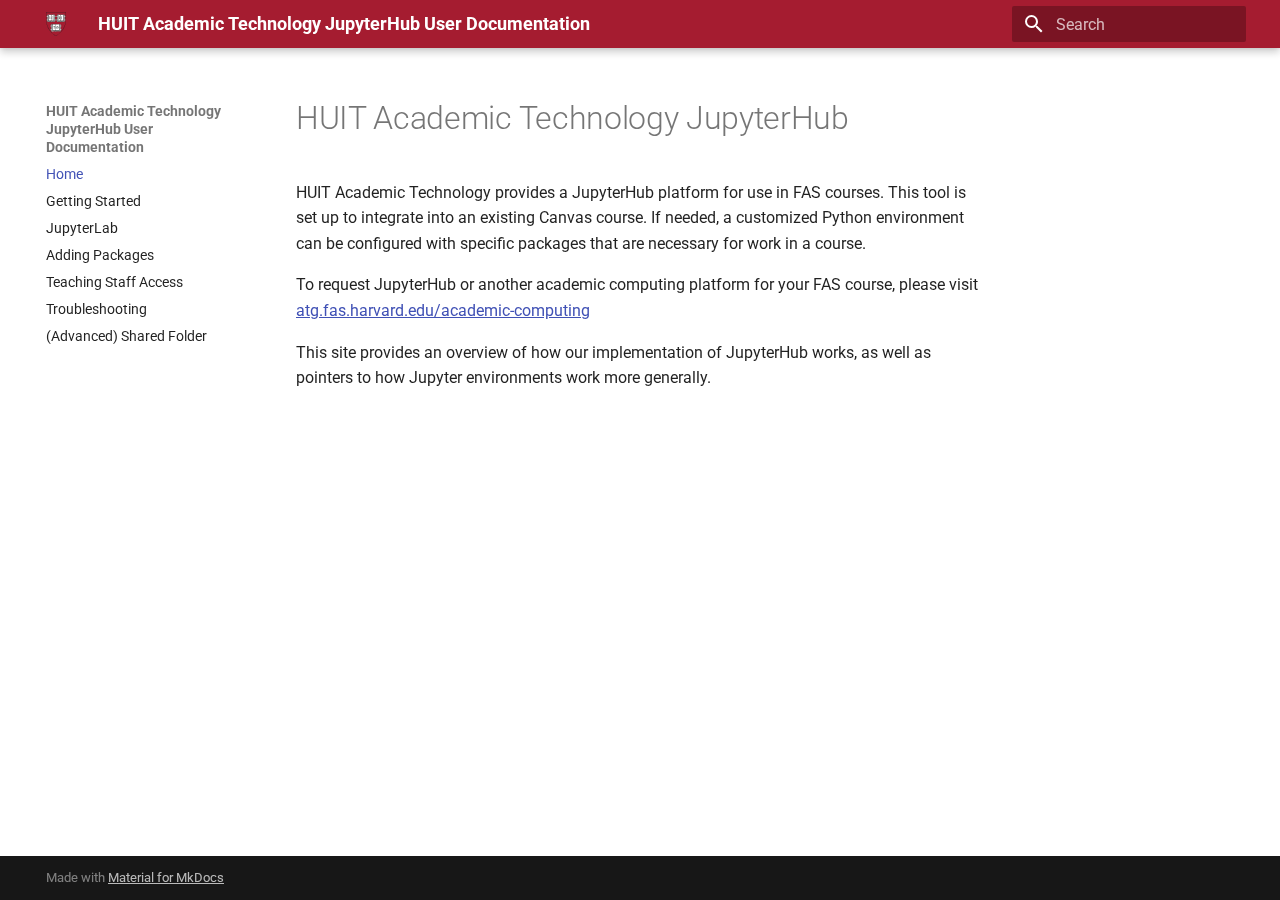
<file: index.html>
<!doctype html>
<html lang="en" class="no-js">
  <head>
    
      <meta charset="utf-8">
      <meta name="viewport" content="width=device-width,initial-scale=1">
      
      
      
      
      
        <link rel="next" href="getting-started/">
      
      <link rel="icon" href="assets/favicon.ico">
      <meta name="generator" content="mkdocs-1.5.2, mkdocs-material-9.1.21">
    
    
      
        <title>HUIT Academic Technology JupyterHub User Documentation</title>
      
    
    
      <link rel="stylesheet" href="assets/stylesheets/main.eebd395e.min.css">
      
        
        <link rel="stylesheet" href="assets/stylesheets/palette.ecc896b0.min.css">
      
      

    
    
    
      
        
        
        <link rel="preconnect" href="https://fonts.gstatic.com" crossorigin>
        <link rel="stylesheet" href="https://fonts.googleapis.com/css?family=Roboto:300,300i,400,400i,700,700i%7CRoboto+Mono:400,400i,700,700i&display=fallback">
        <style>:root{--md-text-font:"Roboto";--md-code-font:"Roboto Mono"}</style>
      
    
    
      <link rel="stylesheet" href="stylesheets/extra.css">
    
    <script>__md_scope=new URL(".",location),__md_hash=e=>[...e].reduce((e,_)=>(e<<5)-e+_.charCodeAt(0),0),__md_get=(e,_=localStorage,t=__md_scope)=>JSON.parse(_.getItem(t.pathname+"."+e)),__md_set=(e,_,t=localStorage,a=__md_scope)=>{try{t.setItem(a.pathname+"."+e,JSON.stringify(_))}catch(e){}}</script>
    
      

    
    
    
  </head>
  
  
    
    
    
    
    
    <body dir="ltr" data-md-color-scheme="harvard" data-md-color-primary="indigo" data-md-color-accent="indigo">
  
    
    
    <input class="md-toggle" data-md-toggle="drawer" type="checkbox" id="__drawer" autocomplete="off">
    <input class="md-toggle" data-md-toggle="search" type="checkbox" id="__search" autocomplete="off">
    <label class="md-overlay" for="__drawer"></label>
    <div data-md-component="skip">
      
        
        <a href="#huit-academic-technology-jupyterhub" class="md-skip">
          Skip to content
        </a>
      
    </div>
    <div data-md-component="announce">
      
    </div>
    
    
      

  

<header class="md-header md-header--shadow" data-md-component="header">
  <nav class="md-header__inner md-grid" aria-label="Header">
    <a href="." title="HUIT Academic Technology JupyterHub User Documentation" class="md-header__button md-logo" aria-label="HUIT Academic Technology JupyterHub User Documentation" data-md-component="logo">
      
  <img src="assets/harvard_shield.svg" alt="logo">

    </a>
    <label class="md-header__button md-icon" for="__drawer">
      <svg xmlns="http://www.w3.org/2000/svg" viewBox="0 0 24 24"><path d="M3 6h18v2H3V6m0 5h18v2H3v-2m0 5h18v2H3v-2Z"/></svg>
    </label>
    <div class="md-header__title" data-md-component="header-title">
      <div class="md-header__ellipsis">
        <div class="md-header__topic">
          <span class="md-ellipsis">
            HUIT Academic Technology JupyterHub User Documentation
          </span>
        </div>
        <div class="md-header__topic" data-md-component="header-topic">
          <span class="md-ellipsis">
            
              Home
            
          </span>
        </div>
      </div>
    </div>
    
      
    
    
    
      <label class="md-header__button md-icon" for="__search">
        <svg xmlns="http://www.w3.org/2000/svg" viewBox="0 0 24 24"><path d="M9.5 3A6.5 6.5 0 0 1 16 9.5c0 1.61-.59 3.09-1.56 4.23l.27.27h.79l5 5-1.5 1.5-5-5v-.79l-.27-.27A6.516 6.516 0 0 1 9.5 16 6.5 6.5 0 0 1 3 9.5 6.5 6.5 0 0 1 9.5 3m0 2C7 5 5 7 5 9.5S7 14 9.5 14 14 12 14 9.5 12 5 9.5 5Z"/></svg>
      </label>
      <div class="md-search" data-md-component="search" role="dialog">
  <label class="md-search__overlay" for="__search"></label>
  <div class="md-search__inner" role="search">
    <form class="md-search__form" name="search">
      <input type="text" class="md-search__input" name="query" aria-label="Search" placeholder="Search" autocapitalize="off" autocorrect="off" autocomplete="off" spellcheck="false" data-md-component="search-query" required>
      <label class="md-search__icon md-icon" for="__search">
        <svg xmlns="http://www.w3.org/2000/svg" viewBox="0 0 24 24"><path d="M9.5 3A6.5 6.5 0 0 1 16 9.5c0 1.61-.59 3.09-1.56 4.23l.27.27h.79l5 5-1.5 1.5-5-5v-.79l-.27-.27A6.516 6.516 0 0 1 9.5 16 6.5 6.5 0 0 1 3 9.5 6.5 6.5 0 0 1 9.5 3m0 2C7 5 5 7 5 9.5S7 14 9.5 14 14 12 14 9.5 12 5 9.5 5Z"/></svg>
        <svg xmlns="http://www.w3.org/2000/svg" viewBox="0 0 24 24"><path d="M20 11v2H8l5.5 5.5-1.42 1.42L4.16 12l7.92-7.92L13.5 5.5 8 11h12Z"/></svg>
      </label>
      <nav class="md-search__options" aria-label="Search">
        
        <button type="reset" class="md-search__icon md-icon" title="Clear" aria-label="Clear" tabindex="-1">
          <svg xmlns="http://www.w3.org/2000/svg" viewBox="0 0 24 24"><path d="M19 6.41 17.59 5 12 10.59 6.41 5 5 6.41 10.59 12 5 17.59 6.41 19 12 13.41 17.59 19 19 17.59 13.41 12 19 6.41Z"/></svg>
        </button>
      </nav>
      
    </form>
    <div class="md-search__output">
      <div class="md-search__scrollwrap" data-md-scrollfix>
        <div class="md-search-result" data-md-component="search-result">
          <div class="md-search-result__meta">
            Initializing search
          </div>
          <ol class="md-search-result__list" role="presentation"></ol>
        </div>
      </div>
    </div>
  </div>
</div>
    
    
  </nav>
  
</header>
    
    <div class="md-container" data-md-component="container">
      
      
        
          
        
      
      <main class="md-main" data-md-component="main">
        <div class="md-main__inner md-grid">
          
            
              
              <div class="md-sidebar md-sidebar--primary" data-md-component="sidebar" data-md-type="navigation" >
                <div class="md-sidebar__scrollwrap">
                  <div class="md-sidebar__inner">
                    


<nav class="md-nav md-nav--primary" aria-label="Navigation" data-md-level="0">
  <label class="md-nav__title" for="__drawer">
    <a href="." title="HUIT Academic Technology JupyterHub User Documentation" class="md-nav__button md-logo" aria-label="HUIT Academic Technology JupyterHub User Documentation" data-md-component="logo">
      
  <img src="assets/harvard_shield.svg" alt="logo">

    </a>
    HUIT Academic Technology JupyterHub User Documentation
  </label>
  
  <ul class="md-nav__list" data-md-scrollfix>
    
      
      
      

  
  
    
  
  
    <li class="md-nav__item md-nav__item--active">
      
      <input class="md-nav__toggle md-toggle" type="checkbox" id="__toc">
      
      
        
      
      
      <a href="." class="md-nav__link md-nav__link--active">
        Home
      </a>
      
    </li>
  

    
      
      
      

  
  
  
    <li class="md-nav__item">
      <a href="getting-started/" class="md-nav__link">
        Getting Started
      </a>
    </li>
  

    
      
      
      

  
  
  
    <li class="md-nav__item">
      <a href="jupyterlab/" class="md-nav__link">
        JupyterLab
      </a>
    </li>
  

    
      
      
      

  
  
  
    <li class="md-nav__item">
      <a href="adding-packages/" class="md-nav__link">
        Adding Packages
      </a>
    </li>
  

    
      
      
      

  
  
  
    <li class="md-nav__item">
      <a href="teaching-staff-access/" class="md-nav__link">
        Teaching Staff Access
      </a>
    </li>
  

    
      
      
      

  
  
  
    <li class="md-nav__item">
      <a href="troubleshooting/" class="md-nav__link">
        Troubleshooting
      </a>
    </li>
  

    
      
      
      

  
  
  
    <li class="md-nav__item">
      <a href="shared-folder/" class="md-nav__link">
        (Advanced) Shared Folder
      </a>
    </li>
  

    
  </ul>
</nav>
                  </div>
                </div>
              </div>
            
            
              
              <div class="md-sidebar md-sidebar--secondary" data-md-component="sidebar" data-md-type="toc" >
                <div class="md-sidebar__scrollwrap">
                  <div class="md-sidebar__inner">
                    

<nav class="md-nav md-nav--secondary" aria-label="Table of contents">
  
  
  
    
  
  
</nav>
                  </div>
                </div>
              </div>
            
          
          
            <div class="md-content" data-md-component="content">
              <article class="md-content__inner md-typeset">
                
                  


<h1 id="huit-academic-technology-jupyterhub">HUIT Academic Technology JupyterHub</h1>
<p>HUIT Academic Technology provides a JupyterHub platform for use in FAS courses. This tool is set up to integrate into an existing Canvas course. If needed, a customized Python environment can be configured with specific packages that are necessary for work in a course.</p>
<p>To request JupyterHub or another academic computing platform for your FAS course, please visit <a href="https://atg.fas.harvard.edu/academic-computing">atg.fas.harvard.edu/academic-computing</a></p>
<p>This site provides an overview of how our implementation of JupyterHub works, as well as pointers to how Jupyter environments work more generally.</p>





                
              </article>
            </div>
          
          
        </div>
        
      </main>
      
        <footer class="md-footer">
  
  <div class="md-footer-meta md-typeset">
    <div class="md-footer-meta__inner md-grid">
      <div class="md-copyright">
  
  
    Made with
    <a href="https://squidfunk.github.io/mkdocs-material/" target="_blank" rel="noopener">
      Material for MkDocs
    </a>
  
</div>
      
    </div>
  </div>
</footer>
      
    </div>
    <div class="md-dialog" data-md-component="dialog">
      <div class="md-dialog__inner md-typeset"></div>
    </div>
    
    <script id="__config" type="application/json">{"base": ".", "features": [], "search": "assets/javascripts/workers/search.74e28a9f.min.js", "translations": {"clipboard.copied": "Copied to clipboard", "clipboard.copy": "Copy to clipboard", "search.result.more.one": "1 more on this page", "search.result.more.other": "# more on this page", "search.result.none": "No matching documents", "search.result.one": "1 matching document", "search.result.other": "# matching documents", "search.result.placeholder": "Type to start searching", "search.result.term.missing": "Missing", "select.version": "Select version"}}</script>
    
    
      <script src="assets/javascripts/bundle.220ee61c.min.js"></script>
      
    
  </body>
</html>
</file>
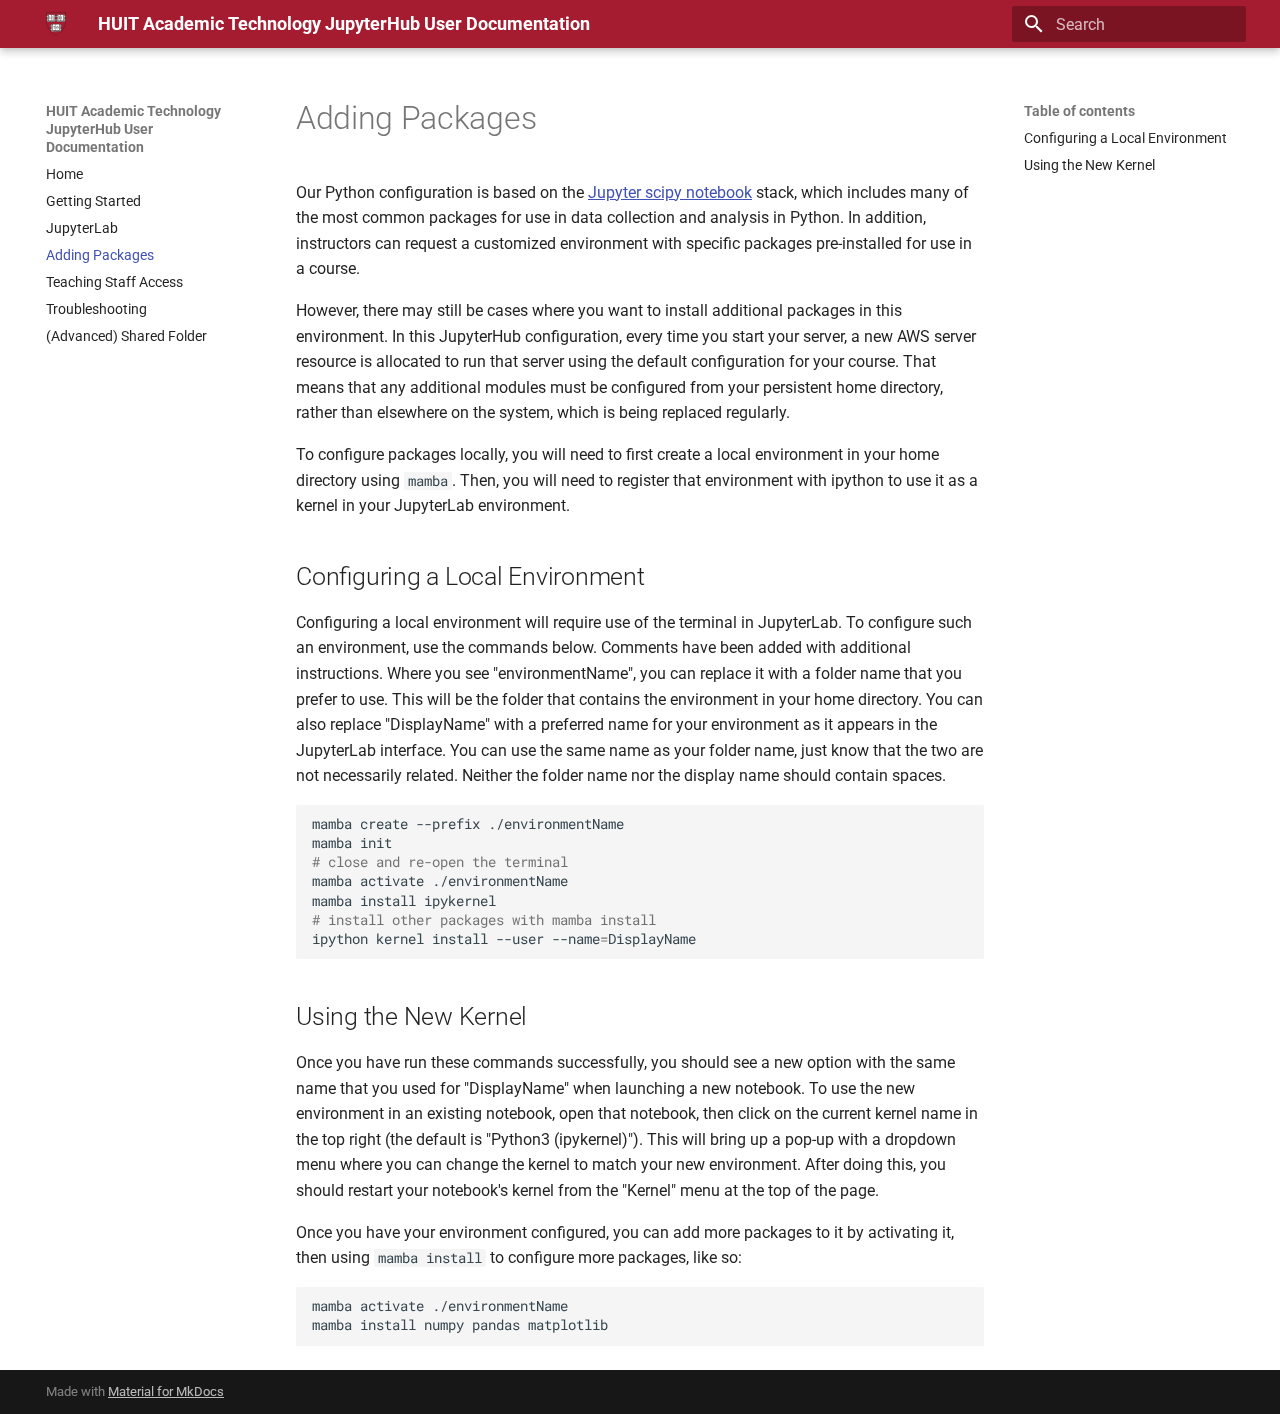
<file: adding-packages/index.html>
<!doctype html>
<html lang="en" class="no-js">
  <head>
    
      <meta charset="utf-8">
      <meta name="viewport" content="width=device-width,initial-scale=1">
      
      
      
      
        <link rel="prev" href="../jupyterlab/">
      
      
        <link rel="next" href="../teaching-staff-access/">
      
      <link rel="icon" href="../assets/favicon.ico">
      <meta name="generator" content="mkdocs-1.5.2, mkdocs-material-9.1.21">
    
    
      
        <title>Adding Packages - HUIT Academic Technology JupyterHub User Documentation</title>
      
    
    
      <link rel="stylesheet" href="../assets/stylesheets/main.eebd395e.min.css">
      
        
        <link rel="stylesheet" href="../assets/stylesheets/palette.ecc896b0.min.css">
      
      

    
    
    
      
        
        
        <link rel="preconnect" href="https://fonts.gstatic.com" crossorigin>
        <link rel="stylesheet" href="https://fonts.googleapis.com/css?family=Roboto:300,300i,400,400i,700,700i%7CRoboto+Mono:400,400i,700,700i&display=fallback">
        <style>:root{--md-text-font:"Roboto";--md-code-font:"Roboto Mono"}</style>
      
    
    
      <link rel="stylesheet" href="../stylesheets/extra.css">
    
    <script>__md_scope=new URL("..",location),__md_hash=e=>[...e].reduce((e,_)=>(e<<5)-e+_.charCodeAt(0),0),__md_get=(e,_=localStorage,t=__md_scope)=>JSON.parse(_.getItem(t.pathname+"."+e)),__md_set=(e,_,t=localStorage,a=__md_scope)=>{try{t.setItem(a.pathname+"."+e,JSON.stringify(_))}catch(e){}}</script>
    
      

    
    
    
  </head>
  
  
    
    
    
    
    
    <body dir="ltr" data-md-color-scheme="harvard" data-md-color-primary="indigo" data-md-color-accent="indigo">
  
    
    
    <input class="md-toggle" data-md-toggle="drawer" type="checkbox" id="__drawer" autocomplete="off">
    <input class="md-toggle" data-md-toggle="search" type="checkbox" id="__search" autocomplete="off">
    <label class="md-overlay" for="__drawer"></label>
    <div data-md-component="skip">
      
        
        <a href="#adding-packages" class="md-skip">
          Skip to content
        </a>
      
    </div>
    <div data-md-component="announce">
      
    </div>
    
    
      

  

<header class="md-header md-header--shadow" data-md-component="header">
  <nav class="md-header__inner md-grid" aria-label="Header">
    <a href=".." title="HUIT Academic Technology JupyterHub User Documentation" class="md-header__button md-logo" aria-label="HUIT Academic Technology JupyterHub User Documentation" data-md-component="logo">
      
  <img src="../assets/harvard_shield.svg" alt="logo">

    </a>
    <label class="md-header__button md-icon" for="__drawer">
      <svg xmlns="http://www.w3.org/2000/svg" viewBox="0 0 24 24"><path d="M3 6h18v2H3V6m0 5h18v2H3v-2m0 5h18v2H3v-2Z"/></svg>
    </label>
    <div class="md-header__title" data-md-component="header-title">
      <div class="md-header__ellipsis">
        <div class="md-header__topic">
          <span class="md-ellipsis">
            HUIT Academic Technology JupyterHub User Documentation
          </span>
        </div>
        <div class="md-header__topic" data-md-component="header-topic">
          <span class="md-ellipsis">
            
              Adding Packages
            
          </span>
        </div>
      </div>
    </div>
    
      
    
    
    
      <label class="md-header__button md-icon" for="__search">
        <svg xmlns="http://www.w3.org/2000/svg" viewBox="0 0 24 24"><path d="M9.5 3A6.5 6.5 0 0 1 16 9.5c0 1.61-.59 3.09-1.56 4.23l.27.27h.79l5 5-1.5 1.5-5-5v-.79l-.27-.27A6.516 6.516 0 0 1 9.5 16 6.5 6.5 0 0 1 3 9.5 6.5 6.5 0 0 1 9.5 3m0 2C7 5 5 7 5 9.5S7 14 9.5 14 14 12 14 9.5 12 5 9.5 5Z"/></svg>
      </label>
      <div class="md-search" data-md-component="search" role="dialog">
  <label class="md-search__overlay" for="__search"></label>
  <div class="md-search__inner" role="search">
    <form class="md-search__form" name="search">
      <input type="text" class="md-search__input" name="query" aria-label="Search" placeholder="Search" autocapitalize="off" autocorrect="off" autocomplete="off" spellcheck="false" data-md-component="search-query" required>
      <label class="md-search__icon md-icon" for="__search">
        <svg xmlns="http://www.w3.org/2000/svg" viewBox="0 0 24 24"><path d="M9.5 3A6.5 6.5 0 0 1 16 9.5c0 1.61-.59 3.09-1.56 4.23l.27.27h.79l5 5-1.5 1.5-5-5v-.79l-.27-.27A6.516 6.516 0 0 1 9.5 16 6.5 6.5 0 0 1 3 9.5 6.5 6.5 0 0 1 9.5 3m0 2C7 5 5 7 5 9.5S7 14 9.5 14 14 12 14 9.5 12 5 9.5 5Z"/></svg>
        <svg xmlns="http://www.w3.org/2000/svg" viewBox="0 0 24 24"><path d="M20 11v2H8l5.5 5.5-1.42 1.42L4.16 12l7.92-7.92L13.5 5.5 8 11h12Z"/></svg>
      </label>
      <nav class="md-search__options" aria-label="Search">
        
        <button type="reset" class="md-search__icon md-icon" title="Clear" aria-label="Clear" tabindex="-1">
          <svg xmlns="http://www.w3.org/2000/svg" viewBox="0 0 24 24"><path d="M19 6.41 17.59 5 12 10.59 6.41 5 5 6.41 10.59 12 5 17.59 6.41 19 12 13.41 17.59 19 19 17.59 13.41 12 19 6.41Z"/></svg>
        </button>
      </nav>
      
    </form>
    <div class="md-search__output">
      <div class="md-search__scrollwrap" data-md-scrollfix>
        <div class="md-search-result" data-md-component="search-result">
          <div class="md-search-result__meta">
            Initializing search
          </div>
          <ol class="md-search-result__list" role="presentation"></ol>
        </div>
      </div>
    </div>
  </div>
</div>
    
    
  </nav>
  
</header>
    
    <div class="md-container" data-md-component="container">
      
      
        
          
        
      
      <main class="md-main" data-md-component="main">
        <div class="md-main__inner md-grid">
          
            
              
              <div class="md-sidebar md-sidebar--primary" data-md-component="sidebar" data-md-type="navigation" >
                <div class="md-sidebar__scrollwrap">
                  <div class="md-sidebar__inner">
                    


<nav class="md-nav md-nav--primary" aria-label="Navigation" data-md-level="0">
  <label class="md-nav__title" for="__drawer">
    <a href=".." title="HUIT Academic Technology JupyterHub User Documentation" class="md-nav__button md-logo" aria-label="HUIT Academic Technology JupyterHub User Documentation" data-md-component="logo">
      
  <img src="../assets/harvard_shield.svg" alt="logo">

    </a>
    HUIT Academic Technology JupyterHub User Documentation
  </label>
  
  <ul class="md-nav__list" data-md-scrollfix>
    
      
      
      

  
  
  
    <li class="md-nav__item">
      <a href=".." class="md-nav__link">
        Home
      </a>
    </li>
  

    
      
      
      

  
  
  
    <li class="md-nav__item">
      <a href="../getting-started/" class="md-nav__link">
        Getting Started
      </a>
    </li>
  

    
      
      
      

  
  
  
    <li class="md-nav__item">
      <a href="../jupyterlab/" class="md-nav__link">
        JupyterLab
      </a>
    </li>
  

    
      
      
      

  
  
    
  
  
    <li class="md-nav__item md-nav__item--active">
      
      <input class="md-nav__toggle md-toggle" type="checkbox" id="__toc">
      
      
        
      
      
        <label class="md-nav__link md-nav__link--active" for="__toc">
          Adding Packages
          <span class="md-nav__icon md-icon"></span>
        </label>
      
      <a href="./" class="md-nav__link md-nav__link--active">
        Adding Packages
      </a>
      
        

<nav class="md-nav md-nav--secondary" aria-label="Table of contents">
  
  
  
    
  
  
    <label class="md-nav__title" for="__toc">
      <span class="md-nav__icon md-icon"></span>
      Table of contents
    </label>
    <ul class="md-nav__list" data-md-component="toc" data-md-scrollfix>
      
        <li class="md-nav__item">
  <a href="#configuring-a-local-environment" class="md-nav__link">
    Configuring a Local Environment
  </a>
  
</li>
      
        <li class="md-nav__item">
  <a href="#using-the-new-kernel" class="md-nav__link">
    Using the New Kernel
  </a>
  
</li>
      
    </ul>
  
</nav>
      
    </li>
  

    
      
      
      

  
  
  
    <li class="md-nav__item">
      <a href="../teaching-staff-access/" class="md-nav__link">
        Teaching Staff Access
      </a>
    </li>
  

    
      
      
      

  
  
  
    <li class="md-nav__item">
      <a href="../troubleshooting/" class="md-nav__link">
        Troubleshooting
      </a>
    </li>
  

    
      
      
      

  
  
  
    <li class="md-nav__item">
      <a href="../shared-folder/" class="md-nav__link">
        (Advanced) Shared Folder
      </a>
    </li>
  

    
  </ul>
</nav>
                  </div>
                </div>
              </div>
            
            
              
              <div class="md-sidebar md-sidebar--secondary" data-md-component="sidebar" data-md-type="toc" >
                <div class="md-sidebar__scrollwrap">
                  <div class="md-sidebar__inner">
                    

<nav class="md-nav md-nav--secondary" aria-label="Table of contents">
  
  
  
    
  
  
    <label class="md-nav__title" for="__toc">
      <span class="md-nav__icon md-icon"></span>
      Table of contents
    </label>
    <ul class="md-nav__list" data-md-component="toc" data-md-scrollfix>
      
        <li class="md-nav__item">
  <a href="#configuring-a-local-environment" class="md-nav__link">
    Configuring a Local Environment
  </a>
  
</li>
      
        <li class="md-nav__item">
  <a href="#using-the-new-kernel" class="md-nav__link">
    Using the New Kernel
  </a>
  
</li>
      
    </ul>
  
</nav>
                  </div>
                </div>
              </div>
            
          
          
            <div class="md-content" data-md-component="content">
              <article class="md-content__inner md-typeset">
                
                  


<h1 id="adding-packages">Adding Packages</h1>
<p>Our Python configuration is based on the <a href="https://jupyter-docker-stacks.readthedocs.io/en/latest/using/selecting.html#jupyter-scipy-notebook">Jupyter scipy notebook</a> stack, which includes many of the most common packages for use in data collection and analysis in Python. In addition, instructors can request a customized environment with specific packages pre-installed for use in a course.</p>
<p>However, there may still be cases where you want to install additional packages in this environment. In this JupyterHub configuration, every time you start your server, a new AWS server resource is allocated to run that server using the default configuration for your course. That means that any additional modules must be configured from your persistent home directory, rather than elsewhere on the system, which is being replaced regularly.</p>
<p>To configure packages locally, you will need to first create a local environment in your home directory using <code>mamba</code>. Then, you will need to register that environment with ipython to use it as a kernel in your JupyterLab environment.</p>
<h2 id="configuring-a-local-environment">Configuring a Local Environment</h2>
<p>Configuring a local environment will require use of the terminal in JupyterLab. To configure such an environment, use the commands below. Comments have been added with additional instructions. Where you see "environmentName", you can replace it with a folder name that you prefer to use. This will be the folder that contains the environment in your home directory. You can also replace "DisplayName" with a preferred name for your environment as it appears in the JupyterLab interface. You can use the same name as your folder name, just know that the two are not necessarily related. Neither the folder name nor the display name should contain spaces.</p>
<div class="highlight"><pre><span></span><code>mamba<span class="w"> </span>create<span class="w"> </span>--prefix<span class="w"> </span>./environmentName
mamba<span class="w"> </span>init
<span class="c1"># close and re-open the terminal</span>
mamba<span class="w"> </span>activate<span class="w"> </span>./environmentName
mamba<span class="w"> </span>install<span class="w"> </span>ipykernel
<span class="c1"># install other packages with mamba install</span>
ipython<span class="w"> </span>kernel<span class="w"> </span>install<span class="w"> </span>--user<span class="w"> </span>--name<span class="o">=</span>DisplayName
</code></pre></div>
<h2 id="using-the-new-kernel">Using the New Kernel</h2>
<p>Once you have run these commands successfully, you should see a new option with the same name that you used for "DisplayName" when launching a new notebook. To use the new environment in an existing notebook, open that notebook, then click on the current kernel name in the top right (the default is "Python3 (ipykernel)"). This will bring up a pop-up with a dropdown menu where you can change the kernel to match your new environment. After doing this, you should restart your notebook's kernel from the "Kernel" menu at the top of the page.</p>
<p>Once you have your environment configured, you can add more packages to it by activating it, then using <code>mamba install</code> to configure more packages, like so:</p>
<div class="highlight"><pre><span></span><code>mamba<span class="w"> </span>activate<span class="w"> </span>./environmentName
mamba<span class="w"> </span>install<span class="w"> </span>numpy<span class="w"> </span>pandas<span class="w"> </span>matplotlib
</code></pre></div>





                
              </article>
            </div>
          
          
        </div>
        
      </main>
      
        <footer class="md-footer">
  
  <div class="md-footer-meta md-typeset">
    <div class="md-footer-meta__inner md-grid">
      <div class="md-copyright">
  
  
    Made with
    <a href="https://squidfunk.github.io/mkdocs-material/" target="_blank" rel="noopener">
      Material for MkDocs
    </a>
  
</div>
      
    </div>
  </div>
</footer>
      
    </div>
    <div class="md-dialog" data-md-component="dialog">
      <div class="md-dialog__inner md-typeset"></div>
    </div>
    
    <script id="__config" type="application/json">{"base": "..", "features": [], "search": "../assets/javascripts/workers/search.74e28a9f.min.js", "translations": {"clipboard.copied": "Copied to clipboard", "clipboard.copy": "Copy to clipboard", "search.result.more.one": "1 more on this page", "search.result.more.other": "# more on this page", "search.result.none": "No matching documents", "search.result.one": "1 matching document", "search.result.other": "# matching documents", "search.result.placeholder": "Type to start searching", "search.result.term.missing": "Missing", "select.version": "Select version"}}</script>
    
    
      <script src="../assets/javascripts/bundle.220ee61c.min.js"></script>
      
    
  </body>
</html>
</file>
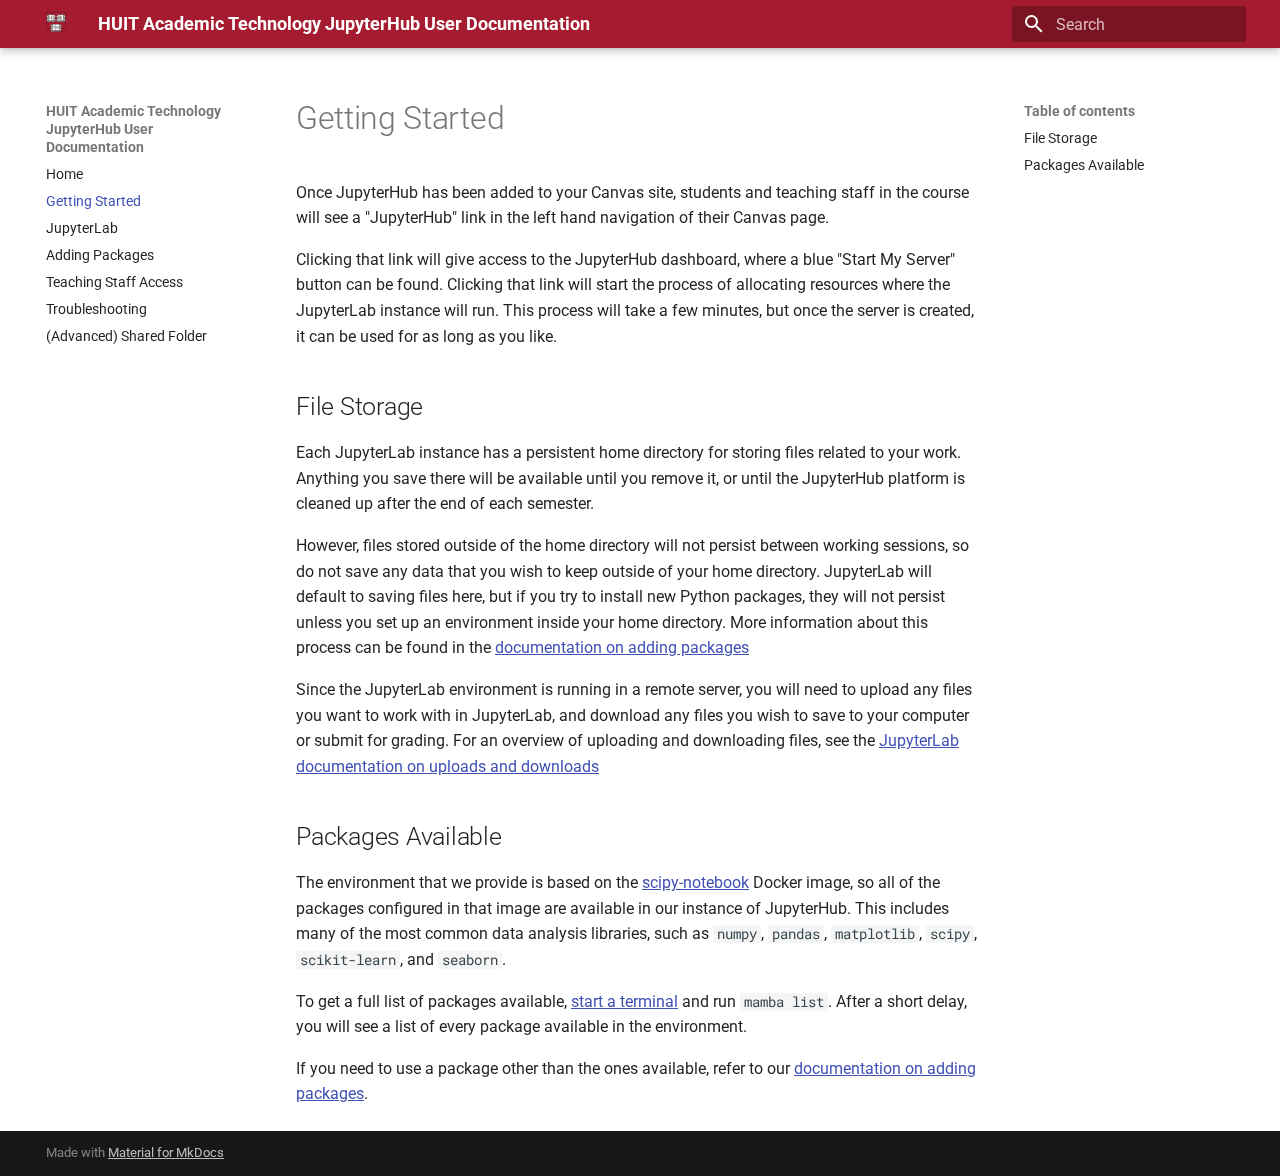
<file: getting-started/index.html>
<!doctype html>
<html lang="en" class="no-js">
  <head>
    
      <meta charset="utf-8">
      <meta name="viewport" content="width=device-width,initial-scale=1">
      
      
      
      
        <link rel="prev" href="..">
      
      
        <link rel="next" href="../jupyterlab/">
      
      <link rel="icon" href="../assets/favicon.ico">
      <meta name="generator" content="mkdocs-1.5.2, mkdocs-material-9.1.21">
    
    
      
        <title>Getting Started - HUIT Academic Technology JupyterHub User Documentation</title>
      
    
    
      <link rel="stylesheet" href="../assets/stylesheets/main.eebd395e.min.css">
      
        
        <link rel="stylesheet" href="../assets/stylesheets/palette.ecc896b0.min.css">
      
      

    
    
    
      
        
        
        <link rel="preconnect" href="https://fonts.gstatic.com" crossorigin>
        <link rel="stylesheet" href="https://fonts.googleapis.com/css?family=Roboto:300,300i,400,400i,700,700i%7CRoboto+Mono:400,400i,700,700i&display=fallback">
        <style>:root{--md-text-font:"Roboto";--md-code-font:"Roboto Mono"}</style>
      
    
    
      <link rel="stylesheet" href="../stylesheets/extra.css">
    
    <script>__md_scope=new URL("..",location),__md_hash=e=>[...e].reduce((e,_)=>(e<<5)-e+_.charCodeAt(0),0),__md_get=(e,_=localStorage,t=__md_scope)=>JSON.parse(_.getItem(t.pathname+"."+e)),__md_set=(e,_,t=localStorage,a=__md_scope)=>{try{t.setItem(a.pathname+"."+e,JSON.stringify(_))}catch(e){}}</script>
    
      

    
    
    
  </head>
  
  
    
    
    
    
    
    <body dir="ltr" data-md-color-scheme="harvard" data-md-color-primary="indigo" data-md-color-accent="indigo">
  
    
    
    <input class="md-toggle" data-md-toggle="drawer" type="checkbox" id="__drawer" autocomplete="off">
    <input class="md-toggle" data-md-toggle="search" type="checkbox" id="__search" autocomplete="off">
    <label class="md-overlay" for="__drawer"></label>
    <div data-md-component="skip">
      
        
        <a href="#getting-started" class="md-skip">
          Skip to content
        </a>
      
    </div>
    <div data-md-component="announce">
      
    </div>
    
    
      

  

<header class="md-header md-header--shadow" data-md-component="header">
  <nav class="md-header__inner md-grid" aria-label="Header">
    <a href=".." title="HUIT Academic Technology JupyterHub User Documentation" class="md-header__button md-logo" aria-label="HUIT Academic Technology JupyterHub User Documentation" data-md-component="logo">
      
  <img src="../assets/harvard_shield.svg" alt="logo">

    </a>
    <label class="md-header__button md-icon" for="__drawer">
      <svg xmlns="http://www.w3.org/2000/svg" viewBox="0 0 24 24"><path d="M3 6h18v2H3V6m0 5h18v2H3v-2m0 5h18v2H3v-2Z"/></svg>
    </label>
    <div class="md-header__title" data-md-component="header-title">
      <div class="md-header__ellipsis">
        <div class="md-header__topic">
          <span class="md-ellipsis">
            HUIT Academic Technology JupyterHub User Documentation
          </span>
        </div>
        <div class="md-header__topic" data-md-component="header-topic">
          <span class="md-ellipsis">
            
              Getting Started
            
          </span>
        </div>
      </div>
    </div>
    
      
    
    
    
      <label class="md-header__button md-icon" for="__search">
        <svg xmlns="http://www.w3.org/2000/svg" viewBox="0 0 24 24"><path d="M9.5 3A6.5 6.5 0 0 1 16 9.5c0 1.61-.59 3.09-1.56 4.23l.27.27h.79l5 5-1.5 1.5-5-5v-.79l-.27-.27A6.516 6.516 0 0 1 9.5 16 6.5 6.5 0 0 1 3 9.5 6.5 6.5 0 0 1 9.5 3m0 2C7 5 5 7 5 9.5S7 14 9.5 14 14 12 14 9.5 12 5 9.5 5Z"/></svg>
      </label>
      <div class="md-search" data-md-component="search" role="dialog">
  <label class="md-search__overlay" for="__search"></label>
  <div class="md-search__inner" role="search">
    <form class="md-search__form" name="search">
      <input type="text" class="md-search__input" name="query" aria-label="Search" placeholder="Search" autocapitalize="off" autocorrect="off" autocomplete="off" spellcheck="false" data-md-component="search-query" required>
      <label class="md-search__icon md-icon" for="__search">
        <svg xmlns="http://www.w3.org/2000/svg" viewBox="0 0 24 24"><path d="M9.5 3A6.5 6.5 0 0 1 16 9.5c0 1.61-.59 3.09-1.56 4.23l.27.27h.79l5 5-1.5 1.5-5-5v-.79l-.27-.27A6.516 6.516 0 0 1 9.5 16 6.5 6.5 0 0 1 3 9.5 6.5 6.5 0 0 1 9.5 3m0 2C7 5 5 7 5 9.5S7 14 9.5 14 14 12 14 9.5 12 5 9.5 5Z"/></svg>
        <svg xmlns="http://www.w3.org/2000/svg" viewBox="0 0 24 24"><path d="M20 11v2H8l5.5 5.5-1.42 1.42L4.16 12l7.92-7.92L13.5 5.5 8 11h12Z"/></svg>
      </label>
      <nav class="md-search__options" aria-label="Search">
        
        <button type="reset" class="md-search__icon md-icon" title="Clear" aria-label="Clear" tabindex="-1">
          <svg xmlns="http://www.w3.org/2000/svg" viewBox="0 0 24 24"><path d="M19 6.41 17.59 5 12 10.59 6.41 5 5 6.41 10.59 12 5 17.59 6.41 19 12 13.41 17.59 19 19 17.59 13.41 12 19 6.41Z"/></svg>
        </button>
      </nav>
      
    </form>
    <div class="md-search__output">
      <div class="md-search__scrollwrap" data-md-scrollfix>
        <div class="md-search-result" data-md-component="search-result">
          <div class="md-search-result__meta">
            Initializing search
          </div>
          <ol class="md-search-result__list" role="presentation"></ol>
        </div>
      </div>
    </div>
  </div>
</div>
    
    
  </nav>
  
</header>
    
    <div class="md-container" data-md-component="container">
      
      
        
          
        
      
      <main class="md-main" data-md-component="main">
        <div class="md-main__inner md-grid">
          
            
              
              <div class="md-sidebar md-sidebar--primary" data-md-component="sidebar" data-md-type="navigation" >
                <div class="md-sidebar__scrollwrap">
                  <div class="md-sidebar__inner">
                    


<nav class="md-nav md-nav--primary" aria-label="Navigation" data-md-level="0">
  <label class="md-nav__title" for="__drawer">
    <a href=".." title="HUIT Academic Technology JupyterHub User Documentation" class="md-nav__button md-logo" aria-label="HUIT Academic Technology JupyterHub User Documentation" data-md-component="logo">
      
  <img src="../assets/harvard_shield.svg" alt="logo">

    </a>
    HUIT Academic Technology JupyterHub User Documentation
  </label>
  
  <ul class="md-nav__list" data-md-scrollfix>
    
      
      
      

  
  
  
    <li class="md-nav__item">
      <a href=".." class="md-nav__link">
        Home
      </a>
    </li>
  

    
      
      
      

  
  
    
  
  
    <li class="md-nav__item md-nav__item--active">
      
      <input class="md-nav__toggle md-toggle" type="checkbox" id="__toc">
      
      
        
      
      
        <label class="md-nav__link md-nav__link--active" for="__toc">
          Getting Started
          <span class="md-nav__icon md-icon"></span>
        </label>
      
      <a href="./" class="md-nav__link md-nav__link--active">
        Getting Started
      </a>
      
        

<nav class="md-nav md-nav--secondary" aria-label="Table of contents">
  
  
  
    
  
  
    <label class="md-nav__title" for="__toc">
      <span class="md-nav__icon md-icon"></span>
      Table of contents
    </label>
    <ul class="md-nav__list" data-md-component="toc" data-md-scrollfix>
      
        <li class="md-nav__item">
  <a href="#file-storage" class="md-nav__link">
    File Storage
  </a>
  
</li>
      
        <li class="md-nav__item">
  <a href="#packages-available" class="md-nav__link">
    Packages Available
  </a>
  
</li>
      
    </ul>
  
</nav>
      
    </li>
  

    
      
      
      

  
  
  
    <li class="md-nav__item">
      <a href="../jupyterlab/" class="md-nav__link">
        JupyterLab
      </a>
    </li>
  

    
      
      
      

  
  
  
    <li class="md-nav__item">
      <a href="../adding-packages/" class="md-nav__link">
        Adding Packages
      </a>
    </li>
  

    
      
      
      

  
  
  
    <li class="md-nav__item">
      <a href="../teaching-staff-access/" class="md-nav__link">
        Teaching Staff Access
      </a>
    </li>
  

    
      
      
      

  
  
  
    <li class="md-nav__item">
      <a href="../troubleshooting/" class="md-nav__link">
        Troubleshooting
      </a>
    </li>
  

    
      
      
      

  
  
  
    <li class="md-nav__item">
      <a href="../shared-folder/" class="md-nav__link">
        (Advanced) Shared Folder
      </a>
    </li>
  

    
  </ul>
</nav>
                  </div>
                </div>
              </div>
            
            
              
              <div class="md-sidebar md-sidebar--secondary" data-md-component="sidebar" data-md-type="toc" >
                <div class="md-sidebar__scrollwrap">
                  <div class="md-sidebar__inner">
                    

<nav class="md-nav md-nav--secondary" aria-label="Table of contents">
  
  
  
    
  
  
    <label class="md-nav__title" for="__toc">
      <span class="md-nav__icon md-icon"></span>
      Table of contents
    </label>
    <ul class="md-nav__list" data-md-component="toc" data-md-scrollfix>
      
        <li class="md-nav__item">
  <a href="#file-storage" class="md-nav__link">
    File Storage
  </a>
  
</li>
      
        <li class="md-nav__item">
  <a href="#packages-available" class="md-nav__link">
    Packages Available
  </a>
  
</li>
      
    </ul>
  
</nav>
                  </div>
                </div>
              </div>
            
          
          
            <div class="md-content" data-md-component="content">
              <article class="md-content__inner md-typeset">
                
                  


<h1 id="getting-started">Getting Started</h1>
<p>Once JupyterHub has been added to your Canvas site, students and teaching staff in the course will see a "JupyterHub" link in the left hand navigation of their Canvas page.</p>
<p>Clicking that link will give access to the JupyterHub dashboard, where a blue "Start My Server" button can be found. Clicking that link will start the process of allocating resources where the JupyterLab instance will run. This process will take a few minutes, but once the server is created, it can be used for as long as you like.</p>
<h2 id="file-storage">File Storage</h2>
<p>Each JupyterLab instance has a persistent home directory for storing files related to your work. Anything you save there will be available until you remove it, or until the JupyterHub platform is cleaned up after the end of each semester.</p>
<p>However, files stored outside of the home directory will not persist between working sessions, so do not save any data that you wish to keep outside of your home directory. JupyterLab will default to saving files here, but if you try to install new Python packages, they will not persist unless you set up an environment inside your home directory. More information about this process can be found in the <a href="../adding-packages/">documentation on adding packages</a></p>
<p>Since the JupyterLab environment is running in a remote server, you will need to upload any files you want to work with in JupyterLab, and download any files you wish to save to your computer or submit for grading. For an overview of uploading and downloading files, see the <a href="https://jupyterlab.readthedocs.io/en/latest/user/files.html#uploading-and-downloading">JupyterLab documentation on uploads and downloads</a></p>
<h2 id="packages-available">Packages Available</h2>
<p>The environment that we provide is based on the <a href="https://jupyter-docker-stacks.readthedocs.io/en/latest/using/selecting.html#jupyter-scipy-notebook">scipy-notebook</a> Docker image, so all of the packages configured in that image are available in our instance of JupyterHub. This includes many of the most common data analysis libraries, such as <code>numpy</code>, <code>pandas</code>, <code>matplotlib</code>, <code>scipy</code>, <code>scikit-learn</code>, and <code>seaborn</code>.</p>
<p>To get a full list of packages available, <a href="https://jupyterlab.readthedocs.io/en/latest/user/terminal.html">start a terminal</a> and run <code>mamba list</code>. After a short delay, you will see a list of every package available in the environment.</p>
<p>If you need to use a package other than the ones available, refer to our <a href="../adding-packages/">documentation on adding packages</a>.</p>





                
              </article>
            </div>
          
          
        </div>
        
      </main>
      
        <footer class="md-footer">
  
  <div class="md-footer-meta md-typeset">
    <div class="md-footer-meta__inner md-grid">
      <div class="md-copyright">
  
  
    Made with
    <a href="https://squidfunk.github.io/mkdocs-material/" target="_blank" rel="noopener">
      Material for MkDocs
    </a>
  
</div>
      
    </div>
  </div>
</footer>
      
    </div>
    <div class="md-dialog" data-md-component="dialog">
      <div class="md-dialog__inner md-typeset"></div>
    </div>
    
    <script id="__config" type="application/json">{"base": "..", "features": [], "search": "../assets/javascripts/workers/search.74e28a9f.min.js", "translations": {"clipboard.copied": "Copied to clipboard", "clipboard.copy": "Copy to clipboard", "search.result.more.one": "1 more on this page", "search.result.more.other": "# more on this page", "search.result.none": "No matching documents", "search.result.one": "1 matching document", "search.result.other": "# matching documents", "search.result.placeholder": "Type to start searching", "search.result.term.missing": "Missing", "select.version": "Select version"}}</script>
    
    
      <script src="../assets/javascripts/bundle.220ee61c.min.js"></script>
      
    
  </body>
</html>
</file>
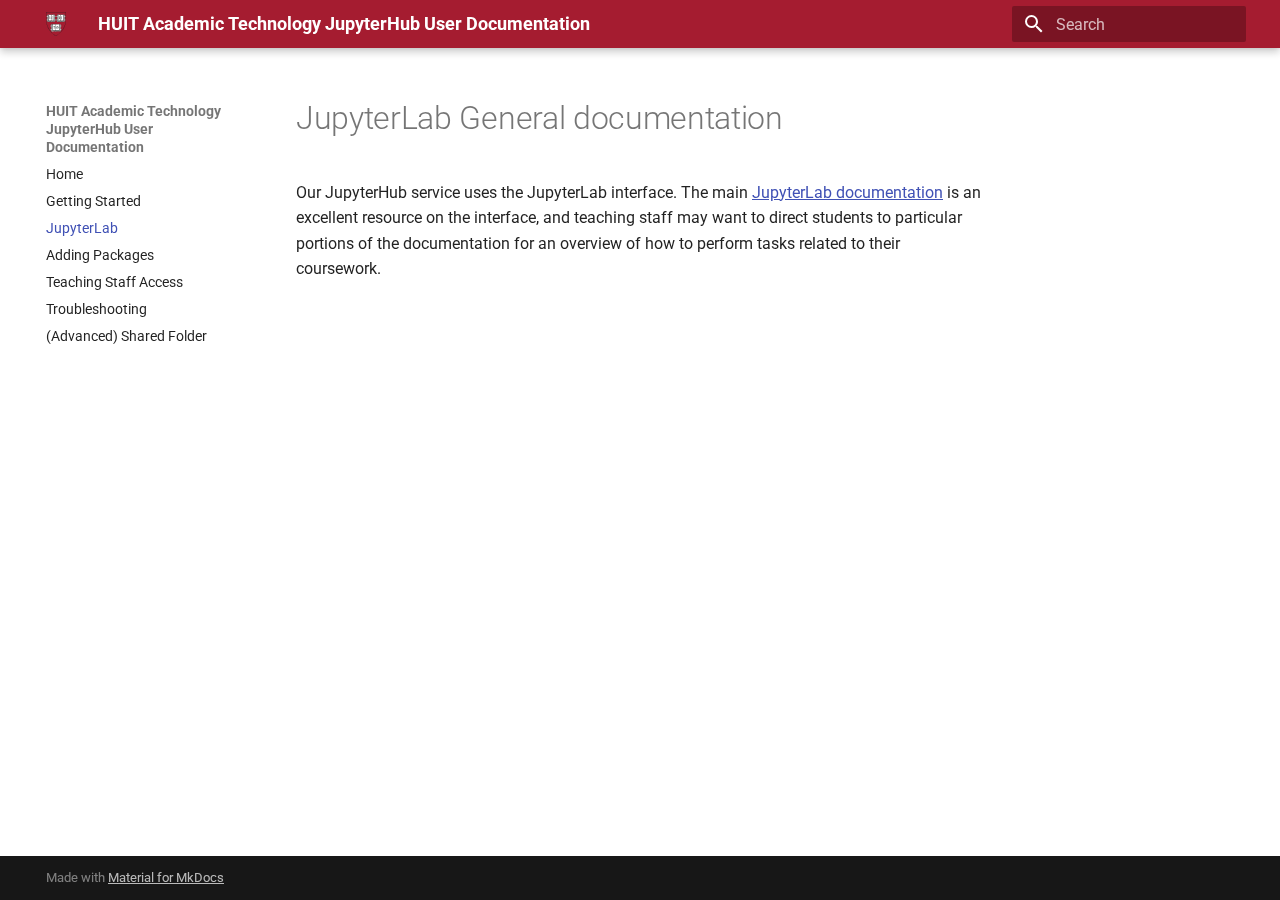
<file: jupyterlab/index.html>
<!doctype html>
<html lang="en" class="no-js">
  <head>
    
      <meta charset="utf-8">
      <meta name="viewport" content="width=device-width,initial-scale=1">
      
      
      
      
        <link rel="prev" href="../getting-started/">
      
      
        <link rel="next" href="../adding-packages/">
      
      <link rel="icon" href="../assets/favicon.ico">
      <meta name="generator" content="mkdocs-1.5.2, mkdocs-material-9.1.21">
    
    
      
        <title>JupyterLab - HUIT Academic Technology JupyterHub User Documentation</title>
      
    
    
      <link rel="stylesheet" href="../assets/stylesheets/main.eebd395e.min.css">
      
        
        <link rel="stylesheet" href="../assets/stylesheets/palette.ecc896b0.min.css">
      
      

    
    
    
      
        
        
        <link rel="preconnect" href="https://fonts.gstatic.com" crossorigin>
        <link rel="stylesheet" href="https://fonts.googleapis.com/css?family=Roboto:300,300i,400,400i,700,700i%7CRoboto+Mono:400,400i,700,700i&display=fallback">
        <style>:root{--md-text-font:"Roboto";--md-code-font:"Roboto Mono"}</style>
      
    
    
      <link rel="stylesheet" href="../stylesheets/extra.css">
    
    <script>__md_scope=new URL("..",location),__md_hash=e=>[...e].reduce((e,_)=>(e<<5)-e+_.charCodeAt(0),0),__md_get=(e,_=localStorage,t=__md_scope)=>JSON.parse(_.getItem(t.pathname+"."+e)),__md_set=(e,_,t=localStorage,a=__md_scope)=>{try{t.setItem(a.pathname+"."+e,JSON.stringify(_))}catch(e){}}</script>
    
      

    
    
    
  </head>
  
  
    
    
    
    
    
    <body dir="ltr" data-md-color-scheme="harvard" data-md-color-primary="indigo" data-md-color-accent="indigo">
  
    
    
    <input class="md-toggle" data-md-toggle="drawer" type="checkbox" id="__drawer" autocomplete="off">
    <input class="md-toggle" data-md-toggle="search" type="checkbox" id="__search" autocomplete="off">
    <label class="md-overlay" for="__drawer"></label>
    <div data-md-component="skip">
      
        
        <a href="#jupyterlab-general-documentation" class="md-skip">
          Skip to content
        </a>
      
    </div>
    <div data-md-component="announce">
      
    </div>
    
    
      

  

<header class="md-header md-header--shadow" data-md-component="header">
  <nav class="md-header__inner md-grid" aria-label="Header">
    <a href=".." title="HUIT Academic Technology JupyterHub User Documentation" class="md-header__button md-logo" aria-label="HUIT Academic Technology JupyterHub User Documentation" data-md-component="logo">
      
  <img src="../assets/harvard_shield.svg" alt="logo">

    </a>
    <label class="md-header__button md-icon" for="__drawer">
      <svg xmlns="http://www.w3.org/2000/svg" viewBox="0 0 24 24"><path d="M3 6h18v2H3V6m0 5h18v2H3v-2m0 5h18v2H3v-2Z"/></svg>
    </label>
    <div class="md-header__title" data-md-component="header-title">
      <div class="md-header__ellipsis">
        <div class="md-header__topic">
          <span class="md-ellipsis">
            HUIT Academic Technology JupyterHub User Documentation
          </span>
        </div>
        <div class="md-header__topic" data-md-component="header-topic">
          <span class="md-ellipsis">
            
              JupyterLab
            
          </span>
        </div>
      </div>
    </div>
    
      
    
    
    
      <label class="md-header__button md-icon" for="__search">
        <svg xmlns="http://www.w3.org/2000/svg" viewBox="0 0 24 24"><path d="M9.5 3A6.5 6.5 0 0 1 16 9.5c0 1.61-.59 3.09-1.56 4.23l.27.27h.79l5 5-1.5 1.5-5-5v-.79l-.27-.27A6.516 6.516 0 0 1 9.5 16 6.5 6.5 0 0 1 3 9.5 6.5 6.5 0 0 1 9.5 3m0 2C7 5 5 7 5 9.5S7 14 9.5 14 14 12 14 9.5 12 5 9.5 5Z"/></svg>
      </label>
      <div class="md-search" data-md-component="search" role="dialog">
  <label class="md-search__overlay" for="__search"></label>
  <div class="md-search__inner" role="search">
    <form class="md-search__form" name="search">
      <input type="text" class="md-search__input" name="query" aria-label="Search" placeholder="Search" autocapitalize="off" autocorrect="off" autocomplete="off" spellcheck="false" data-md-component="search-query" required>
      <label class="md-search__icon md-icon" for="__search">
        <svg xmlns="http://www.w3.org/2000/svg" viewBox="0 0 24 24"><path d="M9.5 3A6.5 6.5 0 0 1 16 9.5c0 1.61-.59 3.09-1.56 4.23l.27.27h.79l5 5-1.5 1.5-5-5v-.79l-.27-.27A6.516 6.516 0 0 1 9.5 16 6.5 6.5 0 0 1 3 9.5 6.5 6.5 0 0 1 9.5 3m0 2C7 5 5 7 5 9.5S7 14 9.5 14 14 12 14 9.5 12 5 9.5 5Z"/></svg>
        <svg xmlns="http://www.w3.org/2000/svg" viewBox="0 0 24 24"><path d="M20 11v2H8l5.5 5.5-1.42 1.42L4.16 12l7.92-7.92L13.5 5.5 8 11h12Z"/></svg>
      </label>
      <nav class="md-search__options" aria-label="Search">
        
        <button type="reset" class="md-search__icon md-icon" title="Clear" aria-label="Clear" tabindex="-1">
          <svg xmlns="http://www.w3.org/2000/svg" viewBox="0 0 24 24"><path d="M19 6.41 17.59 5 12 10.59 6.41 5 5 6.41 10.59 12 5 17.59 6.41 19 12 13.41 17.59 19 19 17.59 13.41 12 19 6.41Z"/></svg>
        </button>
      </nav>
      
    </form>
    <div class="md-search__output">
      <div class="md-search__scrollwrap" data-md-scrollfix>
        <div class="md-search-result" data-md-component="search-result">
          <div class="md-search-result__meta">
            Initializing search
          </div>
          <ol class="md-search-result__list" role="presentation"></ol>
        </div>
      </div>
    </div>
  </div>
</div>
    
    
  </nav>
  
</header>
    
    <div class="md-container" data-md-component="container">
      
      
        
          
        
      
      <main class="md-main" data-md-component="main">
        <div class="md-main__inner md-grid">
          
            
              
              <div class="md-sidebar md-sidebar--primary" data-md-component="sidebar" data-md-type="navigation" >
                <div class="md-sidebar__scrollwrap">
                  <div class="md-sidebar__inner">
                    


<nav class="md-nav md-nav--primary" aria-label="Navigation" data-md-level="0">
  <label class="md-nav__title" for="__drawer">
    <a href=".." title="HUIT Academic Technology JupyterHub User Documentation" class="md-nav__button md-logo" aria-label="HUIT Academic Technology JupyterHub User Documentation" data-md-component="logo">
      
  <img src="../assets/harvard_shield.svg" alt="logo">

    </a>
    HUIT Academic Technology JupyterHub User Documentation
  </label>
  
  <ul class="md-nav__list" data-md-scrollfix>
    
      
      
      

  
  
  
    <li class="md-nav__item">
      <a href=".." class="md-nav__link">
        Home
      </a>
    </li>
  

    
      
      
      

  
  
  
    <li class="md-nav__item">
      <a href="../getting-started/" class="md-nav__link">
        Getting Started
      </a>
    </li>
  

    
      
      
      

  
  
    
  
  
    <li class="md-nav__item md-nav__item--active">
      
      <input class="md-nav__toggle md-toggle" type="checkbox" id="__toc">
      
      
        
      
      
      <a href="./" class="md-nav__link md-nav__link--active">
        JupyterLab
      </a>
      
    </li>
  

    
      
      
      

  
  
  
    <li class="md-nav__item">
      <a href="../adding-packages/" class="md-nav__link">
        Adding Packages
      </a>
    </li>
  

    
      
      
      

  
  
  
    <li class="md-nav__item">
      <a href="../teaching-staff-access/" class="md-nav__link">
        Teaching Staff Access
      </a>
    </li>
  

    
      
      
      

  
  
  
    <li class="md-nav__item">
      <a href="../troubleshooting/" class="md-nav__link">
        Troubleshooting
      </a>
    </li>
  

    
      
      
      

  
  
  
    <li class="md-nav__item">
      <a href="../shared-folder/" class="md-nav__link">
        (Advanced) Shared Folder
      </a>
    </li>
  

    
  </ul>
</nav>
                  </div>
                </div>
              </div>
            
            
              
              <div class="md-sidebar md-sidebar--secondary" data-md-component="sidebar" data-md-type="toc" >
                <div class="md-sidebar__scrollwrap">
                  <div class="md-sidebar__inner">
                    

<nav class="md-nav md-nav--secondary" aria-label="Table of contents">
  
  
  
    
  
  
</nav>
                  </div>
                </div>
              </div>
            
          
          
            <div class="md-content" data-md-component="content">
              <article class="md-content__inner md-typeset">
                
                  


<h1 id="jupyterlab-general-documentation">JupyterLab General documentation</h1>
<p>Our JupyterHub service uses the JupyterLab interface. The main <a href="https://jupyterlab.readthedocs.io/en/latest/">JupyterLab documentation</a> is an excellent resource on the interface, and teaching staff may want to direct students to particular portions of the documentation for an overview of how to perform tasks related to their coursework.</p>





                
              </article>
            </div>
          
          
        </div>
        
      </main>
      
        <footer class="md-footer">
  
  <div class="md-footer-meta md-typeset">
    <div class="md-footer-meta__inner md-grid">
      <div class="md-copyright">
  
  
    Made with
    <a href="https://squidfunk.github.io/mkdocs-material/" target="_blank" rel="noopener">
      Material for MkDocs
    </a>
  
</div>
      
    </div>
  </div>
</footer>
      
    </div>
    <div class="md-dialog" data-md-component="dialog">
      <div class="md-dialog__inner md-typeset"></div>
    </div>
    
    <script id="__config" type="application/json">{"base": "..", "features": [], "search": "../assets/javascripts/workers/search.74e28a9f.min.js", "translations": {"clipboard.copied": "Copied to clipboard", "clipboard.copy": "Copy to clipboard", "search.result.more.one": "1 more on this page", "search.result.more.other": "# more on this page", "search.result.none": "No matching documents", "search.result.one": "1 matching document", "search.result.other": "# matching documents", "search.result.placeholder": "Type to start searching", "search.result.term.missing": "Missing", "select.version": "Select version"}}</script>
    
    
      <script src="../assets/javascripts/bundle.220ee61c.min.js"></script>
      
    
  </body>
</html>
</file>
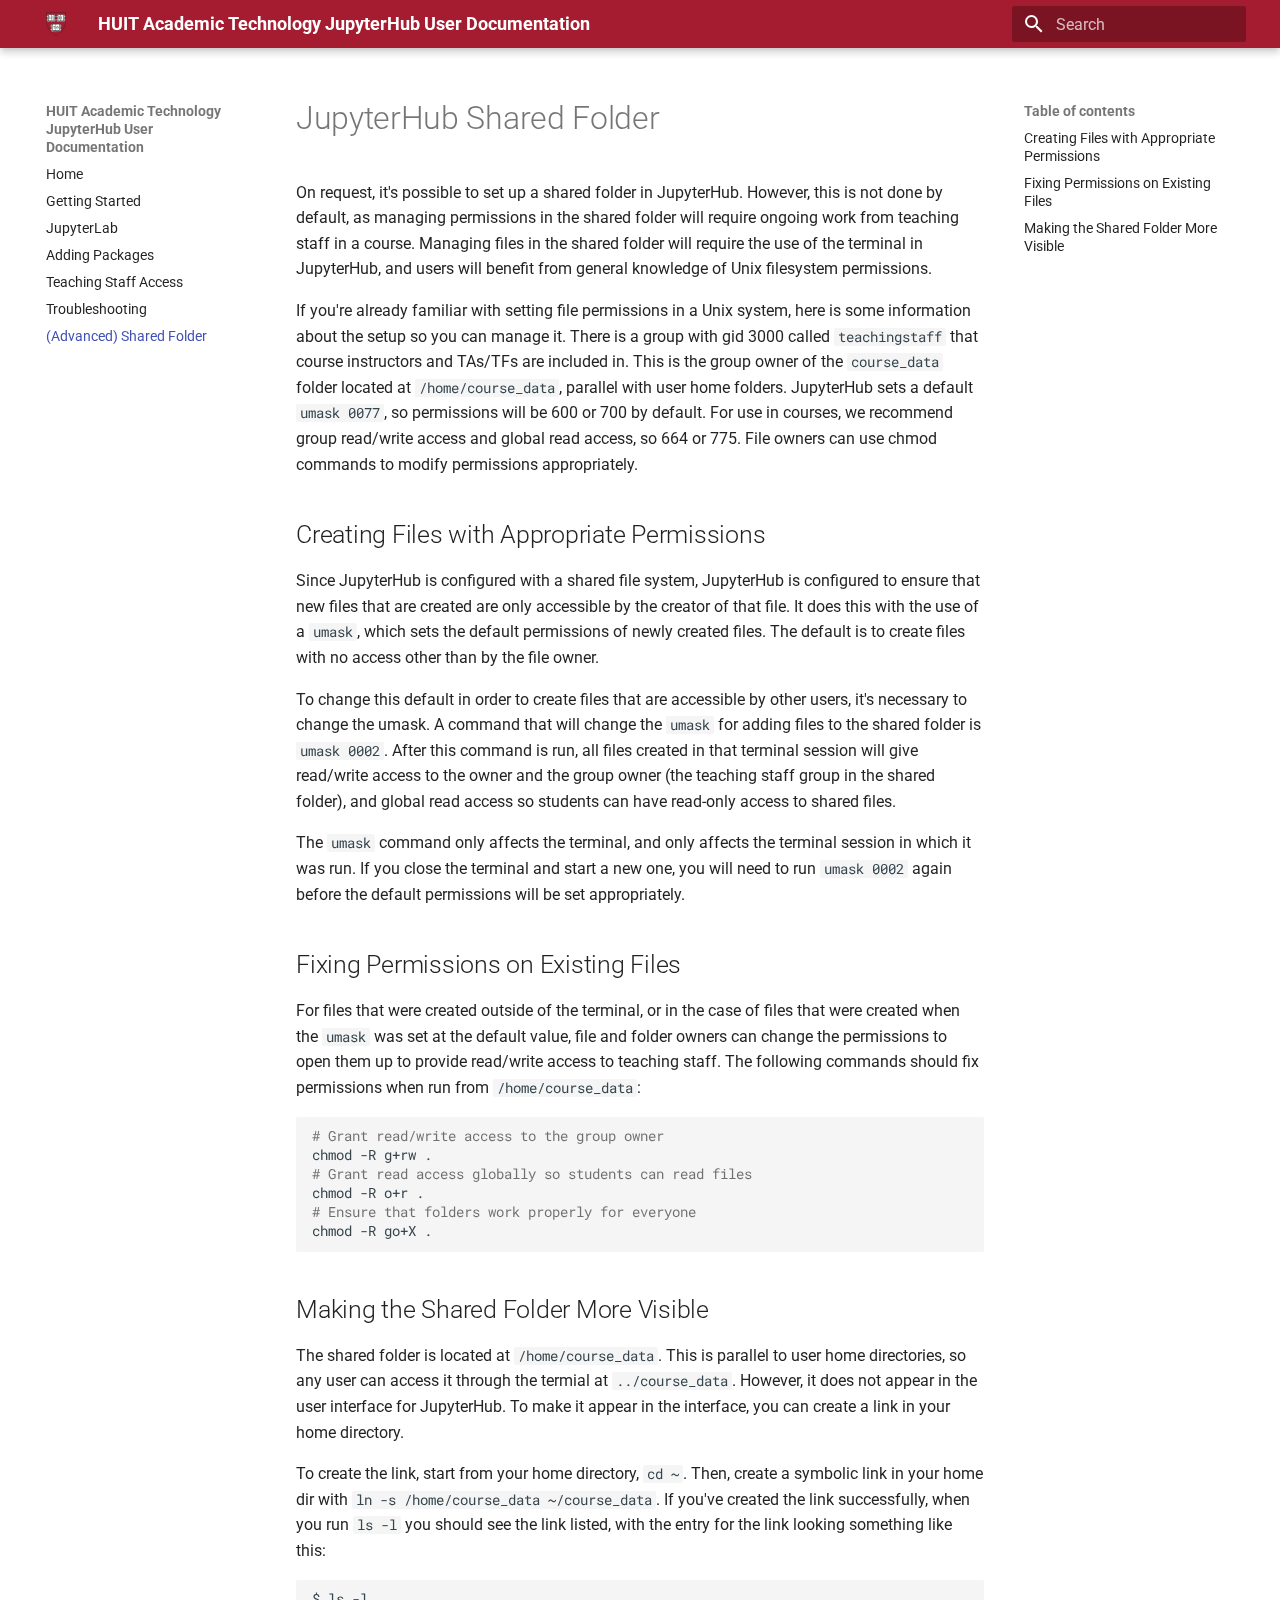
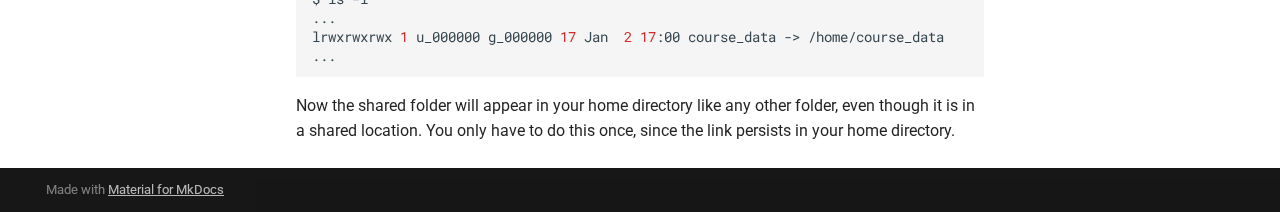
<file: shared-folder/index.html>
<!doctype html>
<html lang="en" class="no-js">
  <head>
    
      <meta charset="utf-8">
      <meta name="viewport" content="width=device-width,initial-scale=1">
      
      
      
      
        <link rel="prev" href="../troubleshooting/">
      
      
      <link rel="icon" href="../assets/favicon.ico">
      <meta name="generator" content="mkdocs-1.5.2, mkdocs-material-9.1.21">
    
    
      
        <title>(Advanced) Shared Folder - HUIT Academic Technology JupyterHub User Documentation</title>
      
    
    
      <link rel="stylesheet" href="../assets/stylesheets/main.eebd395e.min.css">
      
        
        <link rel="stylesheet" href="../assets/stylesheets/palette.ecc896b0.min.css">
      
      

    
    
    
      
        
        
        <link rel="preconnect" href="https://fonts.gstatic.com" crossorigin>
        <link rel="stylesheet" href="https://fonts.googleapis.com/css?family=Roboto:300,300i,400,400i,700,700i%7CRoboto+Mono:400,400i,700,700i&display=fallback">
        <style>:root{--md-text-font:"Roboto";--md-code-font:"Roboto Mono"}</style>
      
    
    
      <link rel="stylesheet" href="../stylesheets/extra.css">
    
    <script>__md_scope=new URL("..",location),__md_hash=e=>[...e].reduce((e,_)=>(e<<5)-e+_.charCodeAt(0),0),__md_get=(e,_=localStorage,t=__md_scope)=>JSON.parse(_.getItem(t.pathname+"."+e)),__md_set=(e,_,t=localStorage,a=__md_scope)=>{try{t.setItem(a.pathname+"."+e,JSON.stringify(_))}catch(e){}}</script>
    
      

    
    
    
  </head>
  
  
    
    
    
    
    
    <body dir="ltr" data-md-color-scheme="harvard" data-md-color-primary="indigo" data-md-color-accent="indigo">
  
    
    
    <input class="md-toggle" data-md-toggle="drawer" type="checkbox" id="__drawer" autocomplete="off">
    <input class="md-toggle" data-md-toggle="search" type="checkbox" id="__search" autocomplete="off">
    <label class="md-overlay" for="__drawer"></label>
    <div data-md-component="skip">
      
        
        <a href="#jupyterhub-shared-folder" class="md-skip">
          Skip to content
        </a>
      
    </div>
    <div data-md-component="announce">
      
    </div>
    
    
      

  

<header class="md-header md-header--shadow" data-md-component="header">
  <nav class="md-header__inner md-grid" aria-label="Header">
    <a href=".." title="HUIT Academic Technology JupyterHub User Documentation" class="md-header__button md-logo" aria-label="HUIT Academic Technology JupyterHub User Documentation" data-md-component="logo">
      
  <img src="../assets/harvard_shield.svg" alt="logo">

    </a>
    <label class="md-header__button md-icon" for="__drawer">
      <svg xmlns="http://www.w3.org/2000/svg" viewBox="0 0 24 24"><path d="M3 6h18v2H3V6m0 5h18v2H3v-2m0 5h18v2H3v-2Z"/></svg>
    </label>
    <div class="md-header__title" data-md-component="header-title">
      <div class="md-header__ellipsis">
        <div class="md-header__topic">
          <span class="md-ellipsis">
            HUIT Academic Technology JupyterHub User Documentation
          </span>
        </div>
        <div class="md-header__topic" data-md-component="header-topic">
          <span class="md-ellipsis">
            
              (Advanced) Shared Folder
            
          </span>
        </div>
      </div>
    </div>
    
      
    
    
    
      <label class="md-header__button md-icon" for="__search">
        <svg xmlns="http://www.w3.org/2000/svg" viewBox="0 0 24 24"><path d="M9.5 3A6.5 6.5 0 0 1 16 9.5c0 1.61-.59 3.09-1.56 4.23l.27.27h.79l5 5-1.5 1.5-5-5v-.79l-.27-.27A6.516 6.516 0 0 1 9.5 16 6.5 6.5 0 0 1 3 9.5 6.5 6.5 0 0 1 9.5 3m0 2C7 5 5 7 5 9.5S7 14 9.5 14 14 12 14 9.5 12 5 9.5 5Z"/></svg>
      </label>
      <div class="md-search" data-md-component="search" role="dialog">
  <label class="md-search__overlay" for="__search"></label>
  <div class="md-search__inner" role="search">
    <form class="md-search__form" name="search">
      <input type="text" class="md-search__input" name="query" aria-label="Search" placeholder="Search" autocapitalize="off" autocorrect="off" autocomplete="off" spellcheck="false" data-md-component="search-query" required>
      <label class="md-search__icon md-icon" for="__search">
        <svg xmlns="http://www.w3.org/2000/svg" viewBox="0 0 24 24"><path d="M9.5 3A6.5 6.5 0 0 1 16 9.5c0 1.61-.59 3.09-1.56 4.23l.27.27h.79l5 5-1.5 1.5-5-5v-.79l-.27-.27A6.516 6.516 0 0 1 9.5 16 6.5 6.5 0 0 1 3 9.5 6.5 6.5 0 0 1 9.5 3m0 2C7 5 5 7 5 9.5S7 14 9.5 14 14 12 14 9.5 12 5 9.5 5Z"/></svg>
        <svg xmlns="http://www.w3.org/2000/svg" viewBox="0 0 24 24"><path d="M20 11v2H8l5.5 5.5-1.42 1.42L4.16 12l7.92-7.92L13.5 5.5 8 11h12Z"/></svg>
      </label>
      <nav class="md-search__options" aria-label="Search">
        
        <button type="reset" class="md-search__icon md-icon" title="Clear" aria-label="Clear" tabindex="-1">
          <svg xmlns="http://www.w3.org/2000/svg" viewBox="0 0 24 24"><path d="M19 6.41 17.59 5 12 10.59 6.41 5 5 6.41 10.59 12 5 17.59 6.41 19 12 13.41 17.59 19 19 17.59 13.41 12 19 6.41Z"/></svg>
        </button>
      </nav>
      
    </form>
    <div class="md-search__output">
      <div class="md-search__scrollwrap" data-md-scrollfix>
        <div class="md-search-result" data-md-component="search-result">
          <div class="md-search-result__meta">
            Initializing search
          </div>
          <ol class="md-search-result__list" role="presentation"></ol>
        </div>
      </div>
    </div>
  </div>
</div>
    
    
  </nav>
  
</header>
    
    <div class="md-container" data-md-component="container">
      
      
        
          
        
      
      <main class="md-main" data-md-component="main">
        <div class="md-main__inner md-grid">
          
            
              
              <div class="md-sidebar md-sidebar--primary" data-md-component="sidebar" data-md-type="navigation" >
                <div class="md-sidebar__scrollwrap">
                  <div class="md-sidebar__inner">
                    


<nav class="md-nav md-nav--primary" aria-label="Navigation" data-md-level="0">
  <label class="md-nav__title" for="__drawer">
    <a href=".." title="HUIT Academic Technology JupyterHub User Documentation" class="md-nav__button md-logo" aria-label="HUIT Academic Technology JupyterHub User Documentation" data-md-component="logo">
      
  <img src="../assets/harvard_shield.svg" alt="logo">

    </a>
    HUIT Academic Technology JupyterHub User Documentation
  </label>
  
  <ul class="md-nav__list" data-md-scrollfix>
    
      
      
      

  
  
  
    <li class="md-nav__item">
      <a href=".." class="md-nav__link">
        Home
      </a>
    </li>
  

    
      
      
      

  
  
  
    <li class="md-nav__item">
      <a href="../getting-started/" class="md-nav__link">
        Getting Started
      </a>
    </li>
  

    
      
      
      

  
  
  
    <li class="md-nav__item">
      <a href="../jupyterlab/" class="md-nav__link">
        JupyterLab
      </a>
    </li>
  

    
      
      
      

  
  
  
    <li class="md-nav__item">
      <a href="../adding-packages/" class="md-nav__link">
        Adding Packages
      </a>
    </li>
  

    
      
      
      

  
  
  
    <li class="md-nav__item">
      <a href="../teaching-staff-access/" class="md-nav__link">
        Teaching Staff Access
      </a>
    </li>
  

    
      
      
      

  
  
  
    <li class="md-nav__item">
      <a href="../troubleshooting/" class="md-nav__link">
        Troubleshooting
      </a>
    </li>
  

    
      
      
      

  
  
    
  
  
    <li class="md-nav__item md-nav__item--active">
      
      <input class="md-nav__toggle md-toggle" type="checkbox" id="__toc">
      
      
        
      
      
        <label class="md-nav__link md-nav__link--active" for="__toc">
          (Advanced) Shared Folder
          <span class="md-nav__icon md-icon"></span>
        </label>
      
      <a href="./" class="md-nav__link md-nav__link--active">
        (Advanced) Shared Folder
      </a>
      
        

<nav class="md-nav md-nav--secondary" aria-label="Table of contents">
  
  
  
    
  
  
    <label class="md-nav__title" for="__toc">
      <span class="md-nav__icon md-icon"></span>
      Table of contents
    </label>
    <ul class="md-nav__list" data-md-component="toc" data-md-scrollfix>
      
        <li class="md-nav__item">
  <a href="#creating-files-with-appropriate-permissions" class="md-nav__link">
    Creating Files with Appropriate Permissions
  </a>
  
</li>
      
        <li class="md-nav__item">
  <a href="#fixing-permissions-on-existing-files" class="md-nav__link">
    Fixing Permissions on Existing Files
  </a>
  
</li>
      
        <li class="md-nav__item">
  <a href="#making-the-shared-folder-more-visible" class="md-nav__link">
    Making the Shared Folder More Visible
  </a>
  
</li>
      
    </ul>
  
</nav>
      
    </li>
  

    
  </ul>
</nav>
                  </div>
                </div>
              </div>
            
            
              
              <div class="md-sidebar md-sidebar--secondary" data-md-component="sidebar" data-md-type="toc" >
                <div class="md-sidebar__scrollwrap">
                  <div class="md-sidebar__inner">
                    

<nav class="md-nav md-nav--secondary" aria-label="Table of contents">
  
  
  
    
  
  
    <label class="md-nav__title" for="__toc">
      <span class="md-nav__icon md-icon"></span>
      Table of contents
    </label>
    <ul class="md-nav__list" data-md-component="toc" data-md-scrollfix>
      
        <li class="md-nav__item">
  <a href="#creating-files-with-appropriate-permissions" class="md-nav__link">
    Creating Files with Appropriate Permissions
  </a>
  
</li>
      
        <li class="md-nav__item">
  <a href="#fixing-permissions-on-existing-files" class="md-nav__link">
    Fixing Permissions on Existing Files
  </a>
  
</li>
      
        <li class="md-nav__item">
  <a href="#making-the-shared-folder-more-visible" class="md-nav__link">
    Making the Shared Folder More Visible
  </a>
  
</li>
      
    </ul>
  
</nav>
                  </div>
                </div>
              </div>
            
          
          
            <div class="md-content" data-md-component="content">
              <article class="md-content__inner md-typeset">
                
                  


<h1 id="jupyterhub-shared-folder">JupyterHub Shared Folder</h1>
<p>On request, it's possible to set up a shared folder in JupyterHub. However, this is not done by default, as managing permissions in the shared folder will require ongoing work from teaching staff in a course. Managing files in the shared folder will require the use of the terminal in JupyterHub, and users will benefit from general knowledge of Unix filesystem permissions.</p>
<p>If you're already familiar with setting file permissions in a Unix system, here is some information about the setup so you can manage it. There is a group with gid 3000 called <code>teachingstaff</code> that course instructors and TAs/TFs are included in. This is the group owner of the <code>course_data</code> folder located at <code>/home/course_data</code>, parallel with user home folders. JupyterHub sets a default <code>umask 0077</code>, so permissions will be 600 or 700 by default. For use in courses, we recommend group read/write access and global read access, so 664 or 775. File owners can use chmod commands to modify permissions appropriately.</p>
<h2 id="creating-files-with-appropriate-permissions">Creating Files with Appropriate Permissions</h2>
<p>Since JupyterHub is configured with a shared file system, JupyterHub is configured to ensure that new files that are created are only accessible by the creator of that file. It does this with the use of a <code>umask</code>, which sets the default permissions of newly created files. The default is to create files with no access other than by the file owner.</p>
<p>To change this default in order to create files that are accessible by other users, it's necessary to change the umask. A command that will change the <code>umask</code> for adding files to the shared folder is <code>umask 0002</code>. After this command is run, all files created in that terminal session will give read/write access to the owner and the group owner (the teaching staff group in the shared folder), and global read access so students can have read-only access to shared files.</p>
<p>The <code>umask</code> command only affects the terminal, and only affects the terminal session in which it was run. If you close the terminal and start a new one, you will need to run <code>umask 0002</code> again before the default permissions will be set appropriately.</p>
<h2 id="fixing-permissions-on-existing-files">Fixing Permissions on Existing Files</h2>
<p>For files that were created outside of the terminal, or in the case of files that were created when the <code>umask</code> was set at the default value, file and folder owners can change the permissions to open them up to provide read/write access to teaching staff. The following commands should fix permissions when run from <code>/home/course_data</code>:</p>
<div class="highlight"><pre><span></span><code><span class="c1"># Grant read/write access to the group owner</span>
chmod<span class="w"> </span>-R<span class="w"> </span>g+rw<span class="w"> </span>.
<span class="c1"># Grant read access globally so students can read files</span>
chmod<span class="w"> </span>-R<span class="w"> </span>o+r<span class="w"> </span>.
<span class="c1"># Ensure that folders work properly for everyone</span>
chmod<span class="w"> </span>-R<span class="w"> </span>go+X<span class="w"> </span>.
</code></pre></div>
<h2 id="making-the-shared-folder-more-visible">Making the Shared Folder More Visible</h2>
<p>The shared folder is located at <code>/home/course_data</code>. This is parallel to user home directories, so any user can access it through the termial at <code>../course_data</code>. However, it does not appear in the user interface for JupyterHub. To make it appear in the interface, you can create a link in your home directory.</p>
<p>To create the link, start from your home directory, <code>cd ~</code>. Then, create a symbolic link in your home dir with <code>ln -s /home/course_data ~/course_data</code>. If you've created the link successfully, when you run <code>ls -l</code> you should see the link listed, with the entry for the link looking something like this:</p>
<div class="highlight"><pre><span></span><code>$<span class="w"> </span>ls<span class="w"> </span>-l
...
lrwxrwxrwx<span class="w"> </span><span class="m">1</span><span class="w"> </span>u_000000<span class="w"> </span>g_000000<span class="w"> </span><span class="m">17</span><span class="w"> </span>Jan<span class="w">  </span><span class="m">2</span><span class="w"> </span><span class="m">17</span>:00<span class="w"> </span>course_data<span class="w"> </span>-&gt;<span class="w"> </span>/home/course_data
...
</code></pre></div>
<p>Now the shared folder will appear in your home directory like any other folder, even though it is in a shared location. You only have to do this once, since the link persists in your home directory.</p>





                
              </article>
            </div>
          
          
        </div>
        
      </main>
      
        <footer class="md-footer">
  
  <div class="md-footer-meta md-typeset">
    <div class="md-footer-meta__inner md-grid">
      <div class="md-copyright">
  
  
    Made with
    <a href="https://squidfunk.github.io/mkdocs-material/" target="_blank" rel="noopener">
      Material for MkDocs
    </a>
  
</div>
      
    </div>
  </div>
</footer>
      
    </div>
    <div class="md-dialog" data-md-component="dialog">
      <div class="md-dialog__inner md-typeset"></div>
    </div>
    
    <script id="__config" type="application/json">{"base": "..", "features": [], "search": "../assets/javascripts/workers/search.74e28a9f.min.js", "translations": {"clipboard.copied": "Copied to clipboard", "clipboard.copy": "Copy to clipboard", "search.result.more.one": "1 more on this page", "search.result.more.other": "# more on this page", "search.result.none": "No matching documents", "search.result.one": "1 matching document", "search.result.other": "# matching documents", "search.result.placeholder": "Type to start searching", "search.result.term.missing": "Missing", "select.version": "Select version"}}</script>
    
    
      <script src="../assets/javascripts/bundle.220ee61c.min.js"></script>
      
    
  </body>
</html>
</file>
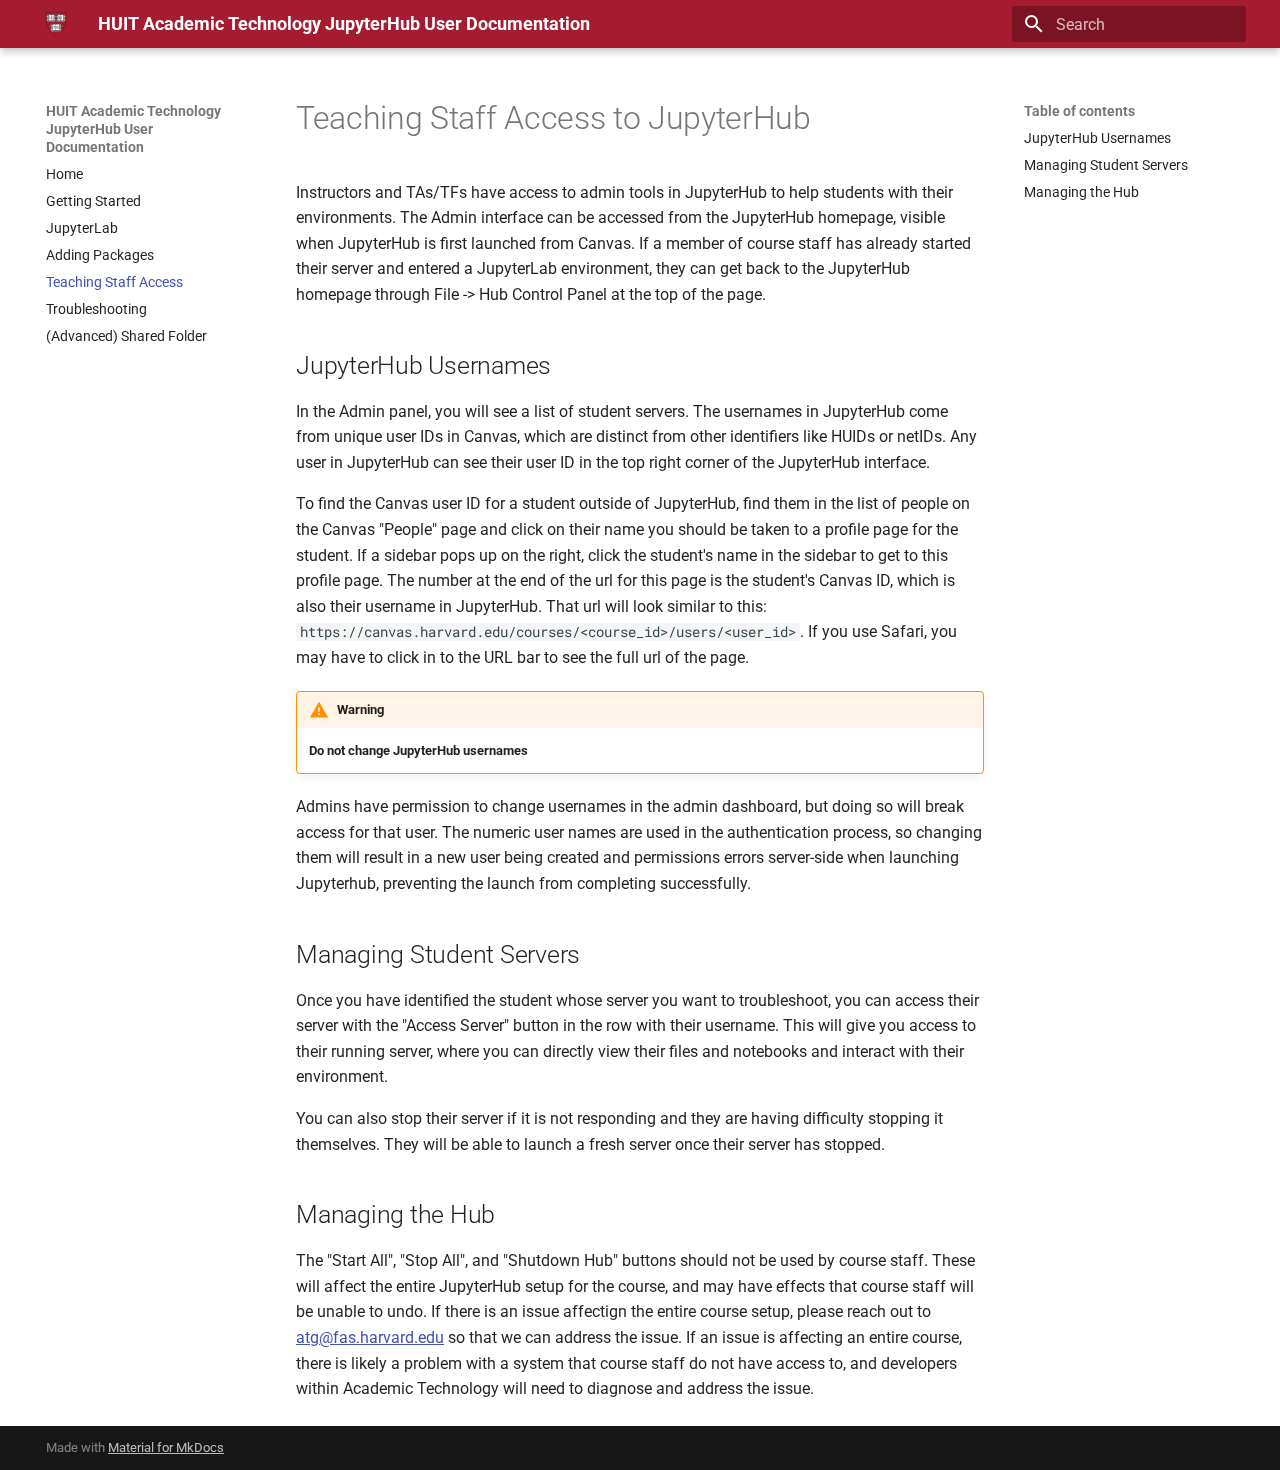
<file: teaching-staff-access/index.html>
<!doctype html>
<html lang="en" class="no-js">
  <head>
    
      <meta charset="utf-8">
      <meta name="viewport" content="width=device-width,initial-scale=1">
      
      
      
      
        <link rel="prev" href="../adding-packages/">
      
      
        <link rel="next" href="../troubleshooting/">
      
      <link rel="icon" href="../assets/favicon.ico">
      <meta name="generator" content="mkdocs-1.5.2, mkdocs-material-9.1.21">
    
    
      
        <title>Teaching Staff Access - HUIT Academic Technology JupyterHub User Documentation</title>
      
    
    
      <link rel="stylesheet" href="../assets/stylesheets/main.eebd395e.min.css">
      
        
        <link rel="stylesheet" href="../assets/stylesheets/palette.ecc896b0.min.css">
      
      

    
    
    
      
        
        
        <link rel="preconnect" href="https://fonts.gstatic.com" crossorigin>
        <link rel="stylesheet" href="https://fonts.googleapis.com/css?family=Roboto:300,300i,400,400i,700,700i%7CRoboto+Mono:400,400i,700,700i&display=fallback">
        <style>:root{--md-text-font:"Roboto";--md-code-font:"Roboto Mono"}</style>
      
    
    
      <link rel="stylesheet" href="../stylesheets/extra.css">
    
    <script>__md_scope=new URL("..",location),__md_hash=e=>[...e].reduce((e,_)=>(e<<5)-e+_.charCodeAt(0),0),__md_get=(e,_=localStorage,t=__md_scope)=>JSON.parse(_.getItem(t.pathname+"."+e)),__md_set=(e,_,t=localStorage,a=__md_scope)=>{try{t.setItem(a.pathname+"."+e,JSON.stringify(_))}catch(e){}}</script>
    
      

    
    
    
  </head>
  
  
    
    
    
    
    
    <body dir="ltr" data-md-color-scheme="harvard" data-md-color-primary="indigo" data-md-color-accent="indigo">
  
    
    
    <input class="md-toggle" data-md-toggle="drawer" type="checkbox" id="__drawer" autocomplete="off">
    <input class="md-toggle" data-md-toggle="search" type="checkbox" id="__search" autocomplete="off">
    <label class="md-overlay" for="__drawer"></label>
    <div data-md-component="skip">
      
        
        <a href="#teaching-staff-access-to-jupyterhub" class="md-skip">
          Skip to content
        </a>
      
    </div>
    <div data-md-component="announce">
      
    </div>
    
    
      

  

<header class="md-header md-header--shadow" data-md-component="header">
  <nav class="md-header__inner md-grid" aria-label="Header">
    <a href=".." title="HUIT Academic Technology JupyterHub User Documentation" class="md-header__button md-logo" aria-label="HUIT Academic Technology JupyterHub User Documentation" data-md-component="logo">
      
  <img src="../assets/harvard_shield.svg" alt="logo">

    </a>
    <label class="md-header__button md-icon" for="__drawer">
      <svg xmlns="http://www.w3.org/2000/svg" viewBox="0 0 24 24"><path d="M3 6h18v2H3V6m0 5h18v2H3v-2m0 5h18v2H3v-2Z"/></svg>
    </label>
    <div class="md-header__title" data-md-component="header-title">
      <div class="md-header__ellipsis">
        <div class="md-header__topic">
          <span class="md-ellipsis">
            HUIT Academic Technology JupyterHub User Documentation
          </span>
        </div>
        <div class="md-header__topic" data-md-component="header-topic">
          <span class="md-ellipsis">
            
              Teaching Staff Access
            
          </span>
        </div>
      </div>
    </div>
    
      
    
    
    
      <label class="md-header__button md-icon" for="__search">
        <svg xmlns="http://www.w3.org/2000/svg" viewBox="0 0 24 24"><path d="M9.5 3A6.5 6.5 0 0 1 16 9.5c0 1.61-.59 3.09-1.56 4.23l.27.27h.79l5 5-1.5 1.5-5-5v-.79l-.27-.27A6.516 6.516 0 0 1 9.5 16 6.5 6.5 0 0 1 3 9.5 6.5 6.5 0 0 1 9.5 3m0 2C7 5 5 7 5 9.5S7 14 9.5 14 14 12 14 9.5 12 5 9.5 5Z"/></svg>
      </label>
      <div class="md-search" data-md-component="search" role="dialog">
  <label class="md-search__overlay" for="__search"></label>
  <div class="md-search__inner" role="search">
    <form class="md-search__form" name="search">
      <input type="text" class="md-search__input" name="query" aria-label="Search" placeholder="Search" autocapitalize="off" autocorrect="off" autocomplete="off" spellcheck="false" data-md-component="search-query" required>
      <label class="md-search__icon md-icon" for="__search">
        <svg xmlns="http://www.w3.org/2000/svg" viewBox="0 0 24 24"><path d="M9.5 3A6.5 6.5 0 0 1 16 9.5c0 1.61-.59 3.09-1.56 4.23l.27.27h.79l5 5-1.5 1.5-5-5v-.79l-.27-.27A6.516 6.516 0 0 1 9.5 16 6.5 6.5 0 0 1 3 9.5 6.5 6.5 0 0 1 9.5 3m0 2C7 5 5 7 5 9.5S7 14 9.5 14 14 12 14 9.5 12 5 9.5 5Z"/></svg>
        <svg xmlns="http://www.w3.org/2000/svg" viewBox="0 0 24 24"><path d="M20 11v2H8l5.5 5.5-1.42 1.42L4.16 12l7.92-7.92L13.5 5.5 8 11h12Z"/></svg>
      </label>
      <nav class="md-search__options" aria-label="Search">
        
        <button type="reset" class="md-search__icon md-icon" title="Clear" aria-label="Clear" tabindex="-1">
          <svg xmlns="http://www.w3.org/2000/svg" viewBox="0 0 24 24"><path d="M19 6.41 17.59 5 12 10.59 6.41 5 5 6.41 10.59 12 5 17.59 6.41 19 12 13.41 17.59 19 19 17.59 13.41 12 19 6.41Z"/></svg>
        </button>
      </nav>
      
    </form>
    <div class="md-search__output">
      <div class="md-search__scrollwrap" data-md-scrollfix>
        <div class="md-search-result" data-md-component="search-result">
          <div class="md-search-result__meta">
            Initializing search
          </div>
          <ol class="md-search-result__list" role="presentation"></ol>
        </div>
      </div>
    </div>
  </div>
</div>
    
    
  </nav>
  
</header>
    
    <div class="md-container" data-md-component="container">
      
      
        
          
        
      
      <main class="md-main" data-md-component="main">
        <div class="md-main__inner md-grid">
          
            
              
              <div class="md-sidebar md-sidebar--primary" data-md-component="sidebar" data-md-type="navigation" >
                <div class="md-sidebar__scrollwrap">
                  <div class="md-sidebar__inner">
                    


<nav class="md-nav md-nav--primary" aria-label="Navigation" data-md-level="0">
  <label class="md-nav__title" for="__drawer">
    <a href=".." title="HUIT Academic Technology JupyterHub User Documentation" class="md-nav__button md-logo" aria-label="HUIT Academic Technology JupyterHub User Documentation" data-md-component="logo">
      
  <img src="../assets/harvard_shield.svg" alt="logo">

    </a>
    HUIT Academic Technology JupyterHub User Documentation
  </label>
  
  <ul class="md-nav__list" data-md-scrollfix>
    
      
      
      

  
  
  
    <li class="md-nav__item">
      <a href=".." class="md-nav__link">
        Home
      </a>
    </li>
  

    
      
      
      

  
  
  
    <li class="md-nav__item">
      <a href="../getting-started/" class="md-nav__link">
        Getting Started
      </a>
    </li>
  

    
      
      
      

  
  
  
    <li class="md-nav__item">
      <a href="../jupyterlab/" class="md-nav__link">
        JupyterLab
      </a>
    </li>
  

    
      
      
      

  
  
  
    <li class="md-nav__item">
      <a href="../adding-packages/" class="md-nav__link">
        Adding Packages
      </a>
    </li>
  

    
      
      
      

  
  
    
  
  
    <li class="md-nav__item md-nav__item--active">
      
      <input class="md-nav__toggle md-toggle" type="checkbox" id="__toc">
      
      
        
      
      
        <label class="md-nav__link md-nav__link--active" for="__toc">
          Teaching Staff Access
          <span class="md-nav__icon md-icon"></span>
        </label>
      
      <a href="./" class="md-nav__link md-nav__link--active">
        Teaching Staff Access
      </a>
      
        

<nav class="md-nav md-nav--secondary" aria-label="Table of contents">
  
  
  
    
  
  
    <label class="md-nav__title" for="__toc">
      <span class="md-nav__icon md-icon"></span>
      Table of contents
    </label>
    <ul class="md-nav__list" data-md-component="toc" data-md-scrollfix>
      
        <li class="md-nav__item">
  <a href="#jupyterhub-usernames" class="md-nav__link">
    JupyterHub Usernames
  </a>
  
</li>
      
        <li class="md-nav__item">
  <a href="#managing-student-servers" class="md-nav__link">
    Managing Student Servers
  </a>
  
</li>
      
        <li class="md-nav__item">
  <a href="#managing-the-hub" class="md-nav__link">
    Managing the Hub
  </a>
  
</li>
      
    </ul>
  
</nav>
      
    </li>
  

    
      
      
      

  
  
  
    <li class="md-nav__item">
      <a href="../troubleshooting/" class="md-nav__link">
        Troubleshooting
      </a>
    </li>
  

    
      
      
      

  
  
  
    <li class="md-nav__item">
      <a href="../shared-folder/" class="md-nav__link">
        (Advanced) Shared Folder
      </a>
    </li>
  

    
  </ul>
</nav>
                  </div>
                </div>
              </div>
            
            
              
              <div class="md-sidebar md-sidebar--secondary" data-md-component="sidebar" data-md-type="toc" >
                <div class="md-sidebar__scrollwrap">
                  <div class="md-sidebar__inner">
                    

<nav class="md-nav md-nav--secondary" aria-label="Table of contents">
  
  
  
    
  
  
    <label class="md-nav__title" for="__toc">
      <span class="md-nav__icon md-icon"></span>
      Table of contents
    </label>
    <ul class="md-nav__list" data-md-component="toc" data-md-scrollfix>
      
        <li class="md-nav__item">
  <a href="#jupyterhub-usernames" class="md-nav__link">
    JupyterHub Usernames
  </a>
  
</li>
      
        <li class="md-nav__item">
  <a href="#managing-student-servers" class="md-nav__link">
    Managing Student Servers
  </a>
  
</li>
      
        <li class="md-nav__item">
  <a href="#managing-the-hub" class="md-nav__link">
    Managing the Hub
  </a>
  
</li>
      
    </ul>
  
</nav>
                  </div>
                </div>
              </div>
            
          
          
            <div class="md-content" data-md-component="content">
              <article class="md-content__inner md-typeset">
                
                  


<h1 id="teaching-staff-access-to-jupyterhub">Teaching Staff Access to JupyterHub</h1>
<p>Instructors and TAs/TFs have access to admin tools in JupyterHub to help students with their environments. The Admin interface can be accessed from the JupyterHub homepage, visible when JupyterHub is first launched from Canvas. If a member of course staff has already started their server and entered a JupyterLab environment, they can get back to the JupyterHub homepage through File -&gt; Hub Control Panel at the top of the page.</p>
<h2 id="jupyterhub-usernames">JupyterHub Usernames</h2>
<p>In the Admin panel, you will see a list of student servers. The usernames in JupyterHub come from unique user IDs in Canvas, which are distinct from other identifiers like HUIDs or netIDs. Any user in JupyterHub can see their user ID in the top right corner of the JupyterHub interface. </p>
<p>To find the Canvas user ID for a student outside of JupyterHub, find them in the list of people on the Canvas "People" page and click on their name you should be taken to a profile page for the student. If a sidebar pops up on the right, click the student's name in the sidebar to get to this profile page. The number at the end of the url for this page is the student's Canvas ID, which is also their username in JupyterHub. That url will look similar to this: <code>https://canvas.harvard.edu/courses/&lt;course_id&gt;/users/&lt;user_id&gt;</code>. If you use Safari, you may have to click in to the URL bar to see the full url of the page.</p>
<div class="admonition warning">
<p class="admonition-title">Warning</p>
<p><strong>Do not change JupyterHub usernames</strong></p>
</div>
<p>Admins have permission to change usernames in the admin dashboard, but doing so will break access for that user. The numeric user names are used in the authentication process, so changing them will result in a new user being created and permissions errors server-side when launching Jupyterhub, preventing the launch from completing successfully.</p>
<h2 id="managing-student-servers">Managing Student Servers</h2>
<p>Once you have identified the student whose server you want to troubleshoot, you can access their server with the "Access Server" button in the row with their username. This will give you access to their running server, where you can directly view their files and notebooks and interact with their environment.</p>
<p>You can also stop their server if it is not responding and they are having difficulty stopping it themselves. They will be able to launch a fresh server once their server has stopped.</p>
<h2 id="managing-the-hub">Managing the Hub</h2>
<p>The "Start All", "Stop All", and "Shutdown Hub" buttons should not be used by course staff. These will affect the entire JupyterHub setup for the course, and may have effects that course staff will be unable to undo. If there is an issue affectign the entire course setup, please reach out to <a href="mailto:atg@fas.harvard.edu">atg@fas.harvard.edu</a> so that we can address the issue. If an issue is affecting an entire course, there is likely a problem with a system that course staff do not have access to, and developers within Academic Technology will need to diagnose and address the issue.</p>





                
              </article>
            </div>
          
          
        </div>
        
      </main>
      
        <footer class="md-footer">
  
  <div class="md-footer-meta md-typeset">
    <div class="md-footer-meta__inner md-grid">
      <div class="md-copyright">
  
  
    Made with
    <a href="https://squidfunk.github.io/mkdocs-material/" target="_blank" rel="noopener">
      Material for MkDocs
    </a>
  
</div>
      
    </div>
  </div>
</footer>
      
    </div>
    <div class="md-dialog" data-md-component="dialog">
      <div class="md-dialog__inner md-typeset"></div>
    </div>
    
    <script id="__config" type="application/json">{"base": "..", "features": [], "search": "../assets/javascripts/workers/search.74e28a9f.min.js", "translations": {"clipboard.copied": "Copied to clipboard", "clipboard.copy": "Copy to clipboard", "search.result.more.one": "1 more on this page", "search.result.more.other": "# more on this page", "search.result.none": "No matching documents", "search.result.one": "1 matching document", "search.result.other": "# matching documents", "search.result.placeholder": "Type to start searching", "search.result.term.missing": "Missing", "select.version": "Select version"}}</script>
    
    
      <script src="../assets/javascripts/bundle.220ee61c.min.js"></script>
      
    
  </body>
</html>
</file>
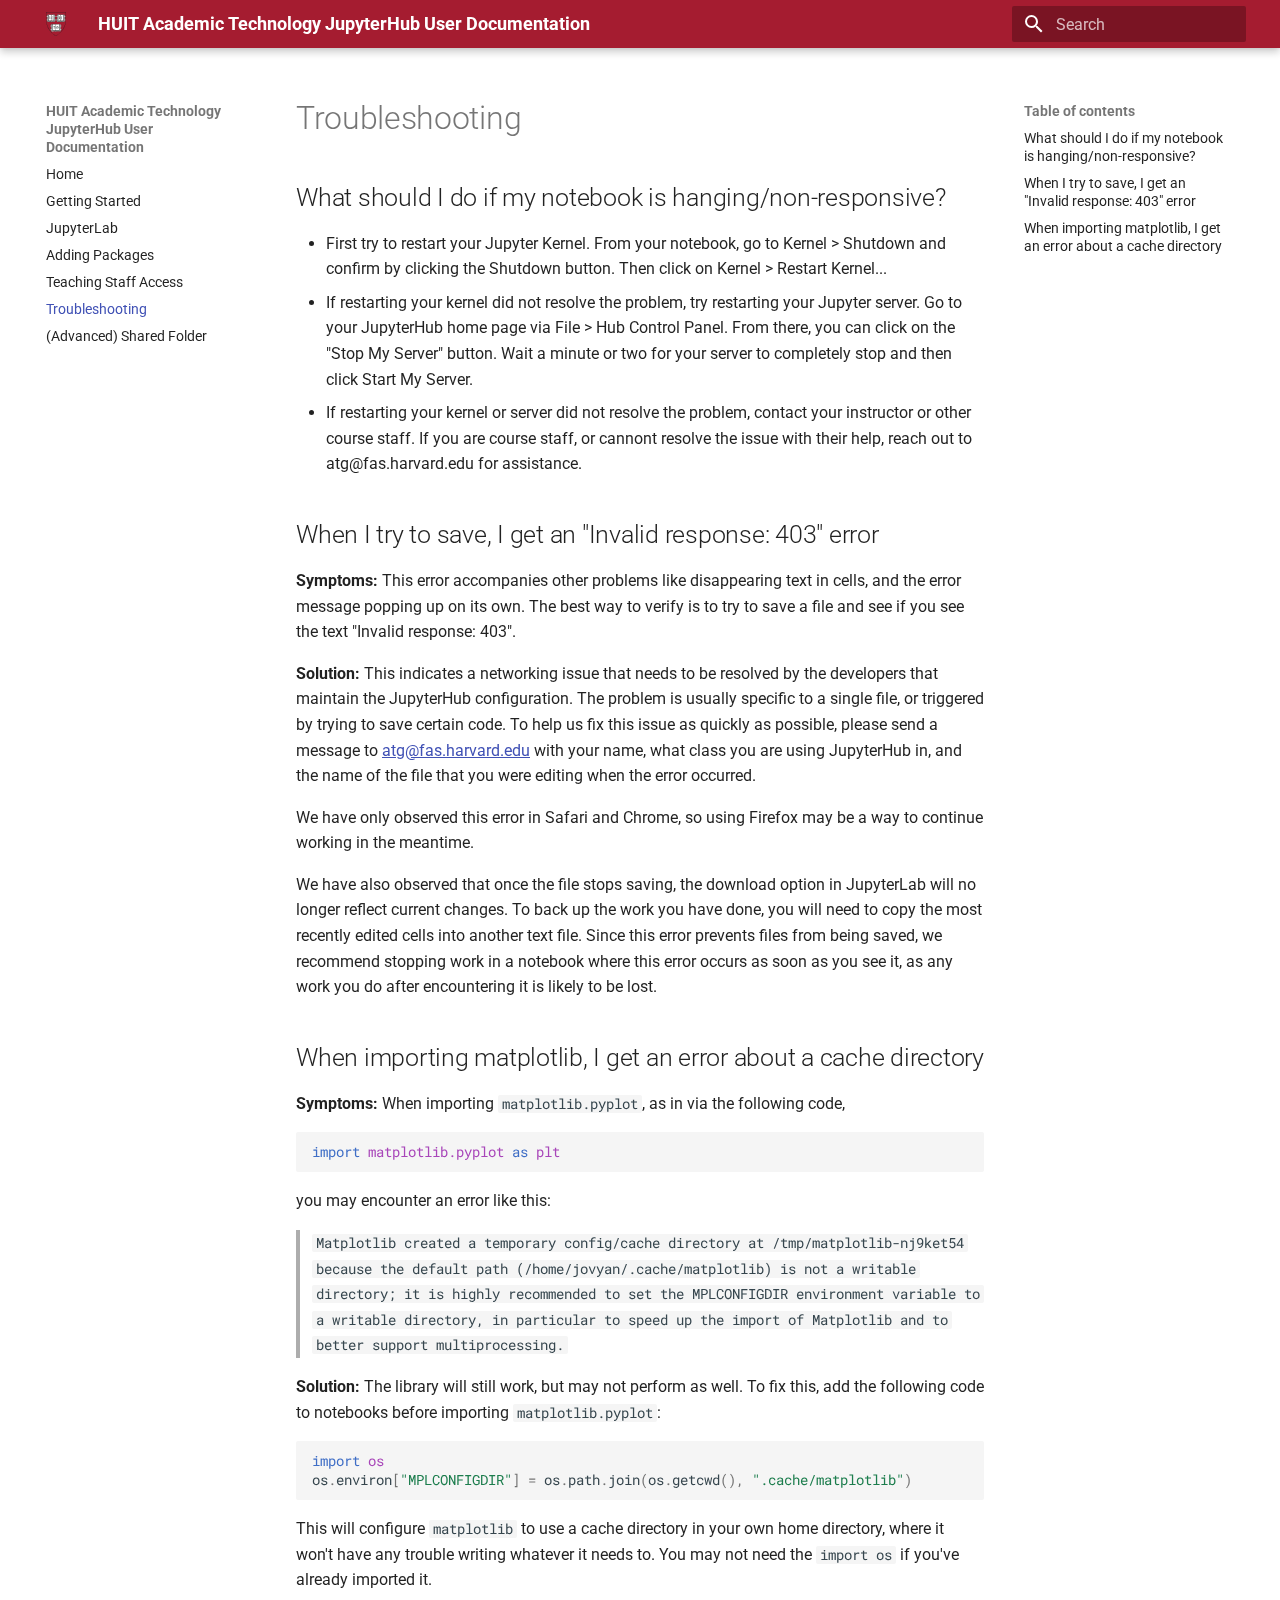
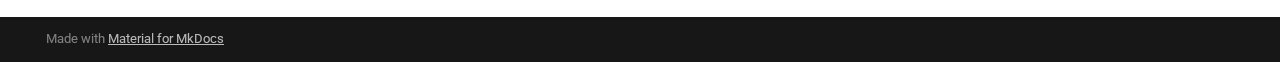
<file: troubleshooting/index.html>
<!doctype html>
<html lang="en" class="no-js">
  <head>
    
      <meta charset="utf-8">
      <meta name="viewport" content="width=device-width,initial-scale=1">
      
      
      
      
        <link rel="prev" href="../teaching-staff-access/">
      
      
        <link rel="next" href="../shared-folder/">
      
      <link rel="icon" href="../assets/favicon.ico">
      <meta name="generator" content="mkdocs-1.5.2, mkdocs-material-9.1.21">
    
    
      
        <title>Troubleshooting - HUIT Academic Technology JupyterHub User Documentation</title>
      
    
    
      <link rel="stylesheet" href="../assets/stylesheets/main.eebd395e.min.css">
      
        
        <link rel="stylesheet" href="../assets/stylesheets/palette.ecc896b0.min.css">
      
      

    
    
    
      
        
        
        <link rel="preconnect" href="https://fonts.gstatic.com" crossorigin>
        <link rel="stylesheet" href="https://fonts.googleapis.com/css?family=Roboto:300,300i,400,400i,700,700i%7CRoboto+Mono:400,400i,700,700i&display=fallback">
        <style>:root{--md-text-font:"Roboto";--md-code-font:"Roboto Mono"}</style>
      
    
    
      <link rel="stylesheet" href="../stylesheets/extra.css">
    
    <script>__md_scope=new URL("..",location),__md_hash=e=>[...e].reduce((e,_)=>(e<<5)-e+_.charCodeAt(0),0),__md_get=(e,_=localStorage,t=__md_scope)=>JSON.parse(_.getItem(t.pathname+"."+e)),__md_set=(e,_,t=localStorage,a=__md_scope)=>{try{t.setItem(a.pathname+"."+e,JSON.stringify(_))}catch(e){}}</script>
    
      

    
    
    
  </head>
  
  
    
    
    
    
    
    <body dir="ltr" data-md-color-scheme="harvard" data-md-color-primary="indigo" data-md-color-accent="indigo">
  
    
    
    <input class="md-toggle" data-md-toggle="drawer" type="checkbox" id="__drawer" autocomplete="off">
    <input class="md-toggle" data-md-toggle="search" type="checkbox" id="__search" autocomplete="off">
    <label class="md-overlay" for="__drawer"></label>
    <div data-md-component="skip">
      
        
        <a href="#troubleshooting" class="md-skip">
          Skip to content
        </a>
      
    </div>
    <div data-md-component="announce">
      
    </div>
    
    
      

  

<header class="md-header md-header--shadow" data-md-component="header">
  <nav class="md-header__inner md-grid" aria-label="Header">
    <a href=".." title="HUIT Academic Technology JupyterHub User Documentation" class="md-header__button md-logo" aria-label="HUIT Academic Technology JupyterHub User Documentation" data-md-component="logo">
      
  <img src="../assets/harvard_shield.svg" alt="logo">

    </a>
    <label class="md-header__button md-icon" for="__drawer">
      <svg xmlns="http://www.w3.org/2000/svg" viewBox="0 0 24 24"><path d="M3 6h18v2H3V6m0 5h18v2H3v-2m0 5h18v2H3v-2Z"/></svg>
    </label>
    <div class="md-header__title" data-md-component="header-title">
      <div class="md-header__ellipsis">
        <div class="md-header__topic">
          <span class="md-ellipsis">
            HUIT Academic Technology JupyterHub User Documentation
          </span>
        </div>
        <div class="md-header__topic" data-md-component="header-topic">
          <span class="md-ellipsis">
            
              Troubleshooting
            
          </span>
        </div>
      </div>
    </div>
    
      
    
    
    
      <label class="md-header__button md-icon" for="__search">
        <svg xmlns="http://www.w3.org/2000/svg" viewBox="0 0 24 24"><path d="M9.5 3A6.5 6.5 0 0 1 16 9.5c0 1.61-.59 3.09-1.56 4.23l.27.27h.79l5 5-1.5 1.5-5-5v-.79l-.27-.27A6.516 6.516 0 0 1 9.5 16 6.5 6.5 0 0 1 3 9.5 6.5 6.5 0 0 1 9.5 3m0 2C7 5 5 7 5 9.5S7 14 9.5 14 14 12 14 9.5 12 5 9.5 5Z"/></svg>
      </label>
      <div class="md-search" data-md-component="search" role="dialog">
  <label class="md-search__overlay" for="__search"></label>
  <div class="md-search__inner" role="search">
    <form class="md-search__form" name="search">
      <input type="text" class="md-search__input" name="query" aria-label="Search" placeholder="Search" autocapitalize="off" autocorrect="off" autocomplete="off" spellcheck="false" data-md-component="search-query" required>
      <label class="md-search__icon md-icon" for="__search">
        <svg xmlns="http://www.w3.org/2000/svg" viewBox="0 0 24 24"><path d="M9.5 3A6.5 6.5 0 0 1 16 9.5c0 1.61-.59 3.09-1.56 4.23l.27.27h.79l5 5-1.5 1.5-5-5v-.79l-.27-.27A6.516 6.516 0 0 1 9.5 16 6.5 6.5 0 0 1 3 9.5 6.5 6.5 0 0 1 9.5 3m0 2C7 5 5 7 5 9.5S7 14 9.5 14 14 12 14 9.5 12 5 9.5 5Z"/></svg>
        <svg xmlns="http://www.w3.org/2000/svg" viewBox="0 0 24 24"><path d="M20 11v2H8l5.5 5.5-1.42 1.42L4.16 12l7.92-7.92L13.5 5.5 8 11h12Z"/></svg>
      </label>
      <nav class="md-search__options" aria-label="Search">
        
        <button type="reset" class="md-search__icon md-icon" title="Clear" aria-label="Clear" tabindex="-1">
          <svg xmlns="http://www.w3.org/2000/svg" viewBox="0 0 24 24"><path d="M19 6.41 17.59 5 12 10.59 6.41 5 5 6.41 10.59 12 5 17.59 6.41 19 12 13.41 17.59 19 19 17.59 13.41 12 19 6.41Z"/></svg>
        </button>
      </nav>
      
    </form>
    <div class="md-search__output">
      <div class="md-search__scrollwrap" data-md-scrollfix>
        <div class="md-search-result" data-md-component="search-result">
          <div class="md-search-result__meta">
            Initializing search
          </div>
          <ol class="md-search-result__list" role="presentation"></ol>
        </div>
      </div>
    </div>
  </div>
</div>
    
    
  </nav>
  
</header>
    
    <div class="md-container" data-md-component="container">
      
      
        
          
        
      
      <main class="md-main" data-md-component="main">
        <div class="md-main__inner md-grid">
          
            
              
              <div class="md-sidebar md-sidebar--primary" data-md-component="sidebar" data-md-type="navigation" >
                <div class="md-sidebar__scrollwrap">
                  <div class="md-sidebar__inner">
                    


<nav class="md-nav md-nav--primary" aria-label="Navigation" data-md-level="0">
  <label class="md-nav__title" for="__drawer">
    <a href=".." title="HUIT Academic Technology JupyterHub User Documentation" class="md-nav__button md-logo" aria-label="HUIT Academic Technology JupyterHub User Documentation" data-md-component="logo">
      
  <img src="../assets/harvard_shield.svg" alt="logo">

    </a>
    HUIT Academic Technology JupyterHub User Documentation
  </label>
  
  <ul class="md-nav__list" data-md-scrollfix>
    
      
      
      

  
  
  
    <li class="md-nav__item">
      <a href=".." class="md-nav__link">
        Home
      </a>
    </li>
  

    
      
      
      

  
  
  
    <li class="md-nav__item">
      <a href="../getting-started/" class="md-nav__link">
        Getting Started
      </a>
    </li>
  

    
      
      
      

  
  
  
    <li class="md-nav__item">
      <a href="../jupyterlab/" class="md-nav__link">
        JupyterLab
      </a>
    </li>
  

    
      
      
      

  
  
  
    <li class="md-nav__item">
      <a href="../adding-packages/" class="md-nav__link">
        Adding Packages
      </a>
    </li>
  

    
      
      
      

  
  
  
    <li class="md-nav__item">
      <a href="../teaching-staff-access/" class="md-nav__link">
        Teaching Staff Access
      </a>
    </li>
  

    
      
      
      

  
  
    
  
  
    <li class="md-nav__item md-nav__item--active">
      
      <input class="md-nav__toggle md-toggle" type="checkbox" id="__toc">
      
      
        
      
      
        <label class="md-nav__link md-nav__link--active" for="__toc">
          Troubleshooting
          <span class="md-nav__icon md-icon"></span>
        </label>
      
      <a href="./" class="md-nav__link md-nav__link--active">
        Troubleshooting
      </a>
      
        

<nav class="md-nav md-nav--secondary" aria-label="Table of contents">
  
  
  
    
  
  
    <label class="md-nav__title" for="__toc">
      <span class="md-nav__icon md-icon"></span>
      Table of contents
    </label>
    <ul class="md-nav__list" data-md-component="toc" data-md-scrollfix>
      
        <li class="md-nav__item">
  <a href="#what-should-i-do-if-my-notebook-is-hangingnon-responsive" class="md-nav__link">
    What should I do if my notebook is hanging/non-responsive?
  </a>
  
</li>
      
        <li class="md-nav__item">
  <a href="#when-i-try-to-save-i-get-an-invalid-response-403-error" class="md-nav__link">
    When I try to save, I get an "Invalid response: 403" error
  </a>
  
</li>
      
        <li class="md-nav__item">
  <a href="#when-importing-matplotlib-i-get-an-error-about-a-cache-directory" class="md-nav__link">
    When importing matplotlib, I get an error about a cache directory
  </a>
  
</li>
      
    </ul>
  
</nav>
      
    </li>
  

    
      
      
      

  
  
  
    <li class="md-nav__item">
      <a href="../shared-folder/" class="md-nav__link">
        (Advanced) Shared Folder
      </a>
    </li>
  

    
  </ul>
</nav>
                  </div>
                </div>
              </div>
            
            
              
              <div class="md-sidebar md-sidebar--secondary" data-md-component="sidebar" data-md-type="toc" >
                <div class="md-sidebar__scrollwrap">
                  <div class="md-sidebar__inner">
                    

<nav class="md-nav md-nav--secondary" aria-label="Table of contents">
  
  
  
    
  
  
    <label class="md-nav__title" for="__toc">
      <span class="md-nav__icon md-icon"></span>
      Table of contents
    </label>
    <ul class="md-nav__list" data-md-component="toc" data-md-scrollfix>
      
        <li class="md-nav__item">
  <a href="#what-should-i-do-if-my-notebook-is-hangingnon-responsive" class="md-nav__link">
    What should I do if my notebook is hanging/non-responsive?
  </a>
  
</li>
      
        <li class="md-nav__item">
  <a href="#when-i-try-to-save-i-get-an-invalid-response-403-error" class="md-nav__link">
    When I try to save, I get an "Invalid response: 403" error
  </a>
  
</li>
      
        <li class="md-nav__item">
  <a href="#when-importing-matplotlib-i-get-an-error-about-a-cache-directory" class="md-nav__link">
    When importing matplotlib, I get an error about a cache directory
  </a>
  
</li>
      
    </ul>
  
</nav>
                  </div>
                </div>
              </div>
            
          
          
            <div class="md-content" data-md-component="content">
              <article class="md-content__inner md-typeset">
                
                  


<h1 id="troubleshooting">Troubleshooting</h1>
<h2 id="what-should-i-do-if-my-notebook-is-hangingnon-responsive">What should I do if my notebook is hanging/non-responsive?</h2>
<ul>
<li>First try to restart your Jupyter Kernel. From your notebook, go to Kernel &gt; Shutdown and confirm by clicking the Shutdown button. Then click on Kernel &gt; Restart Kernel...</li>
<li>If restarting your kernel did not resolve the problem, try restarting your Jupyter server. Go to your JupyterHub home page via File &gt; Hub Control Panel. From there, you can click on the "Stop My Server" button. Wait a minute or two for your server to completely stop and then click Start My Server.</li>
<li>If restarting your kernel or server did not resolve the problem, contact your instructor or other course staff. If you are course staff, or cannont resolve the issue with their help, reach out to atg@fas.harvard.edu for assistance.</li>
</ul>
<h2 id="when-i-try-to-save-i-get-an-invalid-response-403-error">When I try to save, I get an "Invalid response: 403" error</h2>
<p><strong>Symptoms:</strong> This error accompanies other problems like disappearing text in cells, and the error message popping up on its own. The best way to verify is to try to save a file and see if you see the text "Invalid response: 403".</p>
<p><strong>Solution:</strong> This indicates a networking issue that needs to be resolved by the developers that maintain the JupyterHub configuration. The problem is usually specific to a single file, or triggered by trying to save certain code. To help us fix this issue as quickly as possible, please send a message to <a href="mailto:atg@fas.harvard.edu">atg@fas.harvard.edu</a> with your name, what class you are using JupyterHub in, and the name of the file that you were editing when the error occurred.</p>
<p>We have only observed this error in Safari and Chrome, so using Firefox may be a way to continue working in the meantime.</p>
<p>We have also observed that once the file stops saving, the download option in JupyterLab will no longer reflect current changes. To back up the work you have done, you will need to copy the most recently edited cells into another text file. Since this error prevents files from being saved, we recommend stopping work in a notebook where this error occurs as soon as you see it, as any work you do after encountering it is likely to be lost.</p>
<h2 id="when-importing-matplotlib-i-get-an-error-about-a-cache-directory">When importing matplotlib, I get an error about a cache directory</h2>
<p><strong>Symptoms:</strong> When importing <code>matplotlib.pyplot</code>, as in via the following code,</p>
<div class="highlight"><pre><span></span><code><span class="kn">import</span> <span class="nn">matplotlib.pyplot</span> <span class="k">as</span> <span class="nn">plt</span>
</code></pre></div>
<p>you may encounter an error like this:</p>
<blockquote>
<p><code>Matplotlib created a temporary config/cache directory at /tmp/matplotlib-nj9ket54 because the default path (/home/jovyan/.cache/matplotlib) is not a writable directory; it is highly recommended to set the MPLCONFIGDIR environment variable to a writable directory, in particular to speed up the import of Matplotlib and to better support multiprocessing.</code></p>
</blockquote>
<p><strong>Solution:</strong> The library will still work, but may not perform as well. To fix this, add the following code to notebooks before importing <code>matplotlib.pyplot</code>:</p>
<div class="highlight"><pre><span></span><code><span class="kn">import</span> <span class="nn">os</span>
<span class="n">os</span><span class="o">.</span><span class="n">environ</span><span class="p">[</span><span class="s2">&quot;MPLCONFIGDIR&quot;</span><span class="p">]</span> <span class="o">=</span> <span class="n">os</span><span class="o">.</span><span class="n">path</span><span class="o">.</span><span class="n">join</span><span class="p">(</span><span class="n">os</span><span class="o">.</span><span class="n">getcwd</span><span class="p">(),</span> <span class="s2">&quot;.cache/matplotlib&quot;</span><span class="p">)</span>
</code></pre></div>
<p>This will configure <code>matplotlib</code> to use a cache directory in your own home directory, where it won't have any trouble writing whatever it needs to. You may not need the <code>import os</code> if you've already imported it.</p>





                
              </article>
            </div>
          
          
        </div>
        
      </main>
      
        <footer class="md-footer">
  
  <div class="md-footer-meta md-typeset">
    <div class="md-footer-meta__inner md-grid">
      <div class="md-copyright">
  
  
    Made with
    <a href="https://squidfunk.github.io/mkdocs-material/" target="_blank" rel="noopener">
      Material for MkDocs
    </a>
  
</div>
      
    </div>
  </div>
</footer>
      
    </div>
    <div class="md-dialog" data-md-component="dialog">
      <div class="md-dialog__inner md-typeset"></div>
    </div>
    
    <script id="__config" type="application/json">{"base": "..", "features": [], "search": "../assets/javascripts/workers/search.74e28a9f.min.js", "translations": {"clipboard.copied": "Copied to clipboard", "clipboard.copy": "Copy to clipboard", "search.result.more.one": "1 more on this page", "search.result.more.other": "# more on this page", "search.result.none": "No matching documents", "search.result.one": "1 matching document", "search.result.other": "# matching documents", "search.result.placeholder": "Type to start searching", "search.result.term.missing": "Missing", "select.version": "Select version"}}</script>
    
    
      <script src="../assets/javascripts/bundle.220ee61c.min.js"></script>
      
    
  </body>
</html>
</file>
<file: stylesheets/extra.css>
[data-md-color-scheme="harvard"] {
    --md-primary-fg-color: #a51c30;
    --md-primary-fg-color--light: #c22138;
    --md-primary-fg-color--dark: #791523;
}

a {
    text-decoration: underline;
}

nav a {
    text-decoration: none;
}
</file>
<file: assets/stylesheets/main.eebd395e.min.css>
@charset "UTF-8";html{-webkit-text-size-adjust:none;-moz-text-size-adjust:none;text-size-adjust:none;box-sizing:border-box}*,:after,:before{box-sizing:inherit}@media (prefers-reduced-motion){*,:after,:before{transition:none!important}}body{margin:0}a,button,input,label{-webkit-tap-highlight-color:transparent}a{color:inherit;text-decoration:none}hr{border:0;box-sizing:initial;display:block;height:.05rem;overflow:visible;padding:0}small{font-size:80%}sub,sup{line-height:1em}img{border-style:none}table{border-collapse:initial;border-spacing:0}td,th{font-weight:400;vertical-align:top}button{background:#0000;border:0;font-family:inherit;font-size:inherit;margin:0;padding:0}input{border:0;outline:none}:root{--md-primary-fg-color:#4051b5;--md-primary-fg-color--light:#5d6cc0;--md-primary-fg-color--dark:#303fa1;--md-primary-bg-color:#fff;--md-primary-bg-color--light:#ffffffb3;--md-accent-fg-color:#526cfe;--md-accent-fg-color--transparent:#526cfe1a;--md-accent-bg-color:#fff;--md-accent-bg-color--light:#ffffffb3}[data-md-color-scheme=default]{color-scheme:light}[data-md-color-scheme=default] img[src$="#gh-dark-mode-only"],[data-md-color-scheme=default] img[src$="#only-dark"]{display:none}:root,[data-md-color-scheme=default]{--md-default-fg-color:#000000de;--md-default-fg-color--light:#0000008a;--md-default-fg-color--lighter:#00000052;--md-default-fg-color--lightest:#00000012;--md-default-bg-color:#fff;--md-default-bg-color--light:#ffffffb3;--md-default-bg-color--lighter:#ffffff4d;--md-default-bg-color--lightest:#ffffff1f;--md-code-fg-color:#36464e;--md-code-bg-color:#f5f5f5;--md-code-hl-color:#ffff0080;--md-code-hl-number-color:#d52a2a;--md-code-hl-special-color:#db1457;--md-code-hl-function-color:#a846b9;--md-code-hl-constant-color:#6e59d9;--md-code-hl-keyword-color:#3f6ec6;--md-code-hl-string-color:#1c7d4d;--md-code-hl-name-color:var(--md-code-fg-color);--md-code-hl-operator-color:var(--md-default-fg-color--light);--md-code-hl-punctuation-color:var(--md-default-fg-color--light);--md-code-hl-comment-color:var(--md-default-fg-color--light);--md-code-hl-generic-color:var(--md-default-fg-color--light);--md-code-hl-variable-color:var(--md-default-fg-color--light);--md-typeset-color:var(--md-default-fg-color);--md-typeset-a-color:var(--md-primary-fg-color);--md-typeset-mark-color:#ffff0080;--md-typeset-del-color:#f5503d26;--md-typeset-ins-color:#0bd57026;--md-typeset-kbd-color:#fafafa;--md-typeset-kbd-accent-color:#fff;--md-typeset-kbd-border-color:#b8b8b8;--md-typeset-table-color:#0000001f;--md-typeset-table-color--light:rgba(0,0,0,.035);--md-admonition-fg-color:var(--md-default-fg-color);--md-admonition-bg-color:var(--md-default-bg-color);--md-warning-fg-color:#000000de;--md-warning-bg-color:#ff9;--md-footer-fg-color:#fff;--md-footer-fg-color--light:#ffffffb3;--md-footer-fg-color--lighter:#ffffff73;--md-footer-bg-color:#000000de;--md-footer-bg-color--dark:#00000052;--md-shadow-z1:0 0.2rem 0.5rem #0000000d,0 0 0.05rem #0000001a;--md-shadow-z2:0 0.2rem 0.5rem #0000001a,0 0 0.05rem #00000040;--md-shadow-z3:0 0.2rem 0.5rem #0003,0 0 0.05rem #00000059}.md-icon svg{fill:currentcolor;display:block;height:1.2rem;width:1.2rem}body{-webkit-font-smoothing:antialiased;-moz-osx-font-smoothing:grayscale;--md-text-font-family:var(--md-text-font,_),-apple-system,BlinkMacSystemFont,Helvetica,Arial,sans-serif;--md-code-font-family:var(--md-code-font,_),SFMono-Regular,Consolas,Menlo,monospace}aside,body,input{font-feature-settings:"kern","liga";color:var(--md-typeset-color);font-family:var(--md-text-font-family)}code,kbd,pre{font-feature-settings:"kern";font-family:var(--md-code-font-family)}:root{--md-typeset-table-sort-icon:url('data:image/svg+xml;charset=utf-8,<svg xmlns="http://www.w3.org/2000/svg" viewBox="0 0 24 24"><path d="m18 21-4-4h3V7h-3l4-4 4 4h-3v10h3M2 19v-2h10v2M2 13v-2h7v2M2 7V5h4v2H2Z"/></svg>');--md-typeset-table-sort-icon--asc:url('data:image/svg+xml;charset=utf-8,<svg xmlns="http://www.w3.org/2000/svg" viewBox="0 0 24 24"><path d="M19 17h3l-4 4-4-4h3V3h2M2 17h10v2H2M6 5v2H2V5m0 6h7v2H2v-2Z"/></svg>');--md-typeset-table-sort-icon--desc:url('data:image/svg+xml;charset=utf-8,<svg xmlns="http://www.w3.org/2000/svg" viewBox="0 0 24 24"><path d="M19 7h3l-4-4-4 4h3v14h2M2 17h10v2H2M6 5v2H2V5m0 6h7v2H2v-2Z"/></svg>')}.md-typeset{-webkit-print-color-adjust:exact;color-adjust:exact;font-size:.8rem;line-height:1.6}@media print{.md-typeset{font-size:.68rem}}.md-typeset blockquote,.md-typeset dl,.md-typeset figure,.md-typeset ol,.md-typeset pre,.md-typeset ul{margin-bottom:1em;margin-top:1em}.md-typeset h1{color:var(--md-default-fg-color--light);font-size:2em;line-height:1.3;margin:0 0 1.25em}.md-typeset h1,.md-typeset h2{font-weight:300;letter-spacing:-.01em}.md-typeset h2{font-size:1.5625em;line-height:1.4;margin:1.6em 0 .64em}.md-typeset h3{font-size:1.25em;font-weight:400;letter-spacing:-.01em;line-height:1.5;margin:1.6em 0 .8em}.md-typeset h2+h3{margin-top:.8em}.md-typeset h4{font-weight:700;letter-spacing:-.01em;margin:1em 0}.md-typeset h5,.md-typeset h6{color:var(--md-default-fg-color--light);font-size:.8em;font-weight:700;letter-spacing:-.01em;margin:1.25em 0}.md-typeset h5{text-transform:uppercase}.md-typeset hr{border-bottom:.05rem solid var(--md-default-fg-color--lightest);display:flow-root;margin:1.5em 0}.md-typeset a{color:var(--md-typeset-a-color);word-break:break-word}.md-typeset a,.md-typeset a:before{transition:color 125ms}.md-typeset a:focus,.md-typeset a:hover{color:var(--md-accent-fg-color)}.md-typeset a:focus code,.md-typeset a:hover code{background-color:var(--md-accent-fg-color--transparent)}.md-typeset a code{color:currentcolor;transition:background-color 125ms}.md-typeset a.focus-visible{outline-color:var(--md-accent-fg-color);outline-offset:.2rem}.md-typeset code,.md-typeset kbd,.md-typeset pre{color:var(--md-code-fg-color);direction:ltr;font-variant-ligatures:none}@media print{.md-typeset code,.md-typeset kbd,.md-typeset pre{white-space:pre-wrap}}.md-typeset code{background-color:var(--md-code-bg-color);border-radius:.1rem;-webkit-box-decoration-break:clone;box-decoration-break:clone;font-size:.85em;padding:0 .2941176471em;word-break:break-word}.md-typeset code:not(.focus-visible){-webkit-tap-highlight-color:transparent;outline:none}.md-typeset pre{display:flow-root;line-height:1.4;position:relative}.md-typeset pre>code{-webkit-box-decoration-break:slice;box-decoration-break:slice;box-shadow:none;display:block;margin:0;outline-color:var(--md-accent-fg-color);overflow:auto;padding:.7720588235em 1.1764705882em;scrollbar-color:var(--md-default-fg-color--lighter) #0000;scrollbar-width:thin;touch-action:auto;word-break:normal}.md-typeset pre>code:hover{scrollbar-color:var(--md-accent-fg-color) #0000}.md-typeset pre>code::-webkit-scrollbar{height:.2rem;width:.2rem}.md-typeset pre>code::-webkit-scrollbar-thumb{background-color:var(--md-default-fg-color--lighter)}.md-typeset pre>code::-webkit-scrollbar-thumb:hover{background-color:var(--md-accent-fg-color)}.md-typeset kbd{background-color:var(--md-typeset-kbd-color);border-radius:.1rem;box-shadow:0 .1rem 0 .05rem var(--md-typeset-kbd-border-color),0 .1rem 0 var(--md-typeset-kbd-border-color),0 -.1rem .2rem var(--md-typeset-kbd-accent-color) inset;color:var(--md-default-fg-color);display:inline-block;font-size:.75em;padding:0 .6666666667em;vertical-align:text-top;word-break:break-word}.md-typeset mark{background-color:var(--md-typeset-mark-color);-webkit-box-decoration-break:clone;box-decoration-break:clone;color:inherit;word-break:break-word}.md-typeset abbr{border-bottom:.05rem dotted var(--md-default-fg-color--light);cursor:help;text-decoration:none}@media (hover:none){.md-typeset abbr[title]:focus:after,.md-typeset abbr[title]:hover:after{background-color:var(--md-default-fg-color);border-radius:.1rem;box-shadow:var(--md-shadow-z3);color:var(--md-default-bg-color);content:attr(title);font-size:.7rem;left:.8rem;margin-top:2em;padding:.2rem .3rem;position:absolute;right:.8rem}}.md-typeset small{opacity:.75}[dir=ltr] .md-typeset sub,[dir=ltr] .md-typeset sup{margin-left:.078125em}[dir=rtl] .md-typeset sub,[dir=rtl] .md-typeset sup{margin-right:.078125em}[dir=ltr] .md-typeset blockquote{padding-left:.6rem}[dir=rtl] .md-typeset blockquote{padding-right:.6rem}[dir=ltr] .md-typeset blockquote{border-left:.2rem solid var(--md-default-fg-color--lighter)}[dir=rtl] .md-typeset blockquote{border-right:.2rem solid var(--md-default-fg-color--lighter)}.md-typeset blockquote{color:var(--md-default-fg-color--light);margin-left:0;margin-right:0}.md-typeset ul{list-style-type:disc}[dir=ltr] .md-typeset ol,[dir=ltr] .md-typeset ul{margin-left:.625em}[dir=rtl] .md-typeset ol,[dir=rtl] .md-typeset ul{margin-right:.625em}.md-typeset ol,.md-typeset ul{padding:0}.md-typeset ol:not([hidden]),.md-typeset ul:not([hidden]){display:flow-root}.md-typeset ol ol,.md-typeset ul ol{list-style-type:lower-alpha}.md-typeset ol ol ol,.md-typeset ul ol ol{list-style-type:lower-roman}[dir=ltr] .md-typeset ol li,[dir=ltr] .md-typeset ul li{margin-left:1.25em}[dir=rtl] .md-typeset ol li,[dir=rtl] .md-typeset ul li{margin-right:1.25em}.md-typeset ol li,.md-typeset ul li{margin-bottom:.5em}.md-typeset ol li blockquote,.md-typeset ol li p,.md-typeset ul li blockquote,.md-typeset ul li p{margin:.5em 0}.md-typeset ol li:last-child,.md-typeset ul li:last-child{margin-bottom:0}[dir=ltr] .md-typeset ol li ol,[dir=ltr] .md-typeset ol li ul,[dir=ltr] .md-typeset ul li ol,[dir=ltr] .md-typeset ul li ul{margin-left:.625em}[dir=rtl] .md-typeset ol li ol,[dir=rtl] .md-typeset ol li ul,[dir=rtl] .md-typeset ul li ol,[dir=rtl] .md-typeset ul li ul{margin-right:.625em}.md-typeset ol li ol,.md-typeset ol li ul,.md-typeset ul li ol,.md-typeset ul li ul{margin-bottom:.5em;margin-top:.5em}[dir=ltr] .md-typeset dd{margin-left:1.875em}[dir=rtl] .md-typeset dd{margin-right:1.875em}.md-typeset dd{margin-bottom:1.5em;margin-top:1em}.md-typeset img,.md-typeset svg,.md-typeset video{height:auto;max-width:100%}.md-typeset img[align=left]{margin:1em 1em 1em 0}.md-typeset img[align=right]{margin:1em 0 1em 1em}.md-typeset img[align]:only-child{margin-top:0}.md-typeset figure{display:flow-root;margin:1em auto;max-width:100%;text-align:center;width:-webkit-fit-content;width:-moz-fit-content;width:fit-content}.md-typeset figure img{display:block}.md-typeset figcaption{font-style:italic;margin:1em auto;max-width:24rem}.md-typeset iframe{max-width:100%}.md-typeset table:not([class]){background-color:var(--md-default-bg-color);border:.05rem solid var(--md-typeset-table-color);border-radius:.1rem;display:inline-block;font-size:.64rem;max-width:100%;overflow:auto;touch-action:auto}@media print{.md-typeset table:not([class]){display:table}}.md-typeset table:not([class])+*{margin-top:1.5em}.md-typeset table:not([class]) td>:first-child,.md-typeset table:not([class]) th>:first-child{margin-top:0}.md-typeset table:not([class]) td>:last-child,.md-typeset table:not([class]) th>:last-child{margin-bottom:0}.md-typeset table:not([class]) td:not([align]),.md-typeset table:not([class]) th:not([align]){text-align:left}[dir=rtl] .md-typeset table:not([class]) td:not([align]),[dir=rtl] .md-typeset table:not([class]) th:not([align]){text-align:right}.md-typeset table:not([class]) th{font-weight:700;min-width:5rem;padding:.9375em 1.25em;vertical-align:top}.md-typeset table:not([class]) td{border-top:.05rem solid var(--md-typeset-table-color);padding:.9375em 1.25em;vertical-align:top}.md-typeset table:not([class]) tbody tr{transition:background-color 125ms}.md-typeset table:not([class]) tbody tr:hover{background-color:var(--md-typeset-table-color--light);box-shadow:0 .05rem 0 var(--md-default-bg-color) inset}.md-typeset table:not([class]) a{word-break:normal}.md-typeset table th[role=columnheader]{cursor:pointer}[dir=ltr] .md-typeset table th[role=columnheader]:after{margin-left:.5em}[dir=rtl] .md-typeset table th[role=columnheader]:after{margin-right:.5em}.md-typeset table th[role=columnheader]:after{content:"";display:inline-block;height:1.2em;-webkit-mask-image:var(--md-typeset-table-sort-icon);mask-image:var(--md-typeset-table-sort-icon);-webkit-mask-repeat:no-repeat;mask-repeat:no-repeat;-webkit-mask-size:contain;mask-size:contain;transition:background-color 125ms;vertical-align:text-bottom;width:1.2em}.md-typeset table th[role=columnheader]:hover:after{background-color:var(--md-default-fg-color--lighter)}.md-typeset table th[role=columnheader][aria-sort=ascending]:after{background-color:var(--md-default-fg-color--light);-webkit-mask-image:var(--md-typeset-table-sort-icon--asc);mask-image:var(--md-typeset-table-sort-icon--asc)}.md-typeset table th[role=columnheader][aria-sort=descending]:after{background-color:var(--md-default-fg-color--light);-webkit-mask-image:var(--md-typeset-table-sort-icon--desc);mask-image:var(--md-typeset-table-sort-icon--desc)}.md-typeset__scrollwrap{margin:1em -.8rem;overflow-x:auto;touch-action:auto}.md-typeset__table{display:inline-block;margin-bottom:.5em;padding:0 .8rem}@media print{.md-typeset__table{display:block}}html .md-typeset__table table{display:table;margin:0;overflow:hidden;width:100%}@media screen and (max-width:44.9375em){.md-content__inner>pre{margin:1em -.8rem}.md-content__inner>pre code{border-radius:0}}.md-banner{background-color:var(--md-footer-bg-color);color:var(--md-footer-fg-color);overflow:auto}@media print{.md-banner{display:none}}.md-banner--warning{background-color:var(--md-warning-bg-color);color:var(--md-warning-fg-color)}.md-banner__inner{font-size:.7rem;margin:.6rem auto;padding:0 .8rem}[dir=ltr] .md-banner__button{float:right}[dir=rtl] .md-banner__button{float:left}.md-banner__button{color:inherit;cursor:pointer;transition:opacity .25s}.md-banner__button:hover{opacity:.7}html{font-size:125%;height:100%;overflow-x:hidden}@media screen and (min-width:100em){html{font-size:137.5%}}@media screen and (min-width:125em){html{font-size:150%}}body{background-color:var(--md-default-bg-color);display:flex;flex-direction:column;font-size:.5rem;min-height:100%;position:relative;width:100%}@media print{body{display:block}}@media screen and (max-width:59.9375em){body[data-md-scrolllock]{position:fixed}}.md-grid{margin-left:auto;margin-right:auto;max-width:61rem}.md-container{display:flex;flex-direction:column;flex-grow:1}@media print{.md-container{display:block}}.md-main{flex-grow:1}.md-main__inner{display:flex;height:100%;margin-top:1.5rem}.md-ellipsis{overflow:hidden;text-overflow:ellipsis}.md-toggle{display:none}.md-option{height:0;opacity:0;position:absolute;width:0}.md-option:checked+label:not([hidden]){display:block}.md-option.focus-visible+label{outline-color:var(--md-accent-fg-color);outline-style:auto}.md-skip{background-color:var(--md-default-fg-color);border-radius:.1rem;color:var(--md-default-bg-color);font-size:.64rem;margin:.5rem;opacity:0;outline-color:var(--md-accent-fg-color);padding:.3rem .5rem;position:fixed;transform:translateY(.4rem);z-index:-1}.md-skip:focus{opacity:1;transform:translateY(0);transition:transform .25s cubic-bezier(.4,0,.2,1),opacity 175ms 75ms;z-index:10}@page{margin:25mm}:root{--md-clipboard-icon:url('data:image/svg+xml;charset=utf-8,<svg xmlns="http://www.w3.org/2000/svg" viewBox="0 0 24 24"><path d="M19 21H8V7h11m0-2H8a2 2 0 0 0-2 2v14a2 2 0 0 0 2 2h11a2 2 0 0 0 2-2V7a2 2 0 0 0-2-2m-3-4H4a2 2 0 0 0-2 2v14h2V3h12V1Z"/></svg>')}.md-clipboard{border-radius:.1rem;color:var(--md-default-fg-color--lightest);cursor:pointer;height:1.5em;outline-color:var(--md-accent-fg-color);outline-offset:.1rem;position:absolute;right:.5em;top:.5em;transition:color .25s;width:1.5em;z-index:1}@media print{.md-clipboard{display:none}}.md-clipboard:not(.focus-visible){-webkit-tap-highlight-color:transparent;outline:none}:hover>.md-clipboard{color:var(--md-default-fg-color--light)}.md-clipboard:focus,.md-clipboard:hover{color:var(--md-accent-fg-color)}.md-clipboard:after{background-color:currentcolor;content:"";display:block;height:1.125em;margin:0 auto;-webkit-mask-image:var(--md-clipboard-icon);mask-image:var(--md-clipboard-icon);-webkit-mask-position:center;mask-position:center;-webkit-mask-repeat:no-repeat;mask-repeat:no-repeat;-webkit-mask-size:contain;mask-size:contain;width:1.125em}.md-clipboard--inline{cursor:pointer}.md-clipboard--inline code{transition:color .25s,background-color .25s}.md-clipboard--inline:focus code,.md-clipboard--inline:hover code{background-color:var(--md-accent-fg-color--transparent);color:var(--md-accent-fg-color)}@keyframes consent{0%{opacity:0;transform:translateY(100%)}to{opacity:1;transform:translateY(0)}}@keyframes overlay{0%{opacity:0}to{opacity:1}}.md-consent__overlay{animation:overlay .25s both;-webkit-backdrop-filter:blur(.1rem);backdrop-filter:blur(.1rem);background-color:#0000008a;height:100%;opacity:1;position:fixed;top:0;width:100%;z-index:5}.md-consent__inner{animation:consent .5s cubic-bezier(.1,.7,.1,1) both;background-color:var(--md-default-bg-color);border:0;border-radius:.1rem;bottom:0;box-shadow:0 0 .2rem #0000001a,0 .2rem .4rem #0003;max-height:100%;overflow:auto;padding:0;position:fixed;width:100%;z-index:5}.md-consent__form{padding:.8rem}.md-consent__settings{display:none;margin:1em 0}input:checked+.md-consent__settings{display:block}.md-consent__controls{margin-bottom:.8rem}.md-typeset .md-consent__controls .md-button{display:inline}@media screen and (max-width:44.9375em){.md-typeset .md-consent__controls .md-button{display:block;margin-top:.4rem;text-align:center;width:100%}}.md-consent label{cursor:pointer}.md-content{flex-grow:1;min-width:0}.md-content__inner{margin:0 .8rem 1.2rem;padding-top:.6rem}@media screen and (min-width:76.25em){[dir=ltr] .md-sidebar--primary:not([hidden])~.md-content>.md-content__inner{margin-left:1.2rem}[dir=ltr] .md-sidebar--secondary:not([hidden])~.md-content>.md-content__inner,[dir=rtl] .md-sidebar--primary:not([hidden])~.md-content>.md-content__inner{margin-right:1.2rem}[dir=rtl] .md-sidebar--secondary:not([hidden])~.md-content>.md-content__inner{margin-left:1.2rem}}.md-content__inner:before{content:"";display:block;height:.4rem}.md-content__inner>:last-child{margin-bottom:0}[dir=ltr] .md-content__button{float:right}[dir=rtl] .md-content__button{float:left}[dir=ltr] .md-content__button{margin-left:.4rem}[dir=rtl] .md-content__button{margin-right:.4rem}.md-content__button{margin:.4rem 0;padding:0}@media print{.md-content__button{display:none}}.md-typeset .md-content__button{color:var(--md-default-fg-color--lighter)}.md-content__button svg{display:inline;vertical-align:top}[dir=rtl] .md-content__button svg{transform:scaleX(-1)}[dir=ltr] .md-dialog{right:.8rem}[dir=rtl] .md-dialog{left:.8rem}.md-dialog{background-color:var(--md-default-fg-color);border-radius:.1rem;bottom:.8rem;box-shadow:var(--md-shadow-z3);min-width:11.1rem;opacity:0;padding:.4rem .6rem;pointer-events:none;position:fixed;transform:translateY(100%);transition:transform 0ms .4s,opacity .4s;z-index:4}@media print{.md-dialog{display:none}}.md-dialog--active{opacity:1;pointer-events:auto;transform:translateY(0);transition:transform .4s cubic-bezier(.075,.85,.175,1),opacity .4s}.md-dialog__inner{color:var(--md-default-bg-color);font-size:.7rem}.md-feedback{margin:2em 0 1em;text-align:center}.md-feedback fieldset{border:none;margin:0;padding:0}.md-feedback__title{font-weight:700;margin:1em auto}.md-feedback__inner{position:relative}.md-feedback__list{align-content:baseline;display:flex;flex-wrap:wrap;justify-content:center;position:relative}.md-feedback__list:hover .md-icon:not(:disabled){color:var(--md-default-fg-color--lighter)}:disabled .md-feedback__list{min-height:1.8rem}.md-feedback__icon{color:var(--md-default-fg-color--light);cursor:pointer;flex-shrink:0;margin:0 .1rem;transition:color 125ms}.md-feedback__icon:not(:disabled).md-icon:hover{color:var(--md-accent-fg-color)}.md-feedback__icon:disabled{color:var(--md-default-fg-color--lightest);pointer-events:none}.md-feedback__note{opacity:0;position:relative;transform:translateY(.4rem);transition:transform .4s cubic-bezier(.1,.7,.1,1),opacity .15s}.md-feedback__note>*{margin:0 auto;max-width:16rem}:disabled .md-feedback__note{opacity:1;transform:translateY(0)}.md-footer{background-color:var(--md-footer-bg-color);color:var(--md-footer-fg-color)}@media print{.md-footer{display:none}}.md-footer__inner{justify-content:space-between;overflow:auto;padding:.2rem}.md-footer__inner:not([hidden]){display:flex}.md-footer__link{align-items:end;display:flex;flex-grow:0.01;margin-bottom:.4rem;margin-top:1rem;max-width:100%;outline-color:var(--md-accent-fg-color);overflow:hidden;transition:opacity .25s}.md-footer__link:focus,.md-footer__link:hover{opacity:.7}[dir=rtl] .md-footer__link svg{transform:scaleX(-1)}@media screen and (max-width:44.9375em){.md-footer__link--prev{flex-shrink:0}.md-footer__link--prev .md-footer__title{display:none}}[dir=ltr] .md-footer__link--next{margin-left:auto}[dir=rtl] .md-footer__link--next{margin-right:auto}.md-footer__link--next{text-align:right}[dir=rtl] .md-footer__link--next{text-align:left}.md-footer__title{flex-grow:1;font-size:.9rem;margin-bottom:.7rem;max-width:calc(100% - 2.4rem);padding:0 1rem;white-space:nowrap}.md-footer__button{margin:.2rem;padding:.4rem}.md-footer__direction{font-size:.64rem;opacity:.7}.md-footer-meta{background-color:var(--md-footer-bg-color--dark)}.md-footer-meta__inner{display:flex;flex-wrap:wrap;justify-content:space-between;padding:.2rem}html .md-footer-meta.md-typeset a{color:var(--md-footer-fg-color--light)}html .md-footer-meta.md-typeset a:focus,html .md-footer-meta.md-typeset a:hover{color:var(--md-footer-fg-color)}.md-copyright{color:var(--md-footer-fg-color--lighter);font-size:.64rem;margin:auto .6rem;padding:.4rem 0;width:100%}@media screen and (min-width:45em){.md-copyright{width:auto}}.md-copyright__highlight{color:var(--md-footer-fg-color--light)}.md-social{margin:0 .4rem;padding:.2rem 0 .6rem}@media screen and (min-width:45em){.md-social{padding:.6rem 0}}.md-social__link{display:inline-block;height:1.6rem;text-align:center;width:1.6rem}.md-social__link:before{line-height:1.9}.md-social__link svg{fill:currentcolor;max-height:.8rem;vertical-align:-25%}.md-typeset .md-button{border:.1rem solid;border-radius:.1rem;color:var(--md-primary-fg-color);cursor:pointer;display:inline-block;font-weight:700;padding:.625em 2em;transition:color 125ms,background-color 125ms,border-color 125ms}.md-typeset .md-button--primary{background-color:var(--md-primary-fg-color);border-color:var(--md-primary-fg-color);color:var(--md-primary-bg-color)}.md-typeset .md-button:focus,.md-typeset .md-button:hover{background-color:var(--md-accent-fg-color);border-color:var(--md-accent-fg-color);color:var(--md-accent-bg-color)}[dir=ltr] .md-typeset .md-input{border-top-left-radius:.1rem}[dir=ltr] .md-typeset .md-input,[dir=rtl] .md-typeset .md-input{border-top-right-radius:.1rem}[dir=rtl] .md-typeset .md-input{border-top-left-radius:.1rem}.md-typeset .md-input{border-bottom:.1rem solid var(--md-default-fg-color--lighter);box-shadow:var(--md-shadow-z1);font-size:.8rem;height:1.8rem;padding:0 .6rem;transition:border .25s,box-shadow .25s}.md-typeset .md-input:focus,.md-typeset .md-input:hover{border-bottom-color:var(--md-accent-fg-color);box-shadow:var(--md-shadow-z2)}.md-typeset .md-input--stretch{width:100%}.md-header{background-color:var(--md-primary-fg-color);box-shadow:0 0 .2rem #0000,0 .2rem .4rem #0000;color:var(--md-primary-bg-color);display:block;left:0;position:sticky;right:0;top:0;z-index:4}@media print{.md-header{display:none}}.md-header[hidden]{transform:translateY(-100%);transition:transform .25s cubic-bezier(.8,0,.6,1),box-shadow .25s}.md-header--shadow{box-shadow:0 0 .2rem #0000001a,0 .2rem .4rem #0003;transition:transform .25s cubic-bezier(.1,.7,.1,1),box-shadow .25s}.md-header__inner{align-items:center;display:flex;padding:0 .2rem}.md-header__button{color:currentcolor;cursor:pointer;margin:.2rem;outline-color:var(--md-accent-fg-color);padding:.4rem;position:relative;transition:opacity .25s;vertical-align:middle;z-index:1}.md-header__button:hover{opacity:.7}.md-header__button:not([hidden]){display:inline-block}.md-header__button:not(.focus-visible){-webkit-tap-highlight-color:transparent;outline:none}.md-header__button.md-logo{margin:.2rem;padding:.4rem}@media screen and (max-width:76.1875em){.md-header__button.md-logo{display:none}}.md-header__button.md-logo img,.md-header__button.md-logo svg{fill:currentcolor;display:block;height:1.2rem;width:auto}@media screen and (min-width:60em){.md-header__button[for=__search]{display:none}}.no-js .md-header__button[for=__search]{display:none}[dir=rtl] .md-header__button[for=__search] svg{transform:scaleX(-1)}@media screen and (min-width:76.25em){.md-header__button[for=__drawer]{display:none}}.md-header__topic{display:flex;max-width:100%;position:absolute;transition:transform .4s cubic-bezier(.1,.7,.1,1),opacity .15s;white-space:nowrap}.md-header__topic+.md-header__topic{opacity:0;pointer-events:none;transform:translateX(1.25rem);transition:transform .4s cubic-bezier(1,.7,.1,.1),opacity .15s;z-index:-1}[dir=rtl] .md-header__topic+.md-header__topic{transform:translateX(-1.25rem)}.md-header__topic:first-child{font-weight:700}[dir=ltr] .md-header__title{margin-left:1rem}[dir=rtl] .md-header__title{margin-right:1rem}[dir=ltr] .md-header__title{margin-right:.4rem}[dir=rtl] .md-header__title{margin-left:.4rem}.md-header__title{flex-grow:1;font-size:.9rem;height:2.4rem;line-height:2.4rem}.md-header__title--active .md-header__topic{opacity:0;pointer-events:none;transform:translateX(-1.25rem);transition:transform .4s cubic-bezier(1,.7,.1,.1),opacity .15s;z-index:-1}[dir=rtl] .md-header__title--active .md-header__topic{transform:translateX(1.25rem)}.md-header__title--active .md-header__topic+.md-header__topic{opacity:1;pointer-events:auto;transform:translateX(0);transition:transform .4s cubic-bezier(.1,.7,.1,1),opacity .15s;z-index:0}.md-header__title>.md-header__ellipsis{height:100%;position:relative;width:100%}.md-header__option{display:flex;flex-shrink:0;max-width:100%;transition:max-width 0ms .25s,opacity .25s .25s;white-space:nowrap}[data-md-toggle=search]:checked~.md-header .md-header__option{max-width:0;opacity:0;transition:max-width 0ms,opacity 0ms}.md-header__source{display:none}@media screen and (min-width:60em){[dir=ltr] .md-header__source{margin-left:1rem}[dir=rtl] .md-header__source{margin-right:1rem}.md-header__source{display:block;max-width:11.7rem;width:11.7rem}}@media screen and (min-width:76.25em){[dir=ltr] .md-header__source{margin-left:1.4rem}[dir=rtl] .md-header__source{margin-right:1.4rem}}:root{--md-nav-icon--prev:url('data:image/svg+xml;charset=utf-8,<svg xmlns="http://www.w3.org/2000/svg" viewBox="0 0 24 24"><path d="M20 11v2H8l5.5 5.5-1.42 1.42L4.16 12l7.92-7.92L13.5 5.5 8 11h12Z"/></svg>');--md-nav-icon--next:url('data:image/svg+xml;charset=utf-8,<svg xmlns="http://www.w3.org/2000/svg" viewBox="0 0 24 24"><path d="M8.59 16.58 13.17 12 8.59 7.41 10 6l6 6-6 6-1.41-1.42Z"/></svg>');--md-toc-icon:url('data:image/svg+xml;charset=utf-8,<svg xmlns="http://www.w3.org/2000/svg" viewBox="0 0 24 24"><path d="M3 9h14V7H3v2m0 4h14v-2H3v2m0 4h14v-2H3v2m16 0h2v-2h-2v2m0-10v2h2V7h-2m0 6h2v-2h-2v2Z"/></svg>')}.md-nav{font-size:.7rem;line-height:1.3}.md-nav__title{color:var(--md-default-fg-color--light);display:block;font-weight:700;overflow:hidden;padding:0 .6rem;text-overflow:ellipsis}.md-nav__title .md-nav__button{display:none}.md-nav__title .md-nav__button img{height:100%;width:auto}.md-nav__title .md-nav__button.md-logo img,.md-nav__title .md-nav__button.md-logo svg{fill:currentcolor;display:block;height:2.4rem;max-width:100%;object-fit:contain;width:auto}.md-nav__list{list-style:none;margin:0;padding:0}.md-nav__item{padding:0 .6rem}[dir=ltr] .md-nav__item .md-nav__item{padding-right:0}[dir=rtl] .md-nav__item .md-nav__item{padding-left:0}.md-nav__link{align-items:center;cursor:pointer;display:flex;justify-content:space-between;margin-top:.625em;overflow:hidden;scroll-snap-align:start;text-overflow:ellipsis;transition:color 125ms}.md-nav__link--passed{color:var(--md-default-fg-color--light)}.md-nav__item .md-nav__link--active{color:var(--md-typeset-a-color)}.md-nav__item .md-nav__link--index [href]{width:100%}.md-nav__link:focus,.md-nav__link:hover{color:var(--md-accent-fg-color)}.md-nav__link.focus-visible{outline-color:var(--md-accent-fg-color);outline-offset:.2rem}.md-nav--primary .md-nav__link[for=__toc]{display:none}.md-nav--primary .md-nav__link[for=__toc] .md-icon:after{background-color:currentcolor;display:block;height:100%;-webkit-mask-image:var(--md-toc-icon);mask-image:var(--md-toc-icon);width:100%}.md-nav--primary .md-nav__link[for=__toc]~.md-nav{display:none}.md-nav__link>*{cursor:pointer;display:flex}.md-nav__icon{flex-shrink:0}.md-nav__source{display:none}@media screen and (max-width:76.1875em){.md-nav--primary,.md-nav--primary .md-nav{background-color:var(--md-default-bg-color);display:flex;flex-direction:column;height:100%;left:0;position:absolute;right:0;top:0;z-index:1}.md-nav--primary .md-nav__item,.md-nav--primary .md-nav__title{font-size:.8rem;line-height:1.5}.md-nav--primary .md-nav__title{background-color:var(--md-default-fg-color--lightest);color:var(--md-default-fg-color--light);cursor:pointer;height:5.6rem;line-height:2.4rem;padding:3rem .8rem .2rem;position:relative;white-space:nowrap}[dir=ltr] .md-nav--primary .md-nav__title .md-nav__icon{left:.4rem}[dir=rtl] .md-nav--primary .md-nav__title .md-nav__icon{right:.4rem}.md-nav--primary .md-nav__title .md-nav__icon{display:block;height:1.2rem;margin:.2rem;position:absolute;top:.4rem;width:1.2rem}.md-nav--primary .md-nav__title .md-nav__icon:after{background-color:currentcolor;content:"";display:block;height:100%;-webkit-mask-image:var(--md-nav-icon--prev);mask-image:var(--md-nav-icon--prev);-webkit-mask-position:center;mask-position:center;-webkit-mask-repeat:no-repeat;mask-repeat:no-repeat;-webkit-mask-size:contain;mask-size:contain;width:100%}.md-nav--primary .md-nav__title~.md-nav__list{background-color:var(--md-default-bg-color);box-shadow:0 .05rem 0 var(--md-default-fg-color--lightest) inset;overflow-y:auto;scroll-snap-type:y mandatory;touch-action:pan-y}.md-nav--primary .md-nav__title~.md-nav__list>:first-child{border-top:0}.md-nav--primary .md-nav__title[for=__drawer]{background-color:var(--md-primary-fg-color);color:var(--md-primary-bg-color);font-weight:700}.md-nav--primary .md-nav__title .md-logo{display:block;left:.2rem;margin:.2rem;padding:.4rem;position:absolute;right:.2rem;top:.2rem}.md-nav--primary .md-nav__list{flex:1}.md-nav--primary .md-nav__item{border-top:.05rem solid var(--md-default-fg-color--lightest);padding:0}.md-nav--primary .md-nav__item--active>.md-nav__link{color:var(--md-typeset-a-color)}.md-nav--primary .md-nav__item--active>.md-nav__link:focus,.md-nav--primary .md-nav__item--active>.md-nav__link:hover{color:var(--md-accent-fg-color)}.md-nav--primary .md-nav__link{margin-top:0;padding:.6rem .8rem}[dir=ltr] .md-nav--primary .md-nav__link .md-nav__icon{margin-right:-.2rem}[dir=rtl] .md-nav--primary .md-nav__link .md-nav__icon{margin-left:-.2rem}.md-nav--primary .md-nav__link .md-nav__icon{font-size:1.2rem;height:1.2rem;width:1.2rem}.md-nav--primary .md-nav__link .md-nav__icon:after{background-color:currentcolor;content:"";display:block;height:100%;-webkit-mask-image:var(--md-nav-icon--next);mask-image:var(--md-nav-icon--next);-webkit-mask-position:center;mask-position:center;-webkit-mask-repeat:no-repeat;mask-repeat:no-repeat;-webkit-mask-size:contain;mask-size:contain;width:100%}[dir=rtl] .md-nav--primary .md-nav__icon:after{transform:scale(-1)}.md-nav--primary .md-nav--secondary .md-nav{background-color:initial;position:static}[dir=ltr] .md-nav--primary .md-nav--secondary .md-nav .md-nav__link{padding-left:1.4rem}[dir=rtl] .md-nav--primary .md-nav--secondary .md-nav .md-nav__link{padding-right:1.4rem}[dir=ltr] .md-nav--primary .md-nav--secondary .md-nav .md-nav .md-nav__link{padding-left:2rem}[dir=rtl] .md-nav--primary .md-nav--secondary .md-nav .md-nav .md-nav__link{padding-right:2rem}[dir=ltr] .md-nav--primary .md-nav--secondary .md-nav .md-nav .md-nav .md-nav__link{padding-left:2.6rem}[dir=rtl] .md-nav--primary .md-nav--secondary .md-nav .md-nav .md-nav .md-nav__link{padding-right:2.6rem}[dir=ltr] .md-nav--primary .md-nav--secondary .md-nav .md-nav .md-nav .md-nav .md-nav__link{padding-left:3.2rem}[dir=rtl] .md-nav--primary .md-nav--secondary .md-nav .md-nav .md-nav .md-nav .md-nav__link{padding-right:3.2rem}.md-nav--secondary{background-color:initial}.md-nav__toggle~.md-nav{display:flex;opacity:0;transform:translateX(100%);transition:transform .25s cubic-bezier(.8,0,.6,1),opacity 125ms 50ms}[dir=rtl] .md-nav__toggle~.md-nav{transform:translateX(-100%)}.md-nav__toggle:checked~.md-nav{opacity:1;transform:translateX(0);transition:transform .25s cubic-bezier(.4,0,.2,1),opacity 125ms 125ms}.md-nav__toggle:checked~.md-nav>.md-nav__list{-webkit-backface-visibility:hidden;backface-visibility:hidden}}@media screen and (max-width:59.9375em){.md-nav--primary .md-nav__link[for=__toc]{display:flex}.md-nav--primary .md-nav__link[for=__toc] .md-icon:after{content:""}.md-nav--primary .md-nav__link[for=__toc]+.md-nav__link{display:none}.md-nav--primary .md-nav__link[for=__toc]~.md-nav{display:flex}.md-nav__source{background-color:var(--md-primary-fg-color--dark);color:var(--md-primary-bg-color);display:block;padding:0 .2rem}}@media screen and (min-width:60em) and (max-width:76.1875em){.md-nav--integrated .md-nav__link[for=__toc]{display:flex}.md-nav--integrated .md-nav__link[for=__toc] .md-icon:after{content:""}.md-nav--integrated .md-nav__link[for=__toc]+.md-nav__link{display:none}.md-nav--integrated .md-nav__link[for=__toc]~.md-nav{display:flex}}@media screen and (min-width:60em){.md-nav--secondary .md-nav__title{background:var(--md-default-bg-color);box-shadow:0 0 .4rem .4rem var(--md-default-bg-color);position:sticky;top:0;z-index:1}.md-nav--secondary .md-nav__title[for=__toc]{scroll-snap-align:start}.md-nav--secondary .md-nav__title .md-nav__icon{display:none}}@media screen and (min-width:76.25em){.md-nav{transition:max-height .25s cubic-bezier(.86,0,.07,1)}.md-nav--primary .md-nav__title{background:var(--md-default-bg-color);box-shadow:0 0 .4rem .4rem var(--md-default-bg-color);position:sticky;top:0;z-index:1}.md-nav--primary .md-nav__title[for=__drawer]{scroll-snap-align:start}.md-nav--primary .md-nav__title .md-nav__icon,.md-nav__toggle~.md-nav{display:none}.md-nav__toggle:checked~.md-nav,.md-nav__toggle:indeterminate~.md-nav{display:block}.md-nav__item--nested>.md-nav>.md-nav__title{display:none}.md-nav__item--section{display:block;margin:1.25em 0}.md-nav__item--section:last-child{margin-bottom:0}.md-nav__item--section>.md-nav__link{font-weight:700;pointer-events:none}.md-nav__item--section>.md-nav__link[for]{color:var(--md-default-fg-color--light)}.md-nav__item--section>.md-nav__link--index [href]{pointer-events:auto}.md-nav__item--section>.md-nav__link .md-nav__icon{display:none}.md-nav__item--section>.md-nav{display:block}.md-nav__item--section>.md-nav>.md-nav__list>.md-nav__item{padding:0}.md-nav__icon{border-radius:100%;height:.9rem;transition:background-color .25s;width:.9rem}.md-nav__icon:hover{background-color:var(--md-accent-fg-color--transparent)}.md-nav__icon:after{background-color:currentcolor;border-radius:100%;content:"";display:inline-block;height:100%;-webkit-mask-image:var(--md-nav-icon--next);mask-image:var(--md-nav-icon--next);-webkit-mask-position:center;mask-position:center;-webkit-mask-repeat:no-repeat;mask-repeat:no-repeat;-webkit-mask-size:contain;mask-size:contain;transition:transform .25s;vertical-align:-.1rem;width:100%}[dir=rtl] .md-nav__icon:after{transform:rotate(180deg)}.md-nav__item--nested .md-nav__toggle:checked~.md-nav__link .md-nav__icon:after,.md-nav__item--nested .md-nav__toggle:indeterminate~.md-nav__link .md-nav__icon:after{transform:rotate(90deg)}.md-nav--lifted>.md-nav__list>.md-nav__item,.md-nav--lifted>.md-nav__list>.md-nav__item--nested,.md-nav--lifted>.md-nav__title{display:none}.md-nav--lifted>.md-nav__list>.md-nav__item--active{display:block;padding:0}.md-nav--lifted>.md-nav__list>.md-nav__item--active>.md-nav__link{background:var(--md-default-bg-color);box-shadow:0 0 .4rem .4rem var(--md-default-bg-color);font-weight:700;margin-top:0;padding:0 .6rem;position:sticky;top:0;z-index:1}.md-nav--lifted>.md-nav__list>.md-nav__item--active>.md-nav__link:not(.md-nav__link--index){pointer-events:none}.md-nav--lifted>.md-nav__list>.md-nav__item--active>.md-nav__link .md-nav__icon{display:none}.md-nav--lifted>.md-nav__list>.md-nav__item>[for]{color:var(--md-default-fg-color--light)}.md-nav--lifted .md-nav[data-md-level="1"]{display:block}[dir=ltr] .md-nav--lifted .md-nav[data-md-level="1"]>.md-nav__list>.md-nav__item{padding-right:.6rem}[dir=rtl] .md-nav--lifted .md-nav[data-md-level="1"]>.md-nav__list>.md-nav__item{padding-left:.6rem}.md-nav--integrated>.md-nav__list>.md-nav__item--active:not(.md-nav__item--nested){padding:0 .6rem}.md-nav--integrated>.md-nav__list>.md-nav__item--active:not(.md-nav__item--nested)>.md-nav__link{padding:0}[dir=ltr] .md-nav--integrated>.md-nav__list>.md-nav__item--active .md-nav--secondary{border-left:.05rem solid var(--md-primary-fg-color)}[dir=rtl] .md-nav--integrated>.md-nav__list>.md-nav__item--active .md-nav--secondary{border-right:.05rem solid var(--md-primary-fg-color)}.md-nav--integrated>.md-nav__list>.md-nav__item--active .md-nav--secondary{display:block;margin-bottom:1.25em}.md-nav--integrated>.md-nav__list>.md-nav__item--active .md-nav--secondary>.md-nav__title{display:none}}:root{--md-search-result-icon:url('data:image/svg+xml;charset=utf-8,<svg xmlns="http://www.w3.org/2000/svg" viewBox="0 0 24 24"><path d="M14 2H6a2 2 0 0 0-2 2v16a2 2 0 0 0 2 2h7c-.41-.25-.8-.56-1.14-.9-.33-.33-.61-.7-.86-1.1H6V4h7v5h5v1.18c.71.16 1.39.43 2 .82V8l-6-6m6.31 16.9c1.33-2.11.69-4.9-1.4-6.22-2.11-1.33-4.91-.68-6.22 1.4-1.34 2.11-.69 4.89 1.4 6.22 1.46.93 3.32.93 4.79.02L22 23.39 23.39 22l-3.08-3.1m-3.81.1a2.5 2.5 0 0 1-2.5-2.5 2.5 2.5 0 0 1 2.5-2.5 2.5 2.5 0 0 1 2.5 2.5 2.5 2.5 0 0 1-2.5 2.5Z"/></svg>')}.md-search{position:relative}@media screen and (min-width:60em){.md-search{padding:.2rem 0}}.no-js .md-search{display:none}.md-search__overlay{opacity:0;z-index:1}@media screen and (max-width:59.9375em){[dir=ltr] .md-search__overlay{left:-2.2rem}[dir=rtl] .md-search__overlay{right:-2.2rem}.md-search__overlay{background-color:var(--md-default-bg-color);border-radius:1rem;height:2rem;overflow:hidden;pointer-events:none;position:absolute;top:-1rem;transform-origin:center;transition:transform .3s .1s,opacity .2s .2s;width:2rem}[data-md-toggle=search]:checked~.md-header .md-search__overlay{opacity:1;transition:transform .4s,opacity .1s}}@media screen and (min-width:60em){[dir=ltr] .md-search__overlay{left:0}[dir=rtl] .md-search__overlay{right:0}.md-search__overlay{background-color:#0000008a;cursor:pointer;height:0;position:fixed;top:0;transition:width 0ms .25s,height 0ms .25s,opacity .25s;width:0}[data-md-toggle=search]:checked~.md-header .md-search__overlay{height:200vh;opacity:1;transition:width 0ms,height 0ms,opacity .25s;width:100%}}@media screen and (max-width:29.9375em){[data-md-toggle=search]:checked~.md-header .md-search__overlay{transform:scale(45)}}@media screen and (min-width:30em) and (max-width:44.9375em){[data-md-toggle=search]:checked~.md-header .md-search__overlay{transform:scale(60)}}@media screen and (min-width:45em) and (max-width:59.9375em){[data-md-toggle=search]:checked~.md-header .md-search__overlay{transform:scale(75)}}.md-search__inner{-webkit-backface-visibility:hidden;backface-visibility:hidden}@media screen and (max-width:59.9375em){[dir=ltr] .md-search__inner{left:0}[dir=rtl] .md-search__inner{right:0}.md-search__inner{height:0;opacity:0;overflow:hidden;position:fixed;top:0;transform:translateX(5%);transition:width 0ms .3s,height 0ms .3s,transform .15s cubic-bezier(.4,0,.2,1) .15s,opacity .15s .15s;width:0;z-index:2}[dir=rtl] .md-search__inner{transform:translateX(-5%)}[data-md-toggle=search]:checked~.md-header .md-search__inner{height:100%;opacity:1;transform:translateX(0);transition:width 0ms 0ms,height 0ms 0ms,transform .15s cubic-bezier(.1,.7,.1,1) .15s,opacity .15s .15s;width:100%}}@media screen and (min-width:60em){[dir=ltr] .md-search__inner{float:right}[dir=rtl] .md-search__inner{float:left}.md-search__inner{padding:.1rem 0;position:relative;transition:width .25s cubic-bezier(.1,.7,.1,1);width:11.7rem}}@media screen and (min-width:60em) and (max-width:76.1875em){[data-md-toggle=search]:checked~.md-header .md-search__inner{width:23.4rem}}@media screen and (min-width:76.25em){[data-md-toggle=search]:checked~.md-header .md-search__inner{width:34.4rem}}.md-search__form{background-color:var(--md-default-bg-color);box-shadow:0 0 .6rem #0000;height:2.4rem;position:relative;transition:color .25s,background-color .25s;z-index:2}@media screen and (min-width:60em){.md-search__form{background-color:#00000042;border-radius:.1rem;height:1.8rem}.md-search__form:hover{background-color:#ffffff1f}}[data-md-toggle=search]:checked~.md-header .md-search__form{background-color:var(--md-default-bg-color);border-radius:.1rem .1rem 0 0;box-shadow:0 0 .6rem #00000012;color:var(--md-default-fg-color)}[dir=ltr] .md-search__input{padding-left:3.6rem;padding-right:2.2rem}[dir=rtl] .md-search__input{padding-left:2.2rem;padding-right:3.6rem}.md-search__input{background:#0000;font-size:.9rem;height:100%;position:relative;text-overflow:ellipsis;width:100%;z-index:2}.md-search__input::placeholder{transition:color .25s}.md-search__input::placeholder,.md-search__input~.md-search__icon{color:var(--md-default-fg-color--light)}.md-search__input::-ms-clear{display:none}@media screen and (max-width:59.9375em){.md-search__input{font-size:.9rem;height:2.4rem;width:100%}}@media screen and (min-width:60em){[dir=ltr] .md-search__input{padding-left:2.2rem}[dir=rtl] .md-search__input{padding-right:2.2rem}.md-search__input{color:inherit;font-size:.8rem}.md-search__input::placeholder{color:var(--md-primary-bg-color--light)}.md-search__input+.md-search__icon{color:var(--md-primary-bg-color)}[data-md-toggle=search]:checked~.md-header .md-search__input{text-overflow:clip}[data-md-toggle=search]:checked~.md-header .md-search__input+.md-search__icon{color:var(--md-default-fg-color--light)}[data-md-toggle=search]:checked~.md-header .md-search__input::placeholder{color:#0000}}.md-search__icon{cursor:pointer;display:inline-block;height:1.2rem;transition:color .25s,opacity .25s;width:1.2rem}.md-search__icon:hover{opacity:.7}[dir=ltr] .md-search__icon[for=__search]{left:.5rem}[dir=rtl] .md-search__icon[for=__search]{right:.5rem}.md-search__icon[for=__search]{position:absolute;top:.3rem;z-index:2}[dir=rtl] .md-search__icon[for=__search] svg{transform:scaleX(-1)}@media screen and (max-width:59.9375em){[dir=ltr] .md-search__icon[for=__search]{left:.8rem}[dir=rtl] .md-search__icon[for=__search]{right:.8rem}.md-search__icon[for=__search]{top:.6rem}.md-search__icon[for=__search] svg:first-child{display:none}}@media screen and (min-width:60em){.md-search__icon[for=__search]{pointer-events:none}.md-search__icon[for=__search] svg:last-child{display:none}}[dir=ltr] .md-search__options{right:.5rem}[dir=rtl] .md-search__options{left:.5rem}.md-search__options{pointer-events:none;position:absolute;top:.3rem;z-index:2}@media screen and (max-width:59.9375em){[dir=ltr] .md-search__options{right:.8rem}[dir=rtl] .md-search__options{left:.8rem}.md-search__options{top:.6rem}}[dir=ltr] .md-search__options>.md-icon{margin-left:.2rem}[dir=rtl] .md-search__options>.md-icon{margin-right:.2rem}.md-search__options>.md-icon{color:var(--md-default-fg-color--light);opacity:0;transform:scale(.75);transition:transform .15s cubic-bezier(.1,.7,.1,1),opacity .15s}.md-search__options>.md-icon:not(.focus-visible){-webkit-tap-highlight-color:transparent;outline:none}[data-md-toggle=search]:checked~.md-header .md-search__input:valid~.md-search__options>.md-icon{opacity:1;pointer-events:auto;transform:scale(1)}[data-md-toggle=search]:checked~.md-header .md-search__input:valid~.md-search__options>.md-icon:hover{opacity:.7}[dir=ltr] .md-search__suggest{padding-left:3.6rem;padding-right:2.2rem}[dir=rtl] .md-search__suggest{padding-left:2.2rem;padding-right:3.6rem}.md-search__suggest{align-items:center;color:var(--md-default-fg-color--lighter);display:flex;font-size:.9rem;height:100%;opacity:0;position:absolute;top:0;transition:opacity 50ms;white-space:nowrap;width:100%}@media screen and (min-width:60em){[dir=ltr] .md-search__suggest{padding-left:2.2rem}[dir=rtl] .md-search__suggest{padding-right:2.2rem}.md-search__suggest{font-size:.8rem}}[data-md-toggle=search]:checked~.md-header .md-search__suggest{opacity:1;transition:opacity .3s .1s}[dir=ltr] .md-search__output{border-bottom-left-radius:.1rem}[dir=ltr] .md-search__output,[dir=rtl] .md-search__output{border-bottom-right-radius:.1rem}[dir=rtl] .md-search__output{border-bottom-left-radius:.1rem}.md-search__output{overflow:hidden;position:absolute;width:100%;z-index:1}@media screen and (max-width:59.9375em){.md-search__output{bottom:0;top:2.4rem}}@media screen and (min-width:60em){.md-search__output{opacity:0;top:1.9rem;transition:opacity .4s}[data-md-toggle=search]:checked~.md-header .md-search__output{box-shadow:var(--md-shadow-z3);opacity:1}}.md-search__scrollwrap{-webkit-backface-visibility:hidden;backface-visibility:hidden;background-color:var(--md-default-bg-color);height:100%;overflow-y:auto;touch-action:pan-y}@media (-webkit-max-device-pixel-ratio:1),(max-resolution:1dppx){.md-search__scrollwrap{transform:translateZ(0)}}@media screen and (min-width:60em) and (max-width:76.1875em){.md-search__scrollwrap{width:23.4rem}}@media screen and (min-width:76.25em){.md-search__scrollwrap{width:34.4rem}}@media screen and (min-width:60em){.md-search__scrollwrap{max-height:0;scrollbar-color:var(--md-default-fg-color--lighter) #0000;scrollbar-width:thin}[data-md-toggle=search]:checked~.md-header .md-search__scrollwrap{max-height:75vh}.md-search__scrollwrap:hover{scrollbar-color:var(--md-accent-fg-color) #0000}.md-search__scrollwrap::-webkit-scrollbar{height:.2rem;width:.2rem}.md-search__scrollwrap::-webkit-scrollbar-thumb{background-color:var(--md-default-fg-color--lighter)}.md-search__scrollwrap::-webkit-scrollbar-thumb:hover{background-color:var(--md-accent-fg-color)}}.md-search-result{color:var(--md-default-fg-color);word-break:break-word}.md-search-result__meta{background-color:var(--md-default-fg-color--lightest);color:var(--md-default-fg-color--light);font-size:.64rem;line-height:1.8rem;padding:0 .8rem;scroll-snap-align:start}@media screen and (min-width:60em){[dir=ltr] .md-search-result__meta{padding-left:2.2rem}[dir=rtl] .md-search-result__meta{padding-right:2.2rem}}.md-search-result__list{list-style:none;margin:0;padding:0;-webkit-user-select:none;user-select:none}.md-search-result__item{box-shadow:0 -.05rem var(--md-default-fg-color--lightest)}.md-search-result__item:first-child{box-shadow:none}.md-search-result__link{display:block;outline:none;scroll-snap-align:start;transition:background-color .25s}.md-search-result__link:focus,.md-search-result__link:hover{background-color:var(--md-accent-fg-color--transparent)}.md-search-result__link:last-child p:last-child{margin-bottom:.6rem}.md-search-result__more>summary{cursor:pointer;display:block;outline:none;position:sticky;scroll-snap-align:start;top:0;z-index:1}.md-search-result__more>summary::marker{display:none}.md-search-result__more>summary::-webkit-details-marker{display:none}.md-search-result__more>summary>div{color:var(--md-typeset-a-color);font-size:.64rem;padding:.75em .8rem;transition:color .25s,background-color .25s}@media screen and (min-width:60em){[dir=ltr] .md-search-result__more>summary>div{padding-left:2.2rem}[dir=rtl] .md-search-result__more>summary>div{padding-right:2.2rem}}.md-search-result__more>summary:focus>div,.md-search-result__more>summary:hover>div{background-color:var(--md-accent-fg-color--transparent);color:var(--md-accent-fg-color)}.md-search-result__more[open]>summary{background-color:var(--md-default-bg-color)}.md-search-result__article{overflow:hidden;padding:0 .8rem;position:relative}@media screen and (min-width:60em){[dir=ltr] .md-search-result__article{padding-left:2.2rem}[dir=rtl] .md-search-result__article{padding-right:2.2rem}}[dir=ltr] .md-search-result__icon{left:0}[dir=rtl] .md-search-result__icon{right:0}.md-search-result__icon{color:var(--md-default-fg-color--light);height:1.2rem;margin:.5rem;position:absolute;width:1.2rem}@media screen and (max-width:59.9375em){.md-search-result__icon{display:none}}.md-search-result__icon:after{background-color:currentcolor;content:"";display:inline-block;height:100%;-webkit-mask-image:var(--md-search-result-icon);mask-image:var(--md-search-result-icon);-webkit-mask-position:center;mask-position:center;-webkit-mask-repeat:no-repeat;mask-repeat:no-repeat;-webkit-mask-size:contain;mask-size:contain;width:100%}[dir=rtl] .md-search-result__icon:after{transform:scaleX(-1)}.md-search-result .md-typeset{color:var(--md-default-fg-color--light);font-size:.64rem;line-height:1.6}.md-search-result .md-typeset h1{color:var(--md-default-fg-color);font-size:.8rem;font-weight:400;line-height:1.4;margin:.55rem 0}.md-search-result .md-typeset h1 mark{text-decoration:none}.md-search-result .md-typeset h2{color:var(--md-default-fg-color);font-size:.64rem;font-weight:700;line-height:1.6;margin:.5em 0}.md-search-result .md-typeset h2 mark{text-decoration:none}.md-search-result__terms{color:var(--md-default-fg-color);display:block;font-size:.64rem;font-style:italic;margin:.5em 0}.md-search-result mark{background-color:initial;color:var(--md-accent-fg-color);text-decoration:underline}.md-select{position:relative;z-index:1}.md-select__inner{background-color:var(--md-default-bg-color);border-radius:.1rem;box-shadow:var(--md-shadow-z2);color:var(--md-default-fg-color);left:50%;margin-top:.2rem;max-height:0;opacity:0;position:absolute;top:calc(100% - .2rem);transform:translate3d(-50%,.3rem,0);transition:transform .25s 375ms,opacity .25s .25s,max-height 0ms .5s}.md-select:focus-within .md-select__inner,.md-select:hover .md-select__inner{max-height:10rem;opacity:1;transform:translate3d(-50%,0,0);transition:transform .25s cubic-bezier(.1,.7,.1,1),opacity .25s,max-height 0ms}.md-select__inner:after{border-bottom:.2rem solid #0000;border-bottom-color:var(--md-default-bg-color);border-left:.2rem solid #0000;border-right:.2rem solid #0000;border-top:0;content:"";height:0;left:50%;margin-left:-.2rem;margin-top:-.2rem;position:absolute;top:0;width:0}.md-select__list{border-radius:.1rem;font-size:.8rem;list-style-type:none;margin:0;max-height:inherit;overflow:auto;padding:0}.md-select__item{line-height:1.8rem}[dir=ltr] .md-select__link{padding-left:.6rem;padding-right:1.2rem}[dir=rtl] .md-select__link{padding-left:1.2rem;padding-right:.6rem}.md-select__link{cursor:pointer;display:block;outline:none;scroll-snap-align:start;transition:background-color .25s,color .25s;width:100%}.md-select__link:focus,.md-select__link:hover{color:var(--md-accent-fg-color)}.md-select__link:focus{background-color:var(--md-default-fg-color--lightest)}.md-sidebar{align-self:flex-start;flex-shrink:0;padding:1.2rem 0;position:sticky;top:2.4rem;width:12.1rem}@media print{.md-sidebar{display:none}}@media screen and (max-width:76.1875em){[dir=ltr] .md-sidebar--primary{left:-12.1rem}[dir=rtl] .md-sidebar--primary{right:-12.1rem}.md-sidebar--primary{background-color:var(--md-default-bg-color);display:block;height:100%;position:fixed;top:0;transform:translateX(0);transition:transform .25s cubic-bezier(.4,0,.2,1),box-shadow .25s;width:12.1rem;z-index:5}[data-md-toggle=drawer]:checked~.md-container .md-sidebar--primary{box-shadow:var(--md-shadow-z3);transform:translateX(12.1rem)}[dir=rtl] [data-md-toggle=drawer]:checked~.md-container .md-sidebar--primary{transform:translateX(-12.1rem)}.md-sidebar--primary .md-sidebar__scrollwrap{bottom:0;left:0;margin:0;overflow:hidden;position:absolute;right:0;scroll-snap-type:none;top:0}}@media screen and (min-width:76.25em){.md-sidebar{height:0}.no-js .md-sidebar{height:auto}.md-header--lifted~.md-container .md-sidebar{top:4.8rem}}.md-sidebar--secondary{display:none;order:2}@media screen and (min-width:60em){.md-sidebar--secondary{height:0}.no-js .md-sidebar--secondary{height:auto}.md-sidebar--secondary:not([hidden]){display:block}.md-sidebar--secondary .md-sidebar__scrollwrap{touch-action:pan-y}}.md-sidebar__scrollwrap{scrollbar-gutter:stable;-webkit-backface-visibility:hidden;backface-visibility:hidden;margin:0 .2rem;overflow-y:auto;scrollbar-color:var(--md-default-fg-color--lighter) #0000;scrollbar-width:thin}.md-sidebar__scrollwrap::-webkit-scrollbar{height:.2rem;width:.2rem}.md-sidebar__scrollwrap:focus-within,.md-sidebar__scrollwrap:hover{scrollbar-color:var(--md-accent-fg-color) #0000}.md-sidebar__scrollwrap:focus-within::-webkit-scrollbar-thumb,.md-sidebar__scrollwrap:hover::-webkit-scrollbar-thumb{background-color:var(--md-default-fg-color--lighter)}.md-sidebar__scrollwrap:focus-within::-webkit-scrollbar-thumb:hover,.md-sidebar__scrollwrap:hover::-webkit-scrollbar-thumb:hover{background-color:var(--md-accent-fg-color)}@supports selector(::-webkit-scrollbar){.md-sidebar__scrollwrap{scrollbar-gutter:auto}[dir=ltr] .md-sidebar__inner{padding-right:calc(100% - 11.5rem)}[dir=rtl] .md-sidebar__inner{padding-left:calc(100% - 11.5rem)}}@media screen and (max-width:76.1875em){.md-overlay{background-color:#0000008a;height:0;opacity:0;position:fixed;top:0;transition:width 0ms .25s,height 0ms .25s,opacity .25s;width:0;z-index:5}[data-md-toggle=drawer]:checked~.md-overlay{height:100%;opacity:1;transition:width 0ms,height 0ms,opacity .25s;width:100%}}@keyframes facts{0%{height:0}to{height:.65rem}}@keyframes fact{0%{opacity:0;transform:translateY(100%)}50%{opacity:0}to{opacity:1;transform:translateY(0)}}:root{--md-source-forks-icon:url('data:image/svg+xml;charset=utf-8,<svg xmlns="http://www.w3.org/2000/svg" viewBox="0 0 16 16"><path d="M5 5.372v.878c0 .414.336.75.75.75h4.5a.75.75 0 0 0 .75-.75v-.878a2.25 2.25 0 1 1 1.5 0v.878a2.25 2.25 0 0 1-2.25 2.25h-1.5v2.128a2.251 2.251 0 1 1-1.5 0V8.5h-1.5A2.25 2.25 0 0 1 3.5 6.25v-.878a2.25 2.25 0 1 1 1.5 0ZM5 3.25a.75.75 0 1 0-1.5 0 .75.75 0 0 0 1.5 0Zm6.75.75a.75.75 0 1 0 0-1.5.75.75 0 0 0 0 1.5Zm-3 8.75a.75.75 0 1 0-1.5 0 .75.75 0 0 0 1.5 0Z"/></svg>');--md-source-repositories-icon:url('data:image/svg+xml;charset=utf-8,<svg xmlns="http://www.w3.org/2000/svg" viewBox="0 0 16 16"><path d="M2 2.5A2.5 2.5 0 0 1 4.5 0h8.75a.75.75 0 0 1 .75.75v12.5a.75.75 0 0 1-.75.75h-2.5a.75.75 0 0 1 0-1.5h1.75v-2h-8a1 1 0 0 0-.714 1.7.75.75 0 1 1-1.072 1.05A2.495 2.495 0 0 1 2 11.5Zm10.5-1h-8a1 1 0 0 0-1 1v6.708A2.486 2.486 0 0 1 4.5 9h8ZM5 12.25a.25.25 0 0 1 .25-.25h3.5a.25.25 0 0 1 .25.25v3.25a.25.25 0 0 1-.4.2l-1.45-1.087a.249.249 0 0 0-.3 0L5.4 15.7a.25.25 0 0 1-.4-.2Z"/></svg>');--md-source-stars-icon:url('data:image/svg+xml;charset=utf-8,<svg xmlns="http://www.w3.org/2000/svg" viewBox="0 0 16 16"><path d="M8 .25a.75.75 0 0 1 .673.418l1.882 3.815 4.21.612a.75.75 0 0 1 .416 1.279l-3.046 2.97.719 4.192a.751.751 0 0 1-1.088.791L8 12.347l-3.766 1.98a.75.75 0 0 1-1.088-.79l.72-4.194L.818 6.374a.75.75 0 0 1 .416-1.28l4.21-.611L7.327.668A.75.75 0 0 1 8 .25Zm0 2.445L6.615 5.5a.75.75 0 0 1-.564.41l-3.097.45 2.24 2.184a.75.75 0 0 1 .216.664l-.528 3.084 2.769-1.456a.75.75 0 0 1 .698 0l2.77 1.456-.53-3.084a.75.75 0 0 1 .216-.664l2.24-2.183-3.096-.45a.75.75 0 0 1-.564-.41L8 2.694Z"/></svg>');--md-source-version-icon:url('data:image/svg+xml;charset=utf-8,<svg xmlns="http://www.w3.org/2000/svg" viewBox="0 0 16 16"><path d="M1 7.775V2.75C1 1.784 1.784 1 2.75 1h5.025c.464 0 .91.184 1.238.513l6.25 6.25a1.75 1.75 0 0 1 0 2.474l-5.026 5.026a1.75 1.75 0 0 1-2.474 0l-6.25-6.25A1.752 1.752 0 0 1 1 7.775Zm1.5 0c0 .066.026.13.073.177l6.25 6.25a.25.25 0 0 0 .354 0l5.025-5.025a.25.25 0 0 0 0-.354l-6.25-6.25a.25.25 0 0 0-.177-.073H2.75a.25.25 0 0 0-.25.25ZM6 5a1 1 0 1 1 0 2 1 1 0 0 1 0-2Z"/></svg>')}.md-source{-webkit-backface-visibility:hidden;backface-visibility:hidden;display:block;font-size:.65rem;line-height:1.2;outline-color:var(--md-accent-fg-color);transition:opacity .25s;white-space:nowrap}.md-source:hover{opacity:.7}.md-source__icon{display:inline-block;height:2.4rem;vertical-align:middle;width:2rem}[dir=ltr] .md-source__icon svg{margin-left:.6rem}[dir=rtl] .md-source__icon svg{margin-right:.6rem}.md-source__icon svg{margin-top:.6rem}[dir=ltr] .md-source__icon+.md-source__repository{padding-left:2rem}[dir=rtl] .md-source__icon+.md-source__repository{padding-right:2rem}[dir=ltr] .md-source__icon+.md-source__repository{margin-left:-2rem}[dir=rtl] .md-source__icon+.md-source__repository{margin-right:-2rem}[dir=ltr] .md-source__repository{margin-left:.6rem}[dir=rtl] .md-source__repository{margin-right:.6rem}.md-source__repository{display:inline-block;max-width:calc(100% - 1.2rem);overflow:hidden;text-overflow:ellipsis;vertical-align:middle}.md-source__facts{display:flex;font-size:.55rem;gap:.4rem;list-style-type:none;margin:.1rem 0 0;opacity:.75;overflow:hidden;padding:0;width:100%}.md-source__repository--active .md-source__facts{animation:facts .25s ease-in}.md-source__fact{overflow:hidden;text-overflow:ellipsis}.md-source__repository--active .md-source__fact{animation:fact .4s ease-out}[dir=ltr] .md-source__fact:before{margin-right:.1rem}[dir=rtl] .md-source__fact:before{margin-left:.1rem}.md-source__fact:before{background-color:currentcolor;content:"";display:inline-block;height:.6rem;-webkit-mask-position:center;mask-position:center;-webkit-mask-repeat:no-repeat;mask-repeat:no-repeat;-webkit-mask-size:contain;mask-size:contain;vertical-align:text-top;width:.6rem}.md-source__fact:nth-child(1n+2){flex-shrink:0}.md-source__fact--version:before{-webkit-mask-image:var(--md-source-version-icon);mask-image:var(--md-source-version-icon)}.md-source__fact--stars:before{-webkit-mask-image:var(--md-source-stars-icon);mask-image:var(--md-source-stars-icon)}.md-source__fact--forks:before{-webkit-mask-image:var(--md-source-forks-icon);mask-image:var(--md-source-forks-icon)}.md-source__fact--repositories:before{-webkit-mask-image:var(--md-source-repositories-icon);mask-image:var(--md-source-repositories-icon)}.md-tabs{background-color:var(--md-primary-fg-color);color:var(--md-primary-bg-color);display:block;line-height:1.3;overflow:auto;width:100%;z-index:3}@media print{.md-tabs{display:none}}@media screen and (max-width:76.1875em){.md-tabs{display:none}}.md-tabs[hidden]{pointer-events:none}[dir=ltr] .md-tabs__list{margin-left:.2rem}[dir=rtl] .md-tabs__list{margin-right:.2rem}.md-tabs__list{contain:content;list-style:none;margin:0;overflow:auto;padding:0;scrollbar-width:none;white-space:nowrap}.md-tabs__list::-webkit-scrollbar{display:none}.md-tabs__item{display:inline-block;height:2.4rem;padding-left:.6rem;padding-right:.6rem}.md-tabs__link{-webkit-backface-visibility:hidden;backface-visibility:hidden;display:block;font-size:.7rem;margin-top:.8rem;opacity:.7;outline-color:var(--md-accent-fg-color);outline-offset:.2rem;transition:transform .4s cubic-bezier(.1,.7,.1,1),opacity .25s}.md-tabs__link--active,.md-tabs__link:focus,.md-tabs__link:hover{color:inherit;opacity:1}.md-tabs__item:nth-child(2) .md-tabs__link{transition-delay:20ms}.md-tabs__item:nth-child(3) .md-tabs__link{transition-delay:40ms}.md-tabs__item:nth-child(4) .md-tabs__link{transition-delay:60ms}.md-tabs__item:nth-child(5) .md-tabs__link{transition-delay:80ms}.md-tabs__item:nth-child(6) .md-tabs__link{transition-delay:.1s}.md-tabs__item:nth-child(7) .md-tabs__link{transition-delay:.12s}.md-tabs__item:nth-child(8) .md-tabs__link{transition-delay:.14s}.md-tabs__item:nth-child(9) .md-tabs__link{transition-delay:.16s}.md-tabs__item:nth-child(10) .md-tabs__link{transition-delay:.18s}.md-tabs__item:nth-child(11) .md-tabs__link{transition-delay:.2s}.md-tabs__item:nth-child(12) .md-tabs__link{transition-delay:.22s}.md-tabs__item:nth-child(13) .md-tabs__link{transition-delay:.24s}.md-tabs__item:nth-child(14) .md-tabs__link{transition-delay:.26s}.md-tabs__item:nth-child(15) .md-tabs__link{transition-delay:.28s}.md-tabs__item:nth-child(16) .md-tabs__link{transition-delay:.3s}.md-tabs[hidden] .md-tabs__link{opacity:0;transform:translateY(50%);transition:transform 0ms .1s,opacity .1s}:root{--md-tag-icon:url('data:image/svg+xml;charset=utf-8,<svg xmlns="http://www.w3.org/2000/svg" viewBox="0 0 24 24"><path d="m5.41 21 .71-4h-4l.35-2h4l1.06-6h-4l.35-2h4l.71-4h2l-.71 4h6l.71-4h2l-.71 4h4l-.35 2h-4l-1.06 6h4l-.35 2h-4l-.71 4h-2l.71-4h-6l-.71 4h-2M9.53 9l-1.06 6h6l1.06-6h-6Z"/></svg>')}.md-typeset .md-tags{margin-bottom:.75em;margin-top:-.125em}[dir=ltr] .md-typeset .md-tag{margin-right:.5em}[dir=rtl] .md-typeset .md-tag{margin-left:.5em}.md-typeset .md-tag{background:var(--md-default-fg-color--lightest);border-radius:2.4rem;display:inline-block;font-size:.64rem;font-weight:700;letter-spacing:normal;line-height:1.6;margin-bottom:.5em;padding:.3125em .9375em;vertical-align:middle}.md-typeset .md-tag[href]{-webkit-tap-highlight-color:transparent;color:inherit;outline:none;transition:color 125ms,background-color 125ms}.md-typeset .md-tag[href]:focus,.md-typeset .md-tag[href]:hover{background-color:var(--md-accent-fg-color);color:var(--md-accent-bg-color)}[id]>.md-typeset .md-tag{vertical-align:text-top}.md-typeset .md-tag-icon:before{background-color:var(--md-default-fg-color--lighter);content:"";display:inline-block;height:1.2em;margin-right:.4em;-webkit-mask-image:var(--md-tag-icon);mask-image:var(--md-tag-icon);-webkit-mask-position:center;mask-position:center;-webkit-mask-repeat:no-repeat;mask-repeat:no-repeat;-webkit-mask-size:contain;mask-size:contain;transition:background-color 125ms;vertical-align:text-bottom;width:1.2em}.md-typeset .md-tag-icon[href]:focus:before,.md-typeset .md-tag-icon[href]:hover:before{background-color:var(--md-accent-bg-color)}@keyframes pulse{0%{box-shadow:0 0 0 0 var(--md-default-fg-color--lightest);transform:scale(.95)}75%{box-shadow:0 0 0 .625em #0000;transform:scale(1)}to{box-shadow:0 0 0 0 #0000;transform:scale(.95)}}:root{--md-tooltip-width:20rem}.md-tooltip{-webkit-backface-visibility:hidden;backface-visibility:hidden;background-color:var(--md-default-bg-color);border-radius:.1rem;box-shadow:var(--md-shadow-z2);color:var(--md-default-fg-color);font-family:var(--md-text-font-family);left:clamp(var(--md-tooltip-0,0rem) + .8rem,var(--md-tooltip-x),100vw + var(--md-tooltip-0,0rem) + .8rem - var(--md-tooltip-width) - 2 * .8rem);max-width:calc(100vw - 1.6rem);opacity:0;position:absolute;top:var(--md-tooltip-y);transform:translateY(-.4rem);transition:transform 0ms .25s,opacity .25s,z-index .25s;width:var(--md-tooltip-width);z-index:0}.md-tooltip--active{opacity:1;transform:translateY(0);transition:transform .25s cubic-bezier(.1,.7,.1,1),opacity .25s,z-index 0ms;z-index:2}.focus-visible>.md-tooltip,.md-tooltip:target{outline:var(--md-accent-fg-color) auto}.md-tooltip__inner{font-size:.64rem;padding:.8rem}.md-tooltip__inner.md-typeset>:first-child{margin-top:0}.md-tooltip__inner.md-typeset>:last-child{margin-bottom:0}.md-annotation{font-weight:400;outline:none;white-space:normal}[dir=rtl] .md-annotation{direction:rtl}.md-annotation:not([hidden]){display:inline-block;line-height:1.325}.md-annotation__index{cursor:pointer;font-family:var(--md-code-font-family);font-size:.85em;margin:0 1ch;outline:none;position:relative;-webkit-user-select:none;user-select:none;z-index:0}.md-annotation .md-annotation__index{color:#fff;transition:z-index .25s}.md-annotation .md-annotation__index:focus,.md-annotation .md-annotation__index:hover{color:#fff}.md-annotation__index:after{background-color:var(--md-default-fg-color--lighter);border-radius:2ch;content:"";height:2.2ch;left:-.125em;margin:0 -.4ch;padding:0 .4ch;position:absolute;top:0;transition:color .25s,background-color .25s;width:calc(100% + 1.2ch);width:max(2.2ch,100% + 1.2ch);z-index:-1}@media not all and (prefers-reduced-motion){[data-md-visible]>.md-annotation__index:after{animation:pulse 2s infinite}}.md-tooltip--active+.md-annotation__index:after{animation:none;transition:color .25s,background-color .25s}code .md-annotation__index{font-family:var(--md-code-font-family);font-size:inherit}.md-tooltip--active+.md-annotation__index,:hover>.md-annotation__index{color:var(--md-accent-bg-color)}.md-tooltip--active+.md-annotation__index:after,:hover>.md-annotation__index:after{background-color:var(--md-accent-fg-color)}.md-tooltip--active+.md-annotation__index{animation:none;transition:none;z-index:2}.md-annotation__index [data-md-annotation-id]{display:inline-block;line-height:90%}.md-annotation__index [data-md-annotation-id]:before{content:attr(data-md-annotation-id);display:inline-block;padding-bottom:.1em;transform:scale(1.15);transition:transform .4s cubic-bezier(.1,.7,.1,1);vertical-align:.065em}@media not print{.md-annotation__index [data-md-annotation-id]:before{content:"+"}:focus-within>.md-annotation__index [data-md-annotation-id]:before{transform:scale(1.25) rotate(45deg)}}[dir=ltr] .md-top{margin-left:50%}[dir=rtl] .md-top{margin-right:50%}.md-top{background-color:var(--md-default-bg-color);border-radius:1.6rem;box-shadow:var(--md-shadow-z2);color:var(--md-default-fg-color--light);cursor:pointer;display:block;font-size:.7rem;outline:none;padding:.4rem .8rem;position:fixed;top:3.2rem;transform:translate(-50%);transition:color 125ms,background-color 125ms,transform 125ms cubic-bezier(.4,0,.2,1),opacity 125ms;z-index:2}@media print{.md-top{display:none}}[dir=rtl] .md-top{transform:translate(50%)}.md-top[hidden]{opacity:0;pointer-events:none;transform:translate(-50%,.2rem);transition-duration:0ms}[dir=rtl] .md-top[hidden]{transform:translate(50%,.2rem)}.md-top:focus,.md-top:hover{background-color:var(--md-accent-fg-color);color:var(--md-accent-bg-color)}.md-top svg{display:inline-block;vertical-align:-.5em}@keyframes hoverfix{0%{pointer-events:none}}:root{--md-version-icon:url('data:image/svg+xml;charset=utf-8,<svg xmlns="http://www.w3.org/2000/svg" viewBox="0 0 320 512"><!--! Font Awesome Free 6.4.0 by @fontawesome - https://fontawesome.com License - https://fontawesome.com/license/free (Icons: CC BY 4.0, Fonts: SIL OFL 1.1, Code: MIT License) Copyright 2023 Fonticons, Inc.--><path d="M137.4 374.6c12.5 12.5 32.8 12.5 45.3 0l128-128c9.2-9.2 11.9-22.9 6.9-34.9S301 191.9 288 191.9L32 192c-12.9 0-24.6 7.8-29.6 19.8s-2.2 25.7 6.9 34.9l128 128z"/></svg>')}.md-version{flex-shrink:0;font-size:.8rem;height:2.4rem}[dir=ltr] .md-version__current{margin-left:1.4rem;margin-right:.4rem}[dir=rtl] .md-version__current{margin-left:.4rem;margin-right:1.4rem}.md-version__current{color:inherit;cursor:pointer;outline:none;position:relative;top:.05rem}[dir=ltr] .md-version__current:after{margin-left:.4rem}[dir=rtl] .md-version__current:after{margin-right:.4rem}.md-version__current:after{background-color:currentcolor;content:"";display:inline-block;height:.6rem;-webkit-mask-image:var(--md-version-icon);mask-image:var(--md-version-icon);-webkit-mask-position:center;mask-position:center;-webkit-mask-repeat:no-repeat;mask-repeat:no-repeat;-webkit-mask-size:contain;mask-size:contain;width:.4rem}.md-version__list{background-color:var(--md-default-bg-color);border-radius:.1rem;box-shadow:var(--md-shadow-z2);color:var(--md-default-fg-color);list-style-type:none;margin:.2rem .8rem;max-height:0;opacity:0;overflow:auto;padding:0;position:absolute;scroll-snap-type:y mandatory;top:.15rem;transition:max-height 0ms .5s,opacity .25s .25s;z-index:3}.md-version:focus-within .md-version__list,.md-version:hover .md-version__list{max-height:10rem;opacity:1;transition:max-height 0ms,opacity .25s}@media (pointer:coarse){.md-version:hover .md-version__list{animation:hoverfix .25s forwards}.md-version:focus-within .md-version__list{animation:none}}.md-version__item{line-height:1.8rem}[dir=ltr] .md-version__link{padding-left:.6rem;padding-right:1.2rem}[dir=rtl] .md-version__link{padding-left:1.2rem;padding-right:.6rem}.md-version__link{cursor:pointer;display:block;outline:none;scroll-snap-align:start;transition:color .25s,background-color .25s;white-space:nowrap;width:100%}.md-version__link:focus,.md-version__link:hover{color:var(--md-accent-fg-color)}.md-version__link:focus{background-color:var(--md-default-fg-color--lightest)}:root{--md-admonition-icon--note:url('data:image/svg+xml;charset=utf-8,<svg xmlns="http://www.w3.org/2000/svg" viewBox="0 0 24 24"><path d="M12 2C6.47 2 2 6.47 2 12s4.47 10 10 10 10-4.47 10-10S17.53 2 12 2m3.1 5.07c.14 0 .28.05.4.16l1.27 1.27c.23.22.23.57 0 .78l-1 1-2.05-2.05 1-1c.1-.11.24-.16.38-.16m-1.97 1.74 2.06 2.06-6.06 6.06H7.07v-2.06l6.06-6.06Z"/></svg>');--md-admonition-icon--abstract:url('data:image/svg+xml;charset=utf-8,<svg xmlns="http://www.w3.org/2000/svg" viewBox="0 0 24 24"><path d="M17 9H7V7h10m0 6H7v-2h10m-3 6H7v-2h7M12 3a1 1 0 0 1 1 1 1 1 0 0 1-1 1 1 1 0 0 1-1-1 1 1 0 0 1 1-1m7 0h-4.18C14.4 1.84 13.3 1 12 1c-1.3 0-2.4.84-2.82 2H5a2 2 0 0 0-2 2v14a2 2 0 0 0 2 2h14a2 2 0 0 0 2-2V5a2 2 0 0 0-2-2Z"/></svg>');--md-admonition-icon--info:url('data:image/svg+xml;charset=utf-8,<svg xmlns="http://www.w3.org/2000/svg" viewBox="0 0 24 24"><path d="M13 9h-2V7h2m0 10h-2v-6h2m-1-9A10 10 0 0 0 2 12a10 10 0 0 0 10 10 10 10 0 0 0 10-10A10 10 0 0 0 12 2Z"/></svg>');--md-admonition-icon--tip:url('data:image/svg+xml;charset=utf-8,<svg xmlns="http://www.w3.org/2000/svg" viewBox="0 0 24 24"><path d="M17.66 11.2c-.23-.3-.51-.56-.77-.82-.67-.6-1.43-1.03-2.07-1.66C13.33 7.26 13 4.85 13.95 3c-.95.23-1.78.75-2.49 1.32-2.59 2.08-3.61 5.75-2.39 8.9.04.1.08.2.08.33 0 .22-.15.42-.35.5-.23.1-.47.04-.66-.12a.58.58 0 0 1-.14-.17c-1.13-1.43-1.31-3.48-.55-5.12C5.78 10 4.87 12.3 5 14.47c.06.5.12 1 .29 1.5.14.6.41 1.2.71 1.73 1.08 1.73 2.95 2.97 4.96 3.22 2.14.27 4.43-.12 6.07-1.6 1.83-1.66 2.47-4.32 1.53-6.6l-.13-.26c-.21-.46-.77-1.26-.77-1.26m-3.16 6.3c-.28.24-.74.5-1.1.6-1.12.4-2.24-.16-2.9-.82 1.19-.28 1.9-1.16 2.11-2.05.17-.8-.15-1.46-.28-2.23-.12-.74-.1-1.37.17-2.06.19.38.39.76.63 1.06.77 1 1.98 1.44 2.24 2.8.04.14.06.28.06.43.03.82-.33 1.72-.93 2.27Z"/></svg>');--md-admonition-icon--success:url('data:image/svg+xml;charset=utf-8,<svg xmlns="http://www.w3.org/2000/svg" viewBox="0 0 24 24"><path d="M21 7 9 19l-5.5-5.5 1.41-1.41L9 16.17 19.59 5.59 21 7Z"/></svg>');--md-admonition-icon--question:url('data:image/svg+xml;charset=utf-8,<svg xmlns="http://www.w3.org/2000/svg" viewBox="0 0 24 24"><path d="m15.07 11.25-.9.92C13.45 12.89 13 13.5 13 15h-2v-.5c0-1.11.45-2.11 1.17-2.83l1.24-1.26c.37-.36.59-.86.59-1.41a2 2 0 0 0-2-2 2 2 0 0 0-2 2H8a4 4 0 0 1 4-4 4 4 0 0 1 4 4 3.2 3.2 0 0 1-.93 2.25M13 19h-2v-2h2M12 2A10 10 0 0 0 2 12a10 10 0 0 0 10 10 10 10 0 0 0 10-10c0-5.53-4.5-10-10-10Z"/></svg>');--md-admonition-icon--warning:url('data:image/svg+xml;charset=utf-8,<svg xmlns="http://www.w3.org/2000/svg" viewBox="0 0 24 24"><path d="M13 14h-2V9h2m0 9h-2v-2h2M1 21h22L12 2 1 21Z"/></svg>');--md-admonition-icon--failure:url('data:image/svg+xml;charset=utf-8,<svg xmlns="http://www.w3.org/2000/svg" viewBox="0 0 24 24"><path d="M19 6.41 17.59 5 12 10.59 6.41 5 5 6.41 10.59 12 5 17.59 6.41 19 12 13.41 17.59 19 19 17.59 13.41 12 19 6.41Z"/></svg>');--md-admonition-icon--danger:url('data:image/svg+xml;charset=utf-8,<svg xmlns="http://www.w3.org/2000/svg" viewBox="0 0 24 24"><path d="m11.5 20 4.86-9.73H13V4l-5 9.73h3.5V20M12 2c2.75 0 5.1 1 7.05 2.95C21 6.9 22 9.25 22 12s-1 5.1-2.95 7.05C17.1 21 14.75 22 12 22s-5.1-1-7.05-2.95C3 17.1 2 14.75 2 12s1-5.1 2.95-7.05C6.9 3 9.25 2 12 2Z"/></svg>');--md-admonition-icon--bug:url('data:image/svg+xml;charset=utf-8,<svg xmlns="http://www.w3.org/2000/svg" viewBox="0 0 24 24"><path d="M11 13h2v1h-2v-1m10-8v6c0 5.5-3.8 10.7-9 12-5.2-1.3-9-6.5-9-12V5l9-4 9 4m-4 5h-2.2c-.2-.6-.6-1.1-1.1-1.5l1.2-1.2-.7-.7L12.8 8H12c-.2 0-.5 0-.7.1L9.9 6.6l-.8.8 1.2 1.2c-.5.3-.9.8-1.1 1.4H7v1h2v1H7v1h2v1H7v1h2.2c.4 1.2 1.5 2 2.8 2s2.4-.8 2.8-2H17v-1h-2v-1h2v-1h-2v-1h2v-1m-6 2h2v-1h-2v1Z"/></svg>');--md-admonition-icon--example:url('data:image/svg+xml;charset=utf-8,<svg xmlns="http://www.w3.org/2000/svg" viewBox="0 0 24 24"><path d="M7 2v2h1v14a4 4 0 0 0 4 4 4 4 0 0 0 4-4V4h1V2H7m4 14c-.6 0-1-.4-1-1s.4-1 1-1 1 .4 1 1-.4 1-1 1m2-4c-.6 0-1-.4-1-1s.4-1 1-1 1 .4 1 1-.4 1-1 1m1-5h-4V4h4v3Z"/></svg>');--md-admonition-icon--quote:url('data:image/svg+xml;charset=utf-8,<svg xmlns="http://www.w3.org/2000/svg" viewBox="0 0 24 24"><path d="M14 17h3l2-4V7h-6v6h3M6 17h3l2-4V7H5v6h3l-2 4Z"/></svg>')}.md-typeset .admonition,.md-typeset details{background-color:var(--md-admonition-bg-color);border:.05rem solid #448aff;border-radius:.2rem;box-shadow:var(--md-shadow-z1);color:var(--md-admonition-fg-color);display:flow-root;font-size:.64rem;margin:1.5625em 0;padding:0 .6rem;page-break-inside:avoid}@media print{.md-typeset .admonition,.md-typeset details{box-shadow:none}}.md-typeset .admonition>*,.md-typeset details>*{box-sizing:border-box}.md-typeset .admonition .admonition,.md-typeset .admonition details,.md-typeset details .admonition,.md-typeset details details{margin-bottom:1em;margin-top:1em}.md-typeset .admonition .md-typeset__scrollwrap,.md-typeset details .md-typeset__scrollwrap{margin:1em -.6rem}.md-typeset .admonition .md-typeset__table,.md-typeset details .md-typeset__table{padding:0 .6rem}.md-typeset .admonition>.tabbed-set:only-child,.md-typeset details>.tabbed-set:only-child{margin-top:0}html .md-typeset .admonition>:last-child,html .md-typeset details>:last-child{margin-bottom:.6rem}[dir=ltr] .md-typeset .admonition-title,[dir=ltr] .md-typeset summary{padding-left:2rem;padding-right:.6rem}[dir=rtl] .md-typeset .admonition-title,[dir=rtl] .md-typeset summary{padding-left:.6rem;padding-right:2rem}[dir=ltr] .md-typeset .admonition-title,[dir=ltr] .md-typeset summary{border-left-width:.2rem}[dir=rtl] .md-typeset .admonition-title,[dir=rtl] .md-typeset summary{border-right-width:.2rem}[dir=ltr] .md-typeset .admonition-title,[dir=ltr] .md-typeset summary{border-top-left-radius:.1rem}[dir=ltr] .md-typeset .admonition-title,[dir=ltr] .md-typeset summary,[dir=rtl] .md-typeset .admonition-title,[dir=rtl] .md-typeset summary{border-top-right-radius:.1rem}[dir=rtl] .md-typeset .admonition-title,[dir=rtl] .md-typeset summary{border-top-left-radius:.1rem}.md-typeset .admonition-title,.md-typeset summary{background-color:#448aff1a;border:none;font-weight:700;margin:0 -.6rem;padding-bottom:.4rem;padding-top:.4rem;position:relative}html .md-typeset .admonition-title:last-child,html .md-typeset summary:last-child{margin-bottom:0}[dir=ltr] .md-typeset .admonition-title:before,[dir=ltr] .md-typeset summary:before{left:.6rem}[dir=rtl] .md-typeset .admonition-title:before,[dir=rtl] .md-typeset summary:before{right:.6rem}.md-typeset .admonition-title:before,.md-typeset summary:before{background-color:#448aff;content:"";height:1rem;-webkit-mask-image:var(--md-admonition-icon--note);mask-image:var(--md-admonition-icon--note);-webkit-mask-position:center;mask-position:center;-webkit-mask-repeat:no-repeat;mask-repeat:no-repeat;-webkit-mask-size:contain;mask-size:contain;position:absolute;top:.625em;width:1rem}.md-typeset .admonition-title code,.md-typeset summary code{box-shadow:0 0 0 .05rem var(--md-default-fg-color--lightest)}.md-typeset .admonition.note,.md-typeset details.note{border-color:#448aff}.md-typeset .note>.admonition-title,.md-typeset .note>summary{background-color:#448aff1a}.md-typeset .note>.admonition-title:before,.md-typeset .note>summary:before{background-color:#448aff;-webkit-mask-image:var(--md-admonition-icon--note);mask-image:var(--md-admonition-icon--note)}.md-typeset .note>.admonition-title:after,.md-typeset .note>summary:after{color:#448aff}.md-typeset .admonition.abstract,.md-typeset details.abstract{border-color:#00b0ff}.md-typeset .abstract>.admonition-title,.md-typeset .abstract>summary{background-color:#00b0ff1a}.md-typeset .abstract>.admonition-title:before,.md-typeset .abstract>summary:before{background-color:#00b0ff;-webkit-mask-image:var(--md-admonition-icon--abstract);mask-image:var(--md-admonition-icon--abstract)}.md-typeset .abstract>.admonition-title:after,.md-typeset .abstract>summary:after{color:#00b0ff}.md-typeset .admonition.info,.md-typeset details.info{border-color:#00b8d4}.md-typeset .info>.admonition-title,.md-typeset .info>summary{background-color:#00b8d41a}.md-typeset .info>.admonition-title:before,.md-typeset .info>summary:before{background-color:#00b8d4;-webkit-mask-image:var(--md-admonition-icon--info);mask-image:var(--md-admonition-icon--info)}.md-typeset .info>.admonition-title:after,.md-typeset .info>summary:after{color:#00b8d4}.md-typeset .admonition.tip,.md-typeset details.tip{border-color:#00bfa5}.md-typeset .tip>.admonition-title,.md-typeset .tip>summary{background-color:#00bfa51a}.md-typeset .tip>.admonition-title:before,.md-typeset .tip>summary:before{background-color:#00bfa5;-webkit-mask-image:var(--md-admonition-icon--tip);mask-image:var(--md-admonition-icon--tip)}.md-typeset .tip>.admonition-title:after,.md-typeset .tip>summary:after{color:#00bfa5}.md-typeset .admonition.success,.md-typeset details.success{border-color:#00c853}.md-typeset .success>.admonition-title,.md-typeset .success>summary{background-color:#00c8531a}.md-typeset .success>.admonition-title:before,.md-typeset .success>summary:before{background-color:#00c853;-webkit-mask-image:var(--md-admonition-icon--success);mask-image:var(--md-admonition-icon--success)}.md-typeset .success>.admonition-title:after,.md-typeset .success>summary:after{color:#00c853}.md-typeset .admonition.question,.md-typeset details.question{border-color:#64dd17}.md-typeset .question>.admonition-title,.md-typeset .question>summary{background-color:#64dd171a}.md-typeset .question>.admonition-title:before,.md-typeset .question>summary:before{background-color:#64dd17;-webkit-mask-image:var(--md-admonition-icon--question);mask-image:var(--md-admonition-icon--question)}.md-typeset .question>.admonition-title:after,.md-typeset .question>summary:after{color:#64dd17}.md-typeset .admonition.warning,.md-typeset details.warning{border-color:#ff9100}.md-typeset .warning>.admonition-title,.md-typeset .warning>summary{background-color:#ff91001a}.md-typeset .warning>.admonition-title:before,.md-typeset .warning>summary:before{background-color:#ff9100;-webkit-mask-image:var(--md-admonition-icon--warning);mask-image:var(--md-admonition-icon--warning)}.md-typeset .warning>.admonition-title:after,.md-typeset .warning>summary:after{color:#ff9100}.md-typeset .admonition.failure,.md-typeset details.failure{border-color:#ff5252}.md-typeset .failure>.admonition-title,.md-typeset .failure>summary{background-color:#ff52521a}.md-typeset .failure>.admonition-title:before,.md-typeset .failure>summary:before{background-color:#ff5252;-webkit-mask-image:var(--md-admonition-icon--failure);mask-image:var(--md-admonition-icon--failure)}.md-typeset .failure>.admonition-title:after,.md-typeset .failure>summary:after{color:#ff5252}.md-typeset .admonition.danger,.md-typeset details.danger{border-color:#ff1744}.md-typeset .danger>.admonition-title,.md-typeset .danger>summary{background-color:#ff17441a}.md-typeset .danger>.admonition-title:before,.md-typeset .danger>summary:before{background-color:#ff1744;-webkit-mask-image:var(--md-admonition-icon--danger);mask-image:var(--md-admonition-icon--danger)}.md-typeset .danger>.admonition-title:after,.md-typeset .danger>summary:after{color:#ff1744}.md-typeset .admonition.bug,.md-typeset details.bug{border-color:#f50057}.md-typeset .bug>.admonition-title,.md-typeset .bug>summary{background-color:#f500571a}.md-typeset .bug>.admonition-title:before,.md-typeset .bug>summary:before{background-color:#f50057;-webkit-mask-image:var(--md-admonition-icon--bug);mask-image:var(--md-admonition-icon--bug)}.md-typeset .bug>.admonition-title:after,.md-typeset .bug>summary:after{color:#f50057}.md-typeset .admonition.example,.md-typeset details.example{border-color:#7c4dff}.md-typeset .example>.admonition-title,.md-typeset .example>summary{background-color:#7c4dff1a}.md-typeset .example>.admonition-title:before,.md-typeset .example>summary:before{background-color:#7c4dff;-webkit-mask-image:var(--md-admonition-icon--example);mask-image:var(--md-admonition-icon--example)}.md-typeset .example>.admonition-title:after,.md-typeset .example>summary:after{color:#7c4dff}.md-typeset .admonition.quote,.md-typeset details.quote{border-color:#9e9e9e}.md-typeset .quote>.admonition-title,.md-typeset .quote>summary{background-color:#9e9e9e1a}.md-typeset .quote>.admonition-title:before,.md-typeset .quote>summary:before{background-color:#9e9e9e;-webkit-mask-image:var(--md-admonition-icon--quote);mask-image:var(--md-admonition-icon--quote)}.md-typeset .quote>.admonition-title:after,.md-typeset .quote>summary:after{color:#9e9e9e}:root{--md-footnotes-icon:url('data:image/svg+xml;charset=utf-8,<svg xmlns="http://www.w3.org/2000/svg" viewBox="0 0 24 24"><path d="M19 7v4H5.83l3.58-3.59L8 6l-6 6 6 6 1.41-1.42L5.83 13H21V7h-2Z"/></svg>')}.md-typeset .footnote{color:var(--md-default-fg-color--light);font-size:.64rem}[dir=ltr] .md-typeset .footnote>ol{margin-left:0}[dir=rtl] .md-typeset .footnote>ol{margin-right:0}.md-typeset .footnote>ol>li{transition:color 125ms}.md-typeset .footnote>ol>li:target{color:var(--md-default-fg-color)}.md-typeset .footnote>ol>li:focus-within .footnote-backref{opacity:1;transform:translateX(0);transition:none}.md-typeset .footnote>ol>li:hover .footnote-backref,.md-typeset .footnote>ol>li:target .footnote-backref{opacity:1;transform:translateX(0)}.md-typeset .footnote>ol>li>:first-child{margin-top:0}.md-typeset .footnote-ref{font-size:.75em;font-weight:700}html .md-typeset .footnote-ref{outline-offset:.1rem}.md-typeset [id^="fnref:"]:target>.footnote-ref{outline:auto}.md-typeset .footnote-backref{color:var(--md-typeset-a-color);display:inline-block;font-size:0;opacity:0;transform:translateX(.25rem);transition:color .25s,transform .25s .25s,opacity 125ms .25s;vertical-align:text-bottom}@media print{.md-typeset .footnote-backref{color:var(--md-typeset-a-color);opacity:1;transform:translateX(0)}}[dir=rtl] .md-typeset .footnote-backref{transform:translateX(-.25rem)}.md-typeset .footnote-backref:hover{color:var(--md-accent-fg-color)}.md-typeset .footnote-backref:before{background-color:currentcolor;content:"";display:inline-block;height:.8rem;-webkit-mask-image:var(--md-footnotes-icon);mask-image:var(--md-footnotes-icon);-webkit-mask-position:center;mask-position:center;-webkit-mask-repeat:no-repeat;mask-repeat:no-repeat;-webkit-mask-size:contain;mask-size:contain;width:.8rem}[dir=rtl] .md-typeset .footnote-backref:before svg{transform:scaleX(-1)}[dir=ltr] .md-typeset .headerlink{margin-left:.5rem}[dir=rtl] .md-typeset .headerlink{margin-right:.5rem}.md-typeset .headerlink{color:var(--md-default-fg-color--lighter);display:inline-block;opacity:0;transition:color .25s,opacity 125ms}@media print{.md-typeset .headerlink{display:none}}.md-typeset .headerlink:focus,.md-typeset :hover>.headerlink,.md-typeset :target>.headerlink{opacity:1;transition:color .25s,opacity 125ms}.md-typeset .headerlink:focus,.md-typeset .headerlink:hover,.md-typeset :target>.headerlink{color:var(--md-accent-fg-color)}.md-typeset :target{--md-scroll-margin:3.6rem;--md-scroll-offset:0rem;scroll-margin-top:calc(var(--md-scroll-margin) - var(--md-scroll-offset))}@media screen and (min-width:76.25em){.md-header--lifted~.md-container .md-typeset :target{--md-scroll-margin:6rem}}.md-typeset h1:target,.md-typeset h2:target,.md-typeset h3:target{--md-scroll-offset:0.2rem}.md-typeset h4:target{--md-scroll-offset:0.15rem}.md-typeset div.arithmatex{overflow:auto}@media screen and (max-width:44.9375em){.md-typeset div.arithmatex{margin:0 -.8rem}}.md-typeset div.arithmatex>*{margin-left:auto!important;margin-right:auto!important;padding:0 .8rem;touch-action:auto;width:-webkit-min-content;width:min-content}.md-typeset div.arithmatex>* mjx-container{margin:0!important}.md-typeset del.critic{background-color:var(--md-typeset-del-color)}.md-typeset del.critic,.md-typeset ins.critic{-webkit-box-decoration-break:clone;box-decoration-break:clone}.md-typeset ins.critic{background-color:var(--md-typeset-ins-color)}.md-typeset .critic.comment{-webkit-box-decoration-break:clone;box-decoration-break:clone;color:var(--md-code-hl-comment-color)}.md-typeset .critic.comment:before{content:"/* "}.md-typeset .critic.comment:after{content:" */"}.md-typeset .critic.block{box-shadow:none;display:block;margin:1em 0;overflow:auto;padding-left:.8rem;padding-right:.8rem}.md-typeset .critic.block>:first-child{margin-top:.5em}.md-typeset .critic.block>:last-child{margin-bottom:.5em}:root{--md-details-icon:url('data:image/svg+xml;charset=utf-8,<svg xmlns="http://www.w3.org/2000/svg" viewBox="0 0 24 24"><path d="M8.59 16.58 13.17 12 8.59 7.41 10 6l6 6-6 6-1.41-1.42Z"/></svg>')}.md-typeset details{display:flow-root;overflow:visible;padding-top:0}.md-typeset details[open]>summary:after{transform:rotate(90deg)}.md-typeset details:not([open]){box-shadow:none;padding-bottom:0}.md-typeset details:not([open])>summary{border-radius:.1rem}[dir=ltr] .md-typeset summary{padding-right:1.8rem}[dir=rtl] .md-typeset summary{padding-left:1.8rem}[dir=ltr] .md-typeset summary{border-top-left-radius:.1rem}[dir=ltr] .md-typeset summary,[dir=rtl] .md-typeset summary{border-top-right-radius:.1rem}[dir=rtl] .md-typeset summary{border-top-left-radius:.1rem}.md-typeset summary{cursor:pointer;display:block;min-height:1rem}.md-typeset summary.focus-visible{outline-color:var(--md-accent-fg-color);outline-offset:.2rem}.md-typeset summary:not(.focus-visible){-webkit-tap-highlight-color:transparent;outline:none}[dir=ltr] .md-typeset summary:after{right:.4rem}[dir=rtl] .md-typeset summary:after{left:.4rem}.md-typeset summary:after{background-color:currentcolor;content:"";height:1rem;-webkit-mask-image:var(--md-details-icon);mask-image:var(--md-details-icon);-webkit-mask-position:center;mask-position:center;-webkit-mask-repeat:no-repeat;mask-repeat:no-repeat;-webkit-mask-size:contain;mask-size:contain;position:absolute;top:.625em;transform:rotate(0deg);transition:transform .25s;width:1rem}[dir=rtl] .md-typeset summary:after{transform:rotate(180deg)}.md-typeset summary::marker{display:none}.md-typeset summary::-webkit-details-marker{display:none}.md-typeset .emojione,.md-typeset .gemoji,.md-typeset .twemoji{display:inline-flex;height:1.125em;vertical-align:text-top}.md-typeset .emojione svg,.md-typeset .gemoji svg,.md-typeset .twemoji svg{fill:currentcolor;max-height:100%;width:1.125em}.highlight .o,.highlight .ow{color:var(--md-code-hl-operator-color)}.highlight .p{color:var(--md-code-hl-punctuation-color)}.highlight .cpf,.highlight .l,.highlight .s,.highlight .s1,.highlight .s2,.highlight .sb,.highlight .sc,.highlight .si,.highlight .ss{color:var(--md-code-hl-string-color)}.highlight .cp,.highlight .se,.highlight .sh,.highlight .sr,.highlight .sx{color:var(--md-code-hl-special-color)}.highlight .il,.highlight .m,.highlight .mb,.highlight .mf,.highlight .mh,.highlight .mi,.highlight .mo{color:var(--md-code-hl-number-color)}.highlight .k,.highlight .kd,.highlight .kn,.highlight .kp,.highlight .kr,.highlight .kt{color:var(--md-code-hl-keyword-color)}.highlight .kc,.highlight .n{color:var(--md-code-hl-name-color)}.highlight .bp,.highlight .nb,.highlight .no{color:var(--md-code-hl-constant-color)}.highlight .nc,.highlight .ne,.highlight .nf,.highlight .nn{color:var(--md-code-hl-function-color)}.highlight .nd,.highlight .ni,.highlight .nl,.highlight .nt{color:var(--md-code-hl-keyword-color)}.highlight .c,.highlight .c1,.highlight .ch,.highlight .cm,.highlight .cs,.highlight .sd{color:var(--md-code-hl-comment-color)}.highlight .na,.highlight .nv,.highlight .vc,.highlight .vg,.highlight .vi{color:var(--md-code-hl-variable-color)}.highlight .ge,.highlight .gh,.highlight .go,.highlight .gp,.highlight .gr,.highlight .gs,.highlight .gt,.highlight .gu{color:var(--md-code-hl-generic-color)}.highlight .gd,.highlight .gi{border-radius:.1rem;margin:0 -.125em;padding:0 .125em}.highlight .gd{background-color:var(--md-typeset-del-color)}.highlight .gi{background-color:var(--md-typeset-ins-color)}.highlight .hll{background-color:var(--md-code-hl-color);display:block;margin:0 -1.1764705882em;padding:0 1.1764705882em}.highlight span.filename{background-color:var(--md-code-bg-color);border-bottom:.05rem solid var(--md-default-fg-color--lightest);border-top-left-radius:.1rem;border-top-right-radius:.1rem;display:flow-root;font-size:.85em;font-weight:700;margin-top:1em;padding:.6617647059em 1.1764705882em;position:relative}.highlight span.filename+pre{margin-top:0}.highlight span.filename+pre>code{border-top-left-radius:0;border-top-right-radius:0}.highlight [data-linenos]:before{background-color:var(--md-code-bg-color);box-shadow:-.05rem 0 var(--md-default-fg-color--lightest) inset;color:var(--md-default-fg-color--light);content:attr(data-linenos);float:left;left:-1.1764705882em;margin-left:-1.1764705882em;margin-right:1.1764705882em;padding-left:1.1764705882em;position:sticky;-webkit-user-select:none;user-select:none;z-index:3}.highlight code a[id]{position:absolute;visibility:hidden}.highlight code[data-md-copying] .hll{display:contents}.highlight code[data-md-copying] .md-annotation{display:none}.highlighttable{display:flow-root}.highlighttable tbody,.highlighttable td{display:block;padding:0}.highlighttable tr{display:flex}.highlighttable pre{margin:0}.highlighttable th.filename{flex-grow:1;padding:0;text-align:left}.highlighttable th.filename span.filename{margin-top:0}.highlighttable .linenos{background-color:var(--md-code-bg-color);border-bottom-left-radius:.1rem;border-top-left-radius:.1rem;font-size:.85em;padding:.7720588235em 0 .7720588235em 1.1764705882em;-webkit-user-select:none;user-select:none}.highlighttable .linenodiv{box-shadow:-.05rem 0 var(--md-default-fg-color--lightest) inset;padding-right:.5882352941em}.highlighttable .linenodiv pre{color:var(--md-default-fg-color--light);text-align:right}.highlighttable .code{flex:1;min-width:0}.linenodiv a{color:inherit}.md-typeset .highlighttable{direction:ltr;margin:1em 0}.md-typeset .highlighttable>tbody>tr>.code>div>pre>code{border-bottom-left-radius:0;border-top-left-radius:0}.md-typeset .highlight+.result{border:.05rem solid var(--md-code-bg-color);border-bottom-left-radius:.1rem;border-bottom-right-radius:.1rem;border-top-width:.1rem;margin-top:-1.125em;overflow:visible;padding:0 1em}.md-typeset .highlight+.result:after{clear:both;content:"";display:block}@media screen and (max-width:44.9375em){.md-content__inner>.highlight{margin:1em -.8rem}.md-content__inner>.highlight>.filename,.md-content__inner>.highlight>.highlighttable>tbody>tr>.code>div>pre>code,.md-content__inner>.highlight>.highlighttable>tbody>tr>.filename span.filename,.md-content__inner>.highlight>.highlighttable>tbody>tr>.linenos,.md-content__inner>.highlight>pre>code{border-radius:0}.md-content__inner>.highlight+.result{border-left-width:0;border-radius:0;border-right-width:0;margin-left:-.8rem;margin-right:-.8rem}}.md-typeset .keys kbd:after,.md-typeset .keys kbd:before{-moz-osx-font-smoothing:initial;-webkit-font-smoothing:initial;color:inherit;margin:0;position:relative}.md-typeset .keys span{color:var(--md-default-fg-color--light);padding:0 .2em}.md-typeset .keys .key-alt:before,.md-typeset .keys .key-left-alt:before,.md-typeset .keys .key-right-alt:before{content:"⎇";padding-right:.4em}.md-typeset .keys .key-command:before,.md-typeset .keys .key-left-command:before,.md-typeset .keys .key-right-command:before{content:"⌘";padding-right:.4em}.md-typeset .keys .key-control:before,.md-typeset .keys .key-left-control:before,.md-typeset .keys .key-right-control:before{content:"⌃";padding-right:.4em}.md-typeset .keys .key-left-meta:before,.md-typeset .keys .key-meta:before,.md-typeset .keys .key-right-meta:before{content:"◆";padding-right:.4em}.md-typeset .keys .key-left-option:before,.md-typeset .keys .key-option:before,.md-typeset .keys .key-right-option:before{content:"⌥";padding-right:.4em}.md-typeset .keys .key-left-shift:before,.md-typeset .keys .key-right-shift:before,.md-typeset .keys .key-shift:before{content:"⇧";padding-right:.4em}.md-typeset .keys .key-left-super:before,.md-typeset .keys .key-right-super:before,.md-typeset .keys .key-super:before{content:"❖";padding-right:.4em}.md-typeset .keys .key-left-windows:before,.md-typeset .keys .key-right-windows:before,.md-typeset .keys .key-windows:before{content:"⊞";padding-right:.4em}.md-typeset .keys .key-arrow-down:before{content:"↓";padding-right:.4em}.md-typeset .keys .key-arrow-left:before{content:"←";padding-right:.4em}.md-typeset .keys .key-arrow-right:before{content:"→";padding-right:.4em}.md-typeset .keys .key-arrow-up:before{content:"↑";padding-right:.4em}.md-typeset .keys .key-backspace:before{content:"⌫";padding-right:.4em}.md-typeset .keys .key-backtab:before{content:"⇤";padding-right:.4em}.md-typeset .keys .key-caps-lock:before{content:"⇪";padding-right:.4em}.md-typeset .keys .key-clear:before{content:"⌧";padding-right:.4em}.md-typeset .keys .key-context-menu:before{content:"☰";padding-right:.4em}.md-typeset .keys .key-delete:before{content:"⌦";padding-right:.4em}.md-typeset .keys .key-eject:before{content:"⏏";padding-right:.4em}.md-typeset .keys .key-end:before{content:"⤓";padding-right:.4em}.md-typeset .keys .key-escape:before{content:"⎋";padding-right:.4em}.md-typeset .keys .key-home:before{content:"⤒";padding-right:.4em}.md-typeset .keys .key-insert:before{content:"⎀";padding-right:.4em}.md-typeset .keys .key-page-down:before{content:"⇟";padding-right:.4em}.md-typeset .keys .key-page-up:before{content:"⇞";padding-right:.4em}.md-typeset .keys .key-print-screen:before{content:"⎙";padding-right:.4em}.md-typeset .keys .key-tab:after{content:"⇥";padding-left:.4em}.md-typeset .keys .key-num-enter:after{content:"⌤";padding-left:.4em}.md-typeset .keys .key-enter:after{content:"⏎";padding-left:.4em}:root{--md-tabbed-icon--prev:url('data:image/svg+xml;charset=utf-8,<svg xmlns="http://www.w3.org/2000/svg" viewBox="0 0 24 24"><path d="M15.41 16.58 10.83 12l4.58-4.59L14 6l-6 6 6 6 1.41-1.42Z"/></svg>');--md-tabbed-icon--next:url('data:image/svg+xml;charset=utf-8,<svg xmlns="http://www.w3.org/2000/svg" viewBox="0 0 24 24"><path d="M8.59 16.58 13.17 12 8.59 7.41 10 6l6 6-6 6-1.41-1.42Z"/></svg>')}.md-typeset .tabbed-set{border-radius:.1rem;display:flex;flex-flow:column wrap;margin:1em 0;position:relative}.md-typeset .tabbed-set>input{height:0;opacity:0;position:absolute;width:0}.md-typeset .tabbed-set>input:target{--md-scroll-offset:0.625em}.md-typeset .tabbed-labels{-ms-overflow-style:none;box-shadow:0 -.05rem var(--md-default-fg-color--lightest) inset;display:flex;max-width:100%;overflow:auto;scrollbar-width:none}@media print{.md-typeset .tabbed-labels{display:contents}}@media screen{.js .md-typeset .tabbed-labels{position:relative}.js .md-typeset .tabbed-labels:before{background:var(--md-accent-fg-color);bottom:0;content:"";display:block;height:2px;left:0;position:absolute;transform:translateX(var(--md-indicator-x));transition:width 225ms,transform .25s;transition-timing-function:cubic-bezier(.4,0,.2,1);width:var(--md-indicator-width)}}.md-typeset .tabbed-labels::-webkit-scrollbar{display:none}.md-typeset .tabbed-labels>label{border-bottom:.1rem solid #0000;border-radius:.1rem .1rem 0 0;color:var(--md-default-fg-color--light);cursor:pointer;flex-shrink:0;font-size:.64rem;font-weight:700;padding:.78125em 1.25em .625em;scroll-margin-inline-start:1rem;transition:background-color .25s,color .25s;white-space:nowrap;width:auto}@media print{.md-typeset .tabbed-labels>label:first-child{order:1}.md-typeset .tabbed-labels>label:nth-child(2){order:2}.md-typeset .tabbed-labels>label:nth-child(3){order:3}.md-typeset .tabbed-labels>label:nth-child(4){order:4}.md-typeset .tabbed-labels>label:nth-child(5){order:5}.md-typeset .tabbed-labels>label:nth-child(6){order:6}.md-typeset .tabbed-labels>label:nth-child(7){order:7}.md-typeset .tabbed-labels>label:nth-child(8){order:8}.md-typeset .tabbed-labels>label:nth-child(9){order:9}.md-typeset .tabbed-labels>label:nth-child(10){order:10}.md-typeset .tabbed-labels>label:nth-child(11){order:11}.md-typeset .tabbed-labels>label:nth-child(12){order:12}.md-typeset .tabbed-labels>label:nth-child(13){order:13}.md-typeset .tabbed-labels>label:nth-child(14){order:14}.md-typeset .tabbed-labels>label:nth-child(15){order:15}.md-typeset .tabbed-labels>label:nth-child(16){order:16}.md-typeset .tabbed-labels>label:nth-child(17){order:17}.md-typeset .tabbed-labels>label:nth-child(18){order:18}.md-typeset .tabbed-labels>label:nth-child(19){order:19}.md-typeset .tabbed-labels>label:nth-child(20){order:20}}.md-typeset .tabbed-labels>label:hover{color:var(--md-accent-fg-color)}.md-typeset .tabbed-content{width:100%}@media print{.md-typeset .tabbed-content{display:contents}}.md-typeset .tabbed-block{display:none}@media print{.md-typeset .tabbed-block{display:block}.md-typeset .tabbed-block:first-child{order:1}.md-typeset .tabbed-block:nth-child(2){order:2}.md-typeset .tabbed-block:nth-child(3){order:3}.md-typeset .tabbed-block:nth-child(4){order:4}.md-typeset .tabbed-block:nth-child(5){order:5}.md-typeset .tabbed-block:nth-child(6){order:6}.md-typeset .tabbed-block:nth-child(7){order:7}.md-typeset .tabbed-block:nth-child(8){order:8}.md-typeset .tabbed-block:nth-child(9){order:9}.md-typeset .tabbed-block:nth-child(10){order:10}.md-typeset .tabbed-block:nth-child(11){order:11}.md-typeset .tabbed-block:nth-child(12){order:12}.md-typeset .tabbed-block:nth-child(13){order:13}.md-typeset .tabbed-block:nth-child(14){order:14}.md-typeset .tabbed-block:nth-child(15){order:15}.md-typeset .tabbed-block:nth-child(16){order:16}.md-typeset .tabbed-block:nth-child(17){order:17}.md-typeset .tabbed-block:nth-child(18){order:18}.md-typeset .tabbed-block:nth-child(19){order:19}.md-typeset .tabbed-block:nth-child(20){order:20}}.md-typeset .tabbed-block>.highlight:first-child>pre,.md-typeset .tabbed-block>pre:first-child{margin:0}.md-typeset .tabbed-block>.highlight:first-child>pre>code,.md-typeset .tabbed-block>pre:first-child>code{border-top-left-radius:0;border-top-right-radius:0}.md-typeset .tabbed-block>.highlight:first-child>.filename{border-top-left-radius:0;border-top-right-radius:0;margin:0}.md-typeset .tabbed-block>.highlight:first-child>.highlighttable{margin:0}.md-typeset .tabbed-block>.highlight:first-child>.highlighttable>tbody>tr>.filename span.filename,.md-typeset .tabbed-block>.highlight:first-child>.highlighttable>tbody>tr>.linenos{border-top-left-radius:0;border-top-right-radius:0;margin:0}.md-typeset .tabbed-block>.highlight:first-child>.highlighttable>tbody>tr>.code>div>pre>code{border-top-left-radius:0;border-top-right-radius:0}.md-typeset .tabbed-block>.highlight:first-child+.result{margin-top:-.125em}.md-typeset .tabbed-block>.tabbed-set{margin:0}.md-typeset .tabbed-button{align-self:center;border-radius:100%;color:var(--md-default-fg-color--light);cursor:pointer;display:block;height:.9rem;margin-top:.1rem;pointer-events:auto;transition:background-color .25s;width:.9rem}.md-typeset .tabbed-button:hover{background-color:var(--md-accent-fg-color--transparent);color:var(--md-accent-fg-color)}.md-typeset .tabbed-button:after{background-color:currentcolor;content:"";display:block;height:100%;-webkit-mask-image:var(--md-tabbed-icon--prev);mask-image:var(--md-tabbed-icon--prev);-webkit-mask-position:center;mask-position:center;-webkit-mask-repeat:no-repeat;mask-repeat:no-repeat;-webkit-mask-size:contain;mask-size:contain;transition:background-color .25s,transform .25s;width:100%}.md-typeset .tabbed-control{background:linear-gradient(to right,var(--md-default-bg-color) 60%,#0000);display:flex;height:1.9rem;justify-content:start;pointer-events:none;position:absolute;transition:opacity 125ms;width:1.2rem}[dir=rtl] .md-typeset .tabbed-control{transform:rotate(180deg)}.md-typeset .tabbed-control[hidden]{opacity:0}.md-typeset .tabbed-control--next{background:linear-gradient(to left,var(--md-default-bg-color) 60%,#0000);justify-content:end;right:0}.md-typeset .tabbed-control--next .tabbed-button:after{-webkit-mask-image:var(--md-tabbed-icon--next);mask-image:var(--md-tabbed-icon--next)}@media screen and (max-width:44.9375em){[dir=ltr] .md-content__inner>.tabbed-set .tabbed-labels{padding-left:.8rem}[dir=rtl] .md-content__inner>.tabbed-set .tabbed-labels{padding-right:.8rem}.md-content__inner>.tabbed-set .tabbed-labels{margin:0 -.8rem;max-width:100vw;scroll-padding-inline-start:.8rem}[dir=ltr] .md-content__inner>.tabbed-set .tabbed-labels:after{padding-right:.8rem}[dir=rtl] .md-content__inner>.tabbed-set .tabbed-labels:after{padding-left:.8rem}.md-content__inner>.tabbed-set .tabbed-labels:after{content:""}[dir=ltr] .md-content__inner>.tabbed-set .tabbed-labels~.tabbed-control--prev{padding-left:.8rem}[dir=rtl] .md-content__inner>.tabbed-set .tabbed-labels~.tabbed-control--prev{padding-right:.8rem}[dir=ltr] .md-content__inner>.tabbed-set .tabbed-labels~.tabbed-control--prev{margin-left:-.8rem}[dir=rtl] .md-content__inner>.tabbed-set .tabbed-labels~.tabbed-control--prev{margin-right:-.8rem}.md-content__inner>.tabbed-set .tabbed-labels~.tabbed-control--prev{width:2rem}[dir=ltr] .md-content__inner>.tabbed-set .tabbed-labels~.tabbed-control--next{padding-right:.8rem}[dir=rtl] .md-content__inner>.tabbed-set .tabbed-labels~.tabbed-control--next{padding-left:.8rem}[dir=ltr] .md-content__inner>.tabbed-set .tabbed-labels~.tabbed-control--next{margin-right:-.8rem}[dir=rtl] .md-content__inner>.tabbed-set .tabbed-labels~.tabbed-control--next{margin-left:-.8rem}.md-content__inner>.tabbed-set .tabbed-labels~.tabbed-control--next{width:2rem}}@media screen{.md-typeset .tabbed-set>input:first-child:checked~.tabbed-labels>:first-child,.md-typeset .tabbed-set>input:nth-child(10):checked~.tabbed-labels>:nth-child(10),.md-typeset .tabbed-set>input:nth-child(11):checked~.tabbed-labels>:nth-child(11),.md-typeset .tabbed-set>input:nth-child(12):checked~.tabbed-labels>:nth-child(12),.md-typeset .tabbed-set>input:nth-child(13):checked~.tabbed-labels>:nth-child(13),.md-typeset .tabbed-set>input:nth-child(14):checked~.tabbed-labels>:nth-child(14),.md-typeset .tabbed-set>input:nth-child(15):checked~.tabbed-labels>:nth-child(15),.md-typeset .tabbed-set>input:nth-child(16):checked~.tabbed-labels>:nth-child(16),.md-typeset .tabbed-set>input:nth-child(17):checked~.tabbed-labels>:nth-child(17),.md-typeset .tabbed-set>input:nth-child(18):checked~.tabbed-labels>:nth-child(18),.md-typeset .tabbed-set>input:nth-child(19):checked~.tabbed-labels>:nth-child(19),.md-typeset .tabbed-set>input:nth-child(2):checked~.tabbed-labels>:nth-child(2),.md-typeset .tabbed-set>input:nth-child(20):checked~.tabbed-labels>:nth-child(20),.md-typeset .tabbed-set>input:nth-child(3):checked~.tabbed-labels>:nth-child(3),.md-typeset .tabbed-set>input:nth-child(4):checked~.tabbed-labels>:nth-child(4),.md-typeset .tabbed-set>input:nth-child(5):checked~.tabbed-labels>:nth-child(5),.md-typeset .tabbed-set>input:nth-child(6):checked~.tabbed-labels>:nth-child(6),.md-typeset .tabbed-set>input:nth-child(7):checked~.tabbed-labels>:nth-child(7),.md-typeset .tabbed-set>input:nth-child(8):checked~.tabbed-labels>:nth-child(8),.md-typeset .tabbed-set>input:nth-child(9):checked~.tabbed-labels>:nth-child(9){color:var(--md-accent-fg-color)}.md-typeset .no-js .tabbed-set>input:first-child:checked~.tabbed-labels>:first-child,.md-typeset .no-js .tabbed-set>input:nth-child(10):checked~.tabbed-labels>:nth-child(10),.md-typeset .no-js .tabbed-set>input:nth-child(11):checked~.tabbed-labels>:nth-child(11),.md-typeset .no-js .tabbed-set>input:nth-child(12):checked~.tabbed-labels>:nth-child(12),.md-typeset .no-js .tabbed-set>input:nth-child(13):checked~.tabbed-labels>:nth-child(13),.md-typeset .no-js .tabbed-set>input:nth-child(14):checked~.tabbed-labels>:nth-child(14),.md-typeset .no-js .tabbed-set>input:nth-child(15):checked~.tabbed-labels>:nth-child(15),.md-typeset .no-js .tabbed-set>input:nth-child(16):checked~.tabbed-labels>:nth-child(16),.md-typeset .no-js .tabbed-set>input:nth-child(17):checked~.tabbed-labels>:nth-child(17),.md-typeset .no-js .tabbed-set>input:nth-child(18):checked~.tabbed-labels>:nth-child(18),.md-typeset .no-js .tabbed-set>input:nth-child(19):checked~.tabbed-labels>:nth-child(19),.md-typeset .no-js .tabbed-set>input:nth-child(2):checked~.tabbed-labels>:nth-child(2),.md-typeset .no-js .tabbed-set>input:nth-child(20):checked~.tabbed-labels>:nth-child(20),.md-typeset .no-js .tabbed-set>input:nth-child(3):checked~.tabbed-labels>:nth-child(3),.md-typeset .no-js .tabbed-set>input:nth-child(4):checked~.tabbed-labels>:nth-child(4),.md-typeset .no-js .tabbed-set>input:nth-child(5):checked~.tabbed-labels>:nth-child(5),.md-typeset .no-js .tabbed-set>input:nth-child(6):checked~.tabbed-labels>:nth-child(6),.md-typeset .no-js .tabbed-set>input:nth-child(7):checked~.tabbed-labels>:nth-child(7),.md-typeset .no-js .tabbed-set>input:nth-child(8):checked~.tabbed-labels>:nth-child(8),.md-typeset .no-js .tabbed-set>input:nth-child(9):checked~.tabbed-labels>:nth-child(9),.no-js .md-typeset .tabbed-set>input:first-child:checked~.tabbed-labels>:first-child,.no-js .md-typeset .tabbed-set>input:nth-child(10):checked~.tabbed-labels>:nth-child(10),.no-js .md-typeset .tabbed-set>input:nth-child(11):checked~.tabbed-labels>:nth-child(11),.no-js .md-typeset .tabbed-set>input:nth-child(12):checked~.tabbed-labels>:nth-child(12),.no-js .md-typeset .tabbed-set>input:nth-child(13):checked~.tabbed-labels>:nth-child(13),.no-js .md-typeset .tabbed-set>input:nth-child(14):checked~.tabbed-labels>:nth-child(14),.no-js .md-typeset .tabbed-set>input:nth-child(15):checked~.tabbed-labels>:nth-child(15),.no-js .md-typeset .tabbed-set>input:nth-child(16):checked~.tabbed-labels>:nth-child(16),.no-js .md-typeset .tabbed-set>input:nth-child(17):checked~.tabbed-labels>:nth-child(17),.no-js .md-typeset .tabbed-set>input:nth-child(18):checked~.tabbed-labels>:nth-child(18),.no-js .md-typeset .tabbed-set>input:nth-child(19):checked~.tabbed-labels>:nth-child(19),.no-js .md-typeset .tabbed-set>input:nth-child(2):checked~.tabbed-labels>:nth-child(2),.no-js .md-typeset .tabbed-set>input:nth-child(20):checked~.tabbed-labels>:nth-child(20),.no-js .md-typeset .tabbed-set>input:nth-child(3):checked~.tabbed-labels>:nth-child(3),.no-js .md-typeset .tabbed-set>input:nth-child(4):checked~.tabbed-labels>:nth-child(4),.no-js .md-typeset .tabbed-set>input:nth-child(5):checked~.tabbed-labels>:nth-child(5),.no-js .md-typeset .tabbed-set>input:nth-child(6):checked~.tabbed-labels>:nth-child(6),.no-js .md-typeset .tabbed-set>input:nth-child(7):checked~.tabbed-labels>:nth-child(7),.no-js .md-typeset .tabbed-set>input:nth-child(8):checked~.tabbed-labels>:nth-child(8),.no-js .md-typeset .tabbed-set>input:nth-child(9):checked~.tabbed-labels>:nth-child(9){border-color:var(--md-accent-fg-color)}}.md-typeset .tabbed-set>input:first-child.focus-visible~.tabbed-labels>:first-child,.md-typeset .tabbed-set>input:nth-child(10).focus-visible~.tabbed-labels>:nth-child(10),.md-typeset .tabbed-set>input:nth-child(11).focus-visible~.tabbed-labels>:nth-child(11),.md-typeset .tabbed-set>input:nth-child(12).focus-visible~.tabbed-labels>:nth-child(12),.md-typeset .tabbed-set>input:nth-child(13).focus-visible~.tabbed-labels>:nth-child(13),.md-typeset .tabbed-set>input:nth-child(14).focus-visible~.tabbed-labels>:nth-child(14),.md-typeset .tabbed-set>input:nth-child(15).focus-visible~.tabbed-labels>:nth-child(15),.md-typeset .tabbed-set>input:nth-child(16).focus-visible~.tabbed-labels>:nth-child(16),.md-typeset .tabbed-set>input:nth-child(17).focus-visible~.tabbed-labels>:nth-child(17),.md-typeset .tabbed-set>input:nth-child(18).focus-visible~.tabbed-labels>:nth-child(18),.md-typeset .tabbed-set>input:nth-child(19).focus-visible~.tabbed-labels>:nth-child(19),.md-typeset .tabbed-set>input:nth-child(2).focus-visible~.tabbed-labels>:nth-child(2),.md-typeset .tabbed-set>input:nth-child(20).focus-visible~.tabbed-labels>:nth-child(20),.md-typeset .tabbed-set>input:nth-child(3).focus-visible~.tabbed-labels>:nth-child(3),.md-typeset .tabbed-set>input:nth-child(4).focus-visible~.tabbed-labels>:nth-child(4),.md-typeset .tabbed-set>input:nth-child(5).focus-visible~.tabbed-labels>:nth-child(5),.md-typeset .tabbed-set>input:nth-child(6).focus-visible~.tabbed-labels>:nth-child(6),.md-typeset .tabbed-set>input:nth-child(7).focus-visible~.tabbed-labels>:nth-child(7),.md-typeset .tabbed-set>input:nth-child(8).focus-visible~.tabbed-labels>:nth-child(8),.md-typeset .tabbed-set>input:nth-child(9).focus-visible~.tabbed-labels>:nth-child(9){background-color:var(--md-accent-fg-color--transparent)}.md-typeset .tabbed-set>input:first-child:checked~.tabbed-content>:first-child,.md-typeset .tabbed-set>input:nth-child(10):checked~.tabbed-content>:nth-child(10),.md-typeset .tabbed-set>input:nth-child(11):checked~.tabbed-content>:nth-child(11),.md-typeset .tabbed-set>input:nth-child(12):checked~.tabbed-content>:nth-child(12),.md-typeset .tabbed-set>input:nth-child(13):checked~.tabbed-content>:nth-child(13),.md-typeset .tabbed-set>input:nth-child(14):checked~.tabbed-content>:nth-child(14),.md-typeset .tabbed-set>input:nth-child(15):checked~.tabbed-content>:nth-child(15),.md-typeset .tabbed-set>input:nth-child(16):checked~.tabbed-content>:nth-child(16),.md-typeset .tabbed-set>input:nth-child(17):checked~.tabbed-content>:nth-child(17),.md-typeset .tabbed-set>input:nth-child(18):checked~.tabbed-content>:nth-child(18),.md-typeset .tabbed-set>input:nth-child(19):checked~.tabbed-content>:nth-child(19),.md-typeset .tabbed-set>input:nth-child(2):checked~.tabbed-content>:nth-child(2),.md-typeset .tabbed-set>input:nth-child(20):checked~.tabbed-content>:nth-child(20),.md-typeset .tabbed-set>input:nth-child(3):checked~.tabbed-content>:nth-child(3),.md-typeset .tabbed-set>input:nth-child(4):checked~.tabbed-content>:nth-child(4),.md-typeset .tabbed-set>input:nth-child(5):checked~.tabbed-content>:nth-child(5),.md-typeset .tabbed-set>input:nth-child(6):checked~.tabbed-content>:nth-child(6),.md-typeset .tabbed-set>input:nth-child(7):checked~.tabbed-content>:nth-child(7),.md-typeset .tabbed-set>input:nth-child(8):checked~.tabbed-content>:nth-child(8),.md-typeset .tabbed-set>input:nth-child(9):checked~.tabbed-content>:nth-child(9){display:block}:root{--md-tasklist-icon:url('data:image/svg+xml;charset=utf-8,<svg xmlns="http://www.w3.org/2000/svg" viewBox="0 0 24 24"><path d="M1 12C1 5.925 5.925 1 12 1s11 4.925 11 11-4.925 11-11 11S1 18.075 1 12Zm16.28-2.72a.751.751 0 0 0-.018-1.042.751.751 0 0 0-1.042-.018l-5.97 5.97-2.47-2.47a.751.751 0 0 0-1.042.018.751.751 0 0 0-.018 1.042l3 3a.75.75 0 0 0 1.06 0Z"/></svg>');--md-tasklist-icon--checked:url('data:image/svg+xml;charset=utf-8,<svg xmlns="http://www.w3.org/2000/svg" viewBox="0 0 24 24"><path d="M1 12C1 5.925 5.925 1 12 1s11 4.925 11 11-4.925 11-11 11S1 18.075 1 12Zm16.28-2.72a.751.751 0 0 0-.018-1.042.751.751 0 0 0-1.042-.018l-5.97 5.97-2.47-2.47a.751.751 0 0 0-1.042.018.751.751 0 0 0-.018 1.042l3 3a.75.75 0 0 0 1.06 0Z"/></svg>')}.md-typeset .task-list-item{list-style-type:none;position:relative}[dir=ltr] .md-typeset .task-list-item [type=checkbox]{left:-2em}[dir=rtl] .md-typeset .task-list-item [type=checkbox]{right:-2em}.md-typeset .task-list-item [type=checkbox]{position:absolute;top:.45em}.md-typeset .task-list-control [type=checkbox]{opacity:0;z-index:-1}[dir=ltr] .md-typeset .task-list-indicator:before{left:-1.5em}[dir=rtl] .md-typeset .task-list-indicator:before{right:-1.5em}.md-typeset .task-list-indicator:before{background-color:var(--md-default-fg-color--lightest);content:"";height:1.25em;-webkit-mask-image:var(--md-tasklist-icon);mask-image:var(--md-tasklist-icon);-webkit-mask-position:center;mask-position:center;-webkit-mask-repeat:no-repeat;mask-repeat:no-repeat;-webkit-mask-size:contain;mask-size:contain;position:absolute;top:.15em;width:1.25em}.md-typeset [type=checkbox]:checked+.task-list-indicator:before{background-color:#00e676;-webkit-mask-image:var(--md-tasklist-icon--checked);mask-image:var(--md-tasklist-icon--checked)}:root>*{--md-mermaid-font-family:var(--md-text-font-family),sans-serif;--md-mermaid-edge-color:var(--md-code-fg-color);--md-mermaid-node-bg-color:var(--md-accent-fg-color--transparent);--md-mermaid-node-fg-color:var(--md-accent-fg-color);--md-mermaid-label-bg-color:var(--md-default-bg-color);--md-mermaid-label-fg-color:var(--md-code-fg-color)}.mermaid{line-height:normal;margin:1em 0}@media screen and (min-width:45em){[dir=ltr] .md-typeset .inline{float:left}[dir=rtl] .md-typeset .inline{float:right}[dir=ltr] .md-typeset .inline{margin-right:.8rem}[dir=rtl] .md-typeset .inline{margin-left:.8rem}.md-typeset .inline{margin-bottom:.8rem;margin-top:0;width:11.7rem}[dir=ltr] .md-typeset .inline.end{float:right}[dir=rtl] .md-typeset .inline.end{float:left}[dir=ltr] .md-typeset .inline.end{margin-left:.8rem;margin-right:0}[dir=rtl] .md-typeset .inline.end{margin-left:0;margin-right:.8rem}}
</file>
<file: assets/stylesheets/palette.ecc896b0.min.css>
@media screen{[data-md-color-scheme=slate]{--md-hue:232;--md-default-fg-color:hsla(var(--md-hue),75%,95%,1);--md-default-fg-color--light:hsla(var(--md-hue),75%,90%,0.62);--md-default-fg-color--lighter:hsla(var(--md-hue),75%,90%,0.32);--md-default-fg-color--lightest:hsla(var(--md-hue),75%,90%,0.12);--md-default-bg-color:hsla(var(--md-hue),15%,21%,1);--md-default-bg-color--light:hsla(var(--md-hue),15%,21%,0.54);--md-default-bg-color--lighter:hsla(var(--md-hue),15%,21%,0.26);--md-default-bg-color--lightest:hsla(var(--md-hue),15%,21%,0.07);--md-code-fg-color:hsla(var(--md-hue),18%,86%,1);--md-code-bg-color:hsla(var(--md-hue),15%,15%,1);--md-code-hl-color:#4287ff26;--md-code-hl-number-color:#e6695b;--md-code-hl-special-color:#f06090;--md-code-hl-function-color:#c973d9;--md-code-hl-constant-color:#9383e2;--md-code-hl-keyword-color:#6791e0;--md-code-hl-string-color:#2fb170;--md-code-hl-name-color:var(--md-code-fg-color);--md-code-hl-operator-color:var(--md-default-fg-color--light);--md-code-hl-punctuation-color:var(--md-default-fg-color--light);--md-code-hl-comment-color:var(--md-default-fg-color--light);--md-code-hl-generic-color:var(--md-default-fg-color--light);--md-code-hl-variable-color:var(--md-default-fg-color--light);--md-typeset-color:var(--md-default-fg-color);--md-typeset-a-color:var(--md-primary-fg-color);--md-typeset-mark-color:#4287ff4d;--md-typeset-kbd-color:hsla(var(--md-hue),15%,94%,0.12);--md-typeset-kbd-accent-color:hsla(var(--md-hue),15%,94%,0.2);--md-typeset-kbd-border-color:hsla(var(--md-hue),15%,14%,1);--md-typeset-table-color:hsla(var(--md-hue),75%,95%,0.12);--md-typeset-table-color--light:hsla(var(--md-hue),75%,95%,0.035);--md-admonition-fg-color:var(--md-default-fg-color);--md-admonition-bg-color:var(--md-default-bg-color);--md-footer-bg-color:hsla(var(--md-hue),15%,12%,0.87);--md-footer-bg-color--dark:hsla(var(--md-hue),15%,10%,1);--md-shadow-z1:0 0.2rem 0.5rem #0003,0 0 0.05rem #0000001a;--md-shadow-z2:0 0.2rem 0.5rem #0000004d,0 0 0.05rem #00000040;--md-shadow-z3:0 0.2rem 0.5rem #0006,0 0 0.05rem #00000059;color-scheme:dark}[data-md-color-scheme=slate] img[src$="#gh-light-mode-only"],[data-md-color-scheme=slate] img[src$="#only-light"]{display:none}[data-md-color-scheme=slate][data-md-color-primary=pink]{--md-typeset-a-color:#ed5487}[data-md-color-scheme=slate][data-md-color-primary=purple]{--md-typeset-a-color:#bd78c9}[data-md-color-scheme=slate][data-md-color-primary=deep-purple]{--md-typeset-a-color:#a682e3}[data-md-color-scheme=slate][data-md-color-primary=indigo]{--md-typeset-a-color:#6c91d5}[data-md-color-scheme=slate][data-md-color-primary=teal]{--md-typeset-a-color:#00ccb8}[data-md-color-scheme=slate][data-md-color-primary=green]{--md-typeset-a-color:#71c174}[data-md-color-scheme=slate][data-md-color-primary=deep-orange]{--md-typeset-a-color:#ff9575}[data-md-color-scheme=slate][data-md-color-primary=brown]{--md-typeset-a-color:#c7846b}[data-md-color-scheme=slate][data-md-color-primary=black],[data-md-color-scheme=slate][data-md-color-primary=blue-grey],[data-md-color-scheme=slate][data-md-color-primary=grey],[data-md-color-scheme=slate][data-md-color-primary=white]{--md-typeset-a-color:#6c91d5}[data-md-color-switching] *,[data-md-color-switching] :after,[data-md-color-switching] :before{transition-duration:0ms!important}}[data-md-color-accent=red]{--md-accent-fg-color:#ff1947;--md-accent-fg-color--transparent:#ff19471a;--md-accent-bg-color:#fff;--md-accent-bg-color--light:#ffffffb3}[data-md-color-accent=pink]{--md-accent-fg-color:#f50056;--md-accent-fg-color--transparent:#f500561a;--md-accent-bg-color:#fff;--md-accent-bg-color--light:#ffffffb3}[data-md-color-accent=purple]{--md-accent-fg-color:#df41fb;--md-accent-fg-color--transparent:#df41fb1a;--md-accent-bg-color:#fff;--md-accent-bg-color--light:#ffffffb3}[data-md-color-accent=deep-purple]{--md-accent-fg-color:#7c4dff;--md-accent-fg-color--transparent:#7c4dff1a;--md-accent-bg-color:#fff;--md-accent-bg-color--light:#ffffffb3}[data-md-color-accent=indigo]{--md-accent-fg-color:#526cfe;--md-accent-fg-color--transparent:#526cfe1a;--md-accent-bg-color:#fff;--md-accent-bg-color--light:#ffffffb3}[data-md-color-accent=blue]{--md-accent-fg-color:#4287ff;--md-accent-fg-color--transparent:#4287ff1a;--md-accent-bg-color:#fff;--md-accent-bg-color--light:#ffffffb3}[data-md-color-accent=light-blue]{--md-accent-fg-color:#0091eb;--md-accent-fg-color--transparent:#0091eb1a;--md-accent-bg-color:#fff;--md-accent-bg-color--light:#ffffffb3}[data-md-color-accent=cyan]{--md-accent-fg-color:#00bad6;--md-accent-fg-color--transparent:#00bad61a;--md-accent-bg-color:#fff;--md-accent-bg-color--light:#ffffffb3}[data-md-color-accent=teal]{--md-accent-fg-color:#00bda4;--md-accent-fg-color--transparent:#00bda41a;--md-accent-bg-color:#fff;--md-accent-bg-color--light:#ffffffb3}[data-md-color-accent=green]{--md-accent-fg-color:#00c753;--md-accent-fg-color--transparent:#00c7531a;--md-accent-bg-color:#fff;--md-accent-bg-color--light:#ffffffb3}[data-md-color-accent=light-green]{--md-accent-fg-color:#63de17;--md-accent-fg-color--transparent:#63de171a;--md-accent-bg-color:#fff;--md-accent-bg-color--light:#ffffffb3}[data-md-color-accent=lime]{--md-accent-fg-color:#b0eb00;--md-accent-fg-color--transparent:#b0eb001a;--md-accent-bg-color:#000000de;--md-accent-bg-color--light:#0000008a}[data-md-color-accent=yellow]{--md-accent-fg-color:#ffd500;--md-accent-fg-color--transparent:#ffd5001a;--md-accent-bg-color:#000000de;--md-accent-bg-color--light:#0000008a}[data-md-color-accent=amber]{--md-accent-fg-color:#fa0;--md-accent-fg-color--transparent:#ffaa001a;--md-accent-bg-color:#000000de;--md-accent-bg-color--light:#0000008a}[data-md-color-accent=orange]{--md-accent-fg-color:#ff9100;--md-accent-fg-color--transparent:#ff91001a;--md-accent-bg-color:#000000de;--md-accent-bg-color--light:#0000008a}[data-md-color-accent=deep-orange]{--md-accent-fg-color:#ff6e42;--md-accent-fg-color--transparent:#ff6e421a;--md-accent-bg-color:#fff;--md-accent-bg-color--light:#ffffffb3}[data-md-color-primary=red]{--md-primary-fg-color:#ef5552;--md-primary-fg-color--light:#e57171;--md-primary-fg-color--dark:#e53734;--md-primary-bg-color:#fff;--md-primary-bg-color--light:#ffffffb3}[data-md-color-primary=pink]{--md-primary-fg-color:#e92063;--md-primary-fg-color--light:#ec417a;--md-primary-fg-color--dark:#c3185d;--md-primary-bg-color:#fff;--md-primary-bg-color--light:#ffffffb3}[data-md-color-primary=purple]{--md-primary-fg-color:#ab47bd;--md-primary-fg-color--light:#bb69c9;--md-primary-fg-color--dark:#8c24a8;--md-primary-bg-color:#fff;--md-primary-bg-color--light:#ffffffb3}[data-md-color-primary=deep-purple]{--md-primary-fg-color:#7e56c2;--md-primary-fg-color--light:#9574cd;--md-primary-fg-color--dark:#673ab6;--md-primary-bg-color:#fff;--md-primary-bg-color--light:#ffffffb3}[data-md-color-primary=indigo]{--md-primary-fg-color:#4051b5;--md-primary-fg-color--light:#5d6cc0;--md-primary-fg-color--dark:#303fa1;--md-primary-bg-color:#fff;--md-primary-bg-color--light:#ffffffb3}[data-md-color-primary=blue]{--md-primary-fg-color:#2094f3;--md-primary-fg-color--light:#42a5f5;--md-primary-fg-color--dark:#1975d2;--md-primary-bg-color:#fff;--md-primary-bg-color--light:#ffffffb3}[data-md-color-primary=light-blue]{--md-primary-fg-color:#02a6f2;--md-primary-fg-color--light:#28b5f6;--md-primary-fg-color--dark:#0287cf;--md-primary-bg-color:#fff;--md-primary-bg-color--light:#ffffffb3}[data-md-color-primary=cyan]{--md-primary-fg-color:#00bdd6;--md-primary-fg-color--light:#25c5da;--md-primary-fg-color--dark:#0097a8;--md-primary-bg-color:#fff;--md-primary-bg-color--light:#ffffffb3}[data-md-color-primary=teal]{--md-primary-fg-color:#009485;--md-primary-fg-color--light:#26a699;--md-primary-fg-color--dark:#007a6c;--md-primary-bg-color:#fff;--md-primary-bg-color--light:#ffffffb3}[data-md-color-primary=green]{--md-primary-fg-color:#4cae4f;--md-primary-fg-color--light:#68bb6c;--md-primary-fg-color--dark:#398e3d;--md-primary-bg-color:#fff;--md-primary-bg-color--light:#ffffffb3}[data-md-color-primary=light-green]{--md-primary-fg-color:#8bc34b;--md-primary-fg-color--light:#9ccc66;--md-primary-fg-color--dark:#689f38;--md-primary-bg-color:#fff;--md-primary-bg-color--light:#ffffffb3}[data-md-color-primary=lime]{--md-primary-fg-color:#cbdc38;--md-primary-fg-color--light:#d3e156;--md-primary-fg-color--dark:#b0b52c;--md-primary-bg-color:#000000de;--md-primary-bg-color--light:#0000008a}[data-md-color-primary=yellow]{--md-primary-fg-color:#ffec3d;--md-primary-fg-color--light:#ffee57;--md-primary-fg-color--dark:#fbc02d;--md-primary-bg-color:#000000de;--md-primary-bg-color--light:#0000008a}[data-md-color-primary=amber]{--md-primary-fg-color:#ffc105;--md-primary-fg-color--light:#ffc929;--md-primary-fg-color--dark:#ffa200;--md-primary-bg-color:#000000de;--md-primary-bg-color--light:#0000008a}[data-md-color-primary=orange]{--md-primary-fg-color:#ffa724;--md-primary-fg-color--light:#ffa724;--md-primary-fg-color--dark:#fa8900;--md-primary-bg-color:#000000de;--md-primary-bg-color--light:#0000008a}[data-md-color-primary=deep-orange]{--md-primary-fg-color:#ff6e42;--md-primary-fg-color--light:#ff8a66;--md-primary-fg-color--dark:#f4511f;--md-primary-bg-color:#fff;--md-primary-bg-color--light:#ffffffb3}[data-md-color-primary=brown]{--md-primary-fg-color:#795649;--md-primary-fg-color--light:#8d6e62;--md-primary-fg-color--dark:#5d4037;--md-primary-bg-color:#fff;--md-primary-bg-color--light:#ffffffb3}[data-md-color-primary=grey]{--md-primary-fg-color:#757575;--md-primary-fg-color--light:#9e9e9e;--md-primary-fg-color--dark:#616161;--md-primary-bg-color:#fff;--md-primary-bg-color--light:#ffffffb3;--md-typeset-a-color:#4051b5}[data-md-color-primary=blue-grey]{--md-primary-fg-color:#546d78;--md-primary-fg-color--light:#607c8a;--md-primary-fg-color--dark:#455a63;--md-primary-bg-color:#fff;--md-primary-bg-color--light:#ffffffb3;--md-typeset-a-color:#4051b5}[data-md-color-primary=light-green]:not([data-md-color-scheme=slate]){--md-typeset-a-color:#72ad2e}[data-md-color-primary=lime]:not([data-md-color-scheme=slate]){--md-typeset-a-color:#8b990a}[data-md-color-primary=yellow]:not([data-md-color-scheme=slate]){--md-typeset-a-color:#b8a500}[data-md-color-primary=amber]:not([data-md-color-scheme=slate]){--md-typeset-a-color:#d19d00}[data-md-color-primary=orange]:not([data-md-color-scheme=slate]){--md-typeset-a-color:#e68a00}[data-md-color-primary=white]{--md-primary-fg-color:#fff;--md-primary-fg-color--light:#ffffffb3;--md-primary-fg-color--dark:#00000012;--md-primary-bg-color:#000000de;--md-primary-bg-color--light:#0000008a;--md-typeset-a-color:#4051b5}[data-md-color-primary=white] .md-button{color:var(--md-typeset-a-color)}[data-md-color-primary=white] .md-button--primary{background-color:var(--md-typeset-a-color);border-color:var(--md-typeset-a-color);color:#fff}@media screen and (min-width:60em){[data-md-color-primary=white] .md-search__form{background-color:#00000012}[data-md-color-primary=white] .md-search__form:hover{background-color:#00000052}[data-md-color-primary=white] .md-search__input+.md-search__icon{color:#000000de}}@media screen and (min-width:76.25em){[data-md-color-primary=white] .md-tabs{border-bottom:.05rem solid #00000012}}[data-md-color-primary=black]{--md-primary-fg-color:#000;--md-primary-fg-color--light:#0000008a;--md-primary-fg-color--dark:#000;--md-primary-bg-color:#fff;--md-primary-bg-color--light:#ffffffb3;--md-typeset-a-color:#4051b5}[data-md-color-primary=black] .md-button{color:var(--md-typeset-a-color)}[data-md-color-primary=black] .md-button--primary{background-color:var(--md-typeset-a-color);border-color:var(--md-typeset-a-color);color:#fff}[data-md-color-primary=black] .md-header{background-color:#000}@media screen and (max-width:59.9375em){[data-md-color-primary=black] .md-nav__source{background-color:#000000de}}@media screen and (min-width:60em){[data-md-color-primary=black] .md-search__form{background-color:#ffffff1f}[data-md-color-primary=black] .md-search__form:hover{background-color:#ffffff4d}}@media screen and (max-width:76.1875em){html [data-md-color-primary=black] .md-nav--primary .md-nav__title[for=__drawer]{background-color:#000}}@media screen and (min-width:76.25em){[data-md-color-primary=black] .md-tabs{background-color:#000}}
</file>
